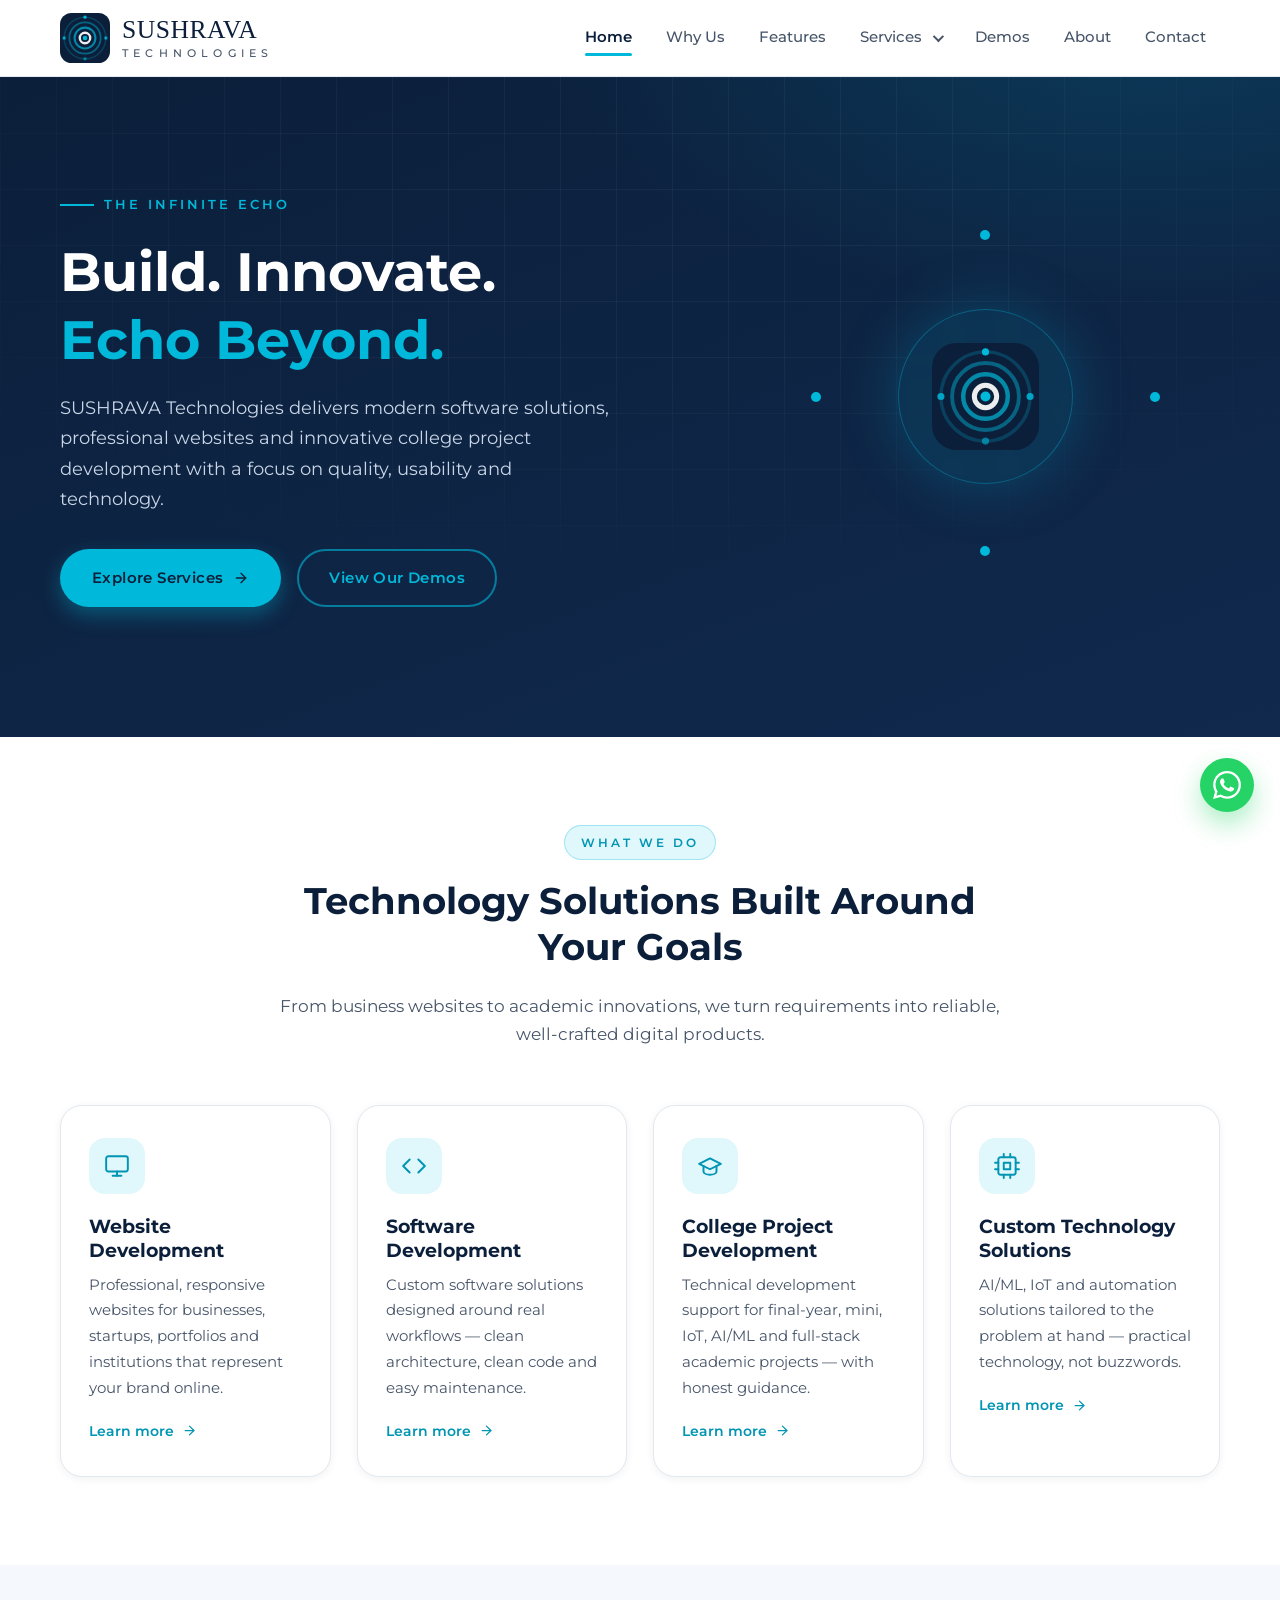
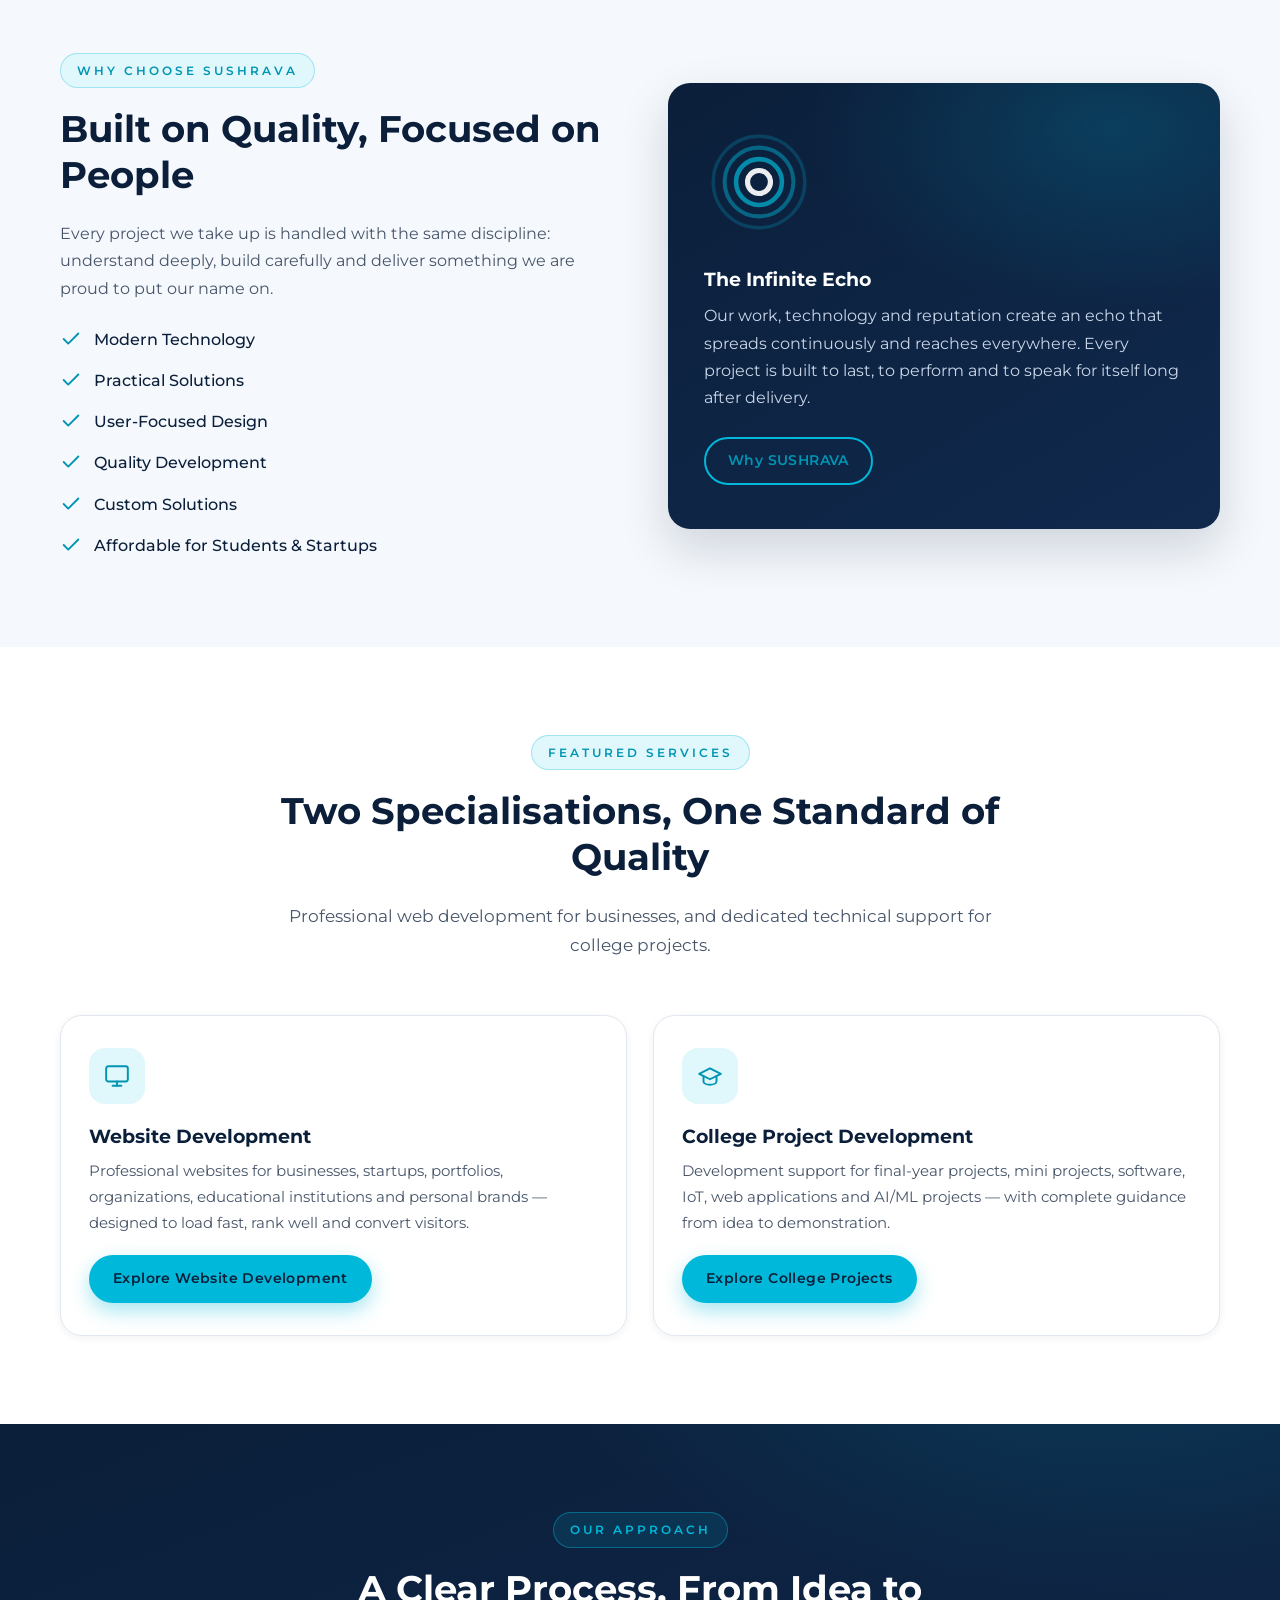
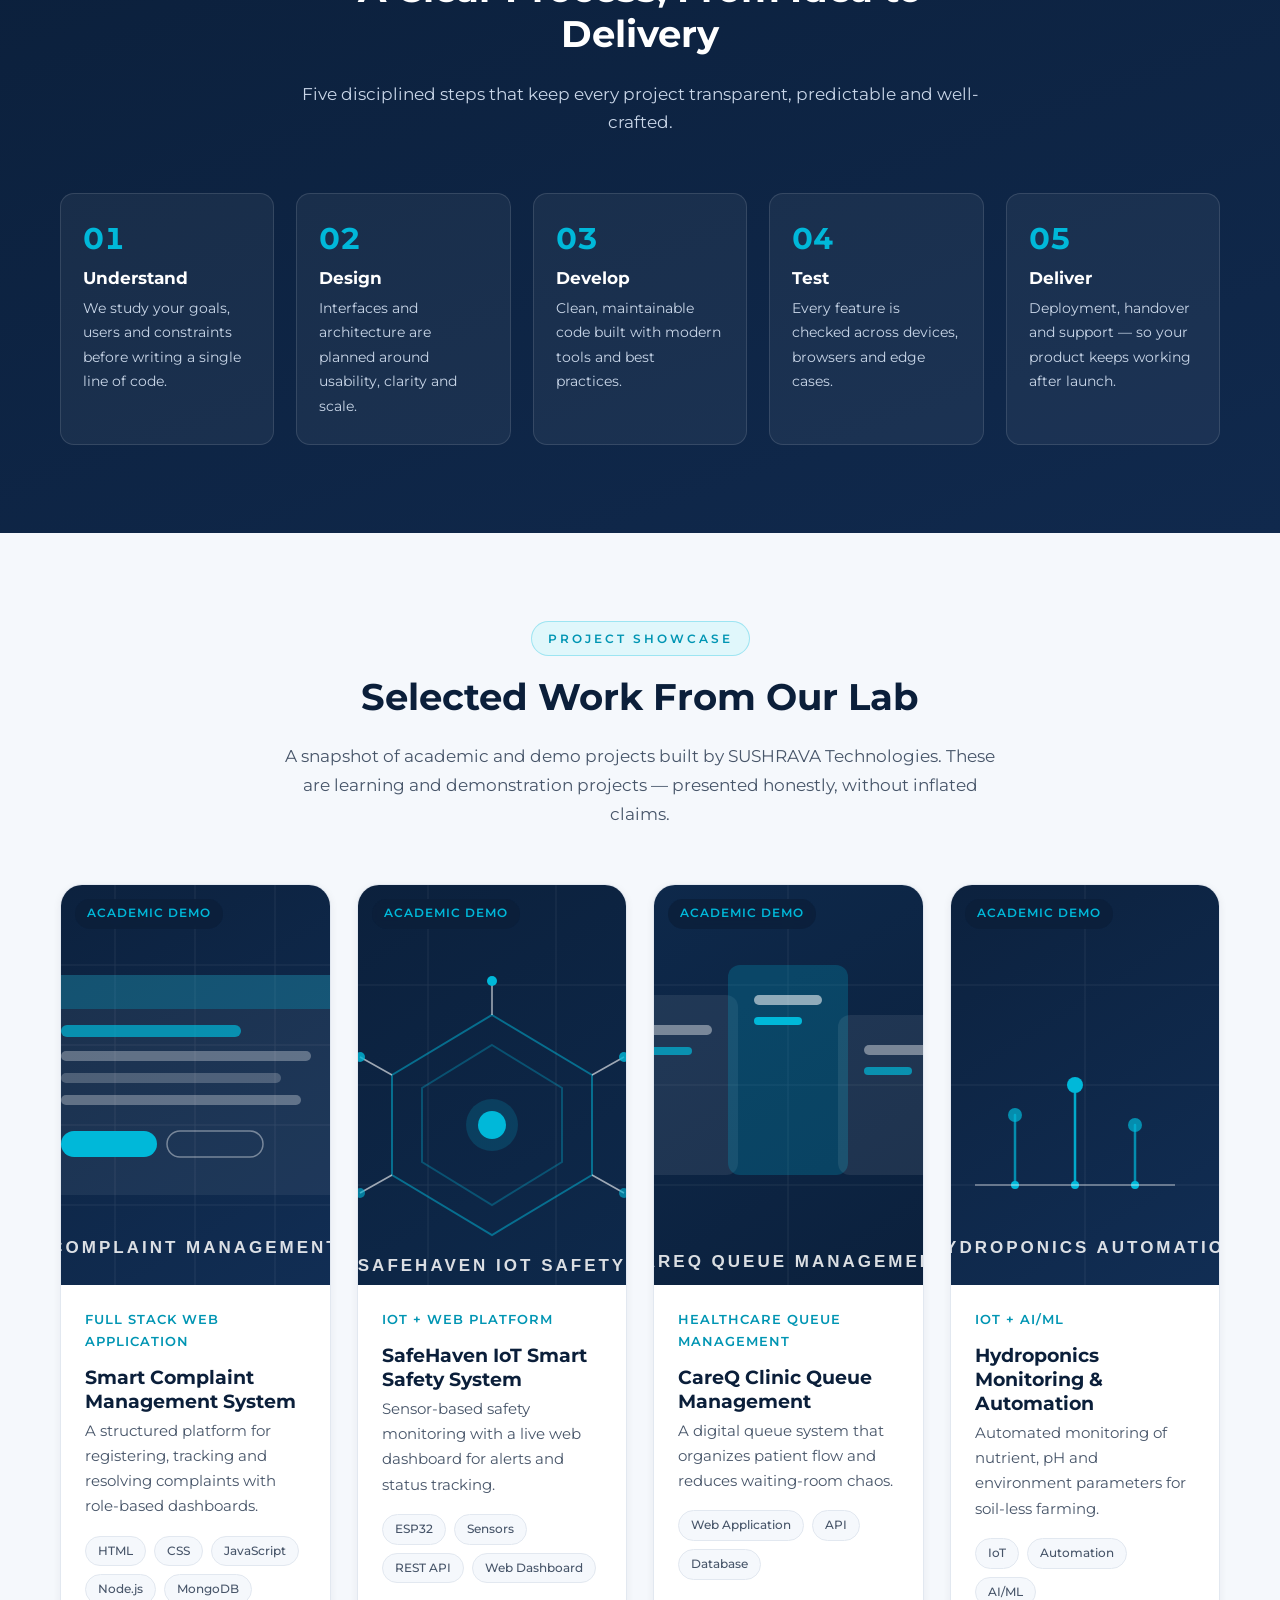
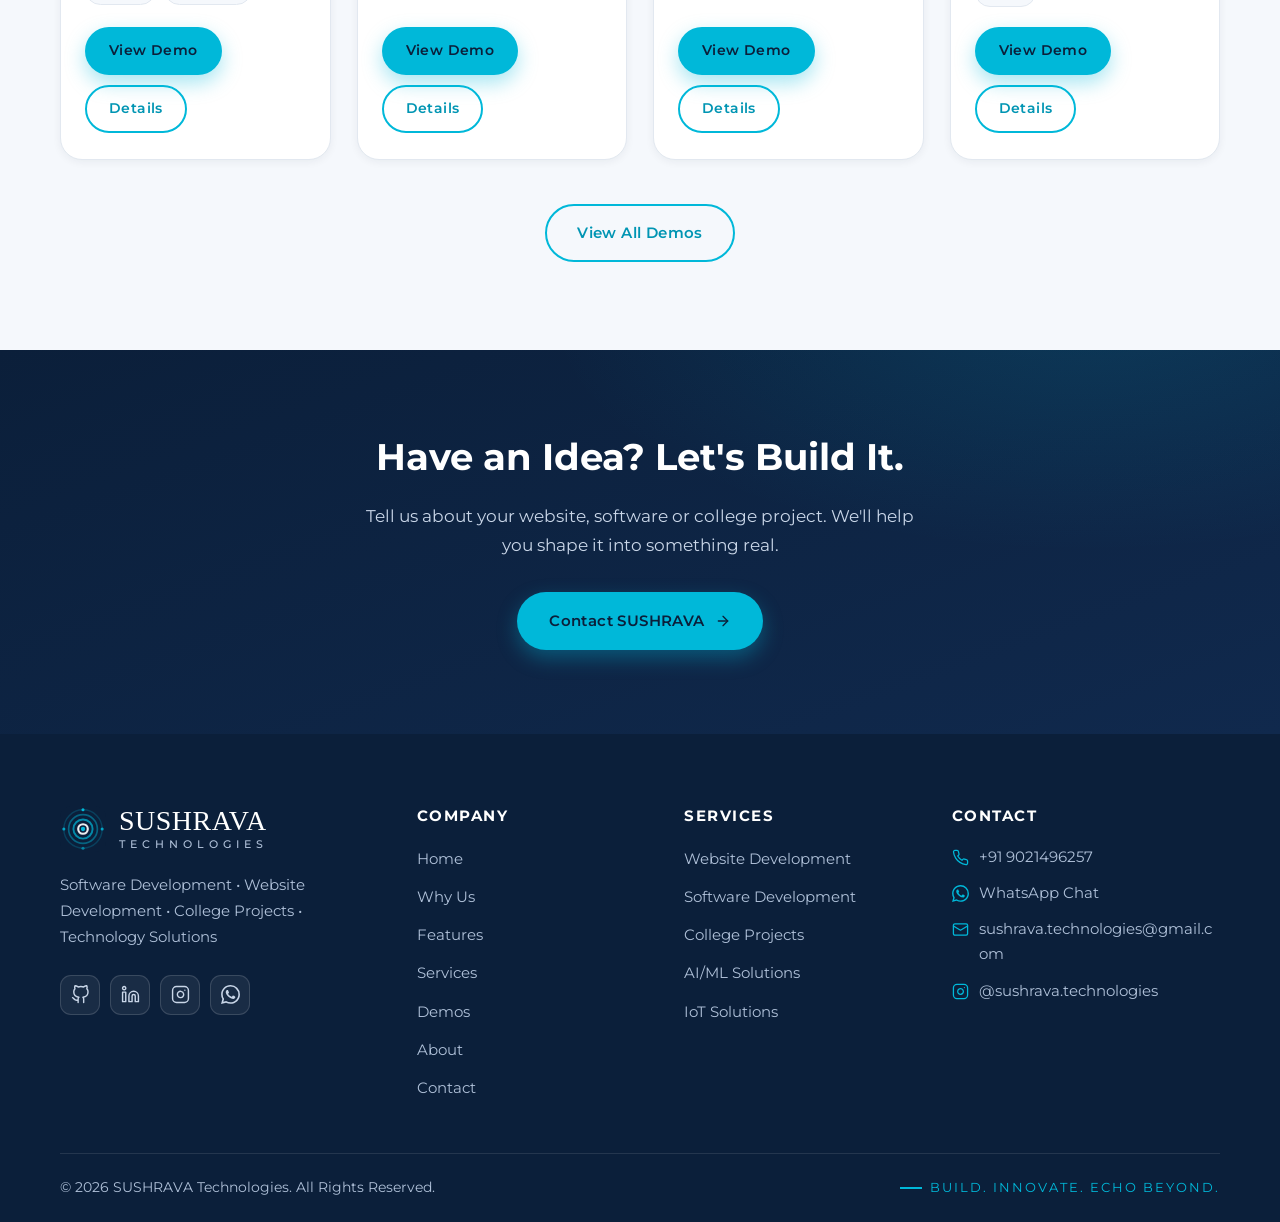
<file: index.html>
<!DOCTYPE html>
<html lang="en">
<head>
  <meta charset="UTF-8">
  <meta name="viewport" content="width=device-width, initial-scale=1.0">
  <title>SUSHRAVA Technologies | Software Development & Web Solutions</title>
  <meta name="description" content="SUSHRAVA Technologies delivers modern software solutions, professional websites and innovative college project development with a focus on quality, usability and technology.">
  <meta name="keywords" content="SUSHRAVA Technologies, software development, website development, college projects, academic projects, AI solutions, IoT projects, custom software">
  <meta name="author" content="SUSHRAVA Technologies">
  <meta property="og:type" content="website">
  <meta property="og:title" content="SUSHRAVA Technologies | Software Development & Web Solutions">
  <meta property="og:description" content="Modern software solutions, professional websites and innovative college project development. Build. Innovate. Echo Beyond.">
  <meta property="og:image" content="./assets/logo/logo.svg">
  <link rel="icon" type="image/svg+xml" href="./assets/logo/logo.svg">
  <link rel="preconnect" href="https://fonts.googleapis.com">
  <link rel="preconnect" href="https://fonts.gstatic.com" crossorigin>
  <link href="https://fonts.googleapis.com/css2?family=Montserrat:wght@400;500;600;700&display=swap" rel="stylesheet">
  <link rel="stylesheet" href="./css/style.css">
</head>
<body>
  <a class="skip-link" href="#main">Skip to main content</a>

  <!-- ===== Header ===== -->
  <header class="site-header">
    <div class="container nav-wrapper">
      <a href="./index.html" class="brand" aria-label="SUSHRAVA Technologies — Home">
        <span class="brand-logo"><img src="./assets/logo/logo.svg" alt="" width="50" height="50"></span>
        <span class="brand-text">
          <span class="brand-name">SUSHRAVA</span>
          <span class="brand-sub">TECHNOLOGIES</span>
        </span>
      </a>
      <nav class="main-nav" id="mainNav" aria-label="Main navigation">
        <ul>
          <li><a href="./index.html" aria-current="page">Home</a></li>
          <li><a href="./why-us.html">Why Us</a></li>
          <li><a href="./features.html">Features</a></li>
          <li class="has-dropdown">
            <a href="./services.html" aria-haspopup="true" aria-expanded="false">Services <span class="caret" aria-hidden="true"></span></a>
            <ul class="dropdown" aria-label="Services submenu">
              <li>
                <a href="./websites.html">
                  <span class="dropdown-icon" aria-hidden="true"><svg viewBox="0 0 24 24" fill="none" stroke="currentColor" stroke-width="1.8" stroke-linecap="round" stroke-linejoin="round"><rect x="2" y="3" width="20" height="14" rx="2"/><line x1="8" y1="21" x2="16" y2="21"/><line x1="12" y1="17" x2="12" y2="21"/></svg></span>
                  Website Development
                </a>
              </li>
              <li>
                <a href="./college-projects.html">
                  <span class="dropdown-icon" aria-hidden="true"><svg viewBox="0 0 24 24" fill="none" stroke="currentColor" stroke-width="1.8" stroke-linecap="round" stroke-linejoin="round"><path d="M22 10L12 5 2 10l10 5 10-5z"/><path d="M6 12v5c0 1.7 2.7 3 6 3s6-1.3 6-3v-5"/></svg></span>
                  College Projects
                </a>
              </li>
            </ul>
          </li>
          <li><a href="./demos.html">Demos</a></li>
          <li><a href="./about.html">About</a></li>
          <li><a href="./contact.html">Contact</a></li>
        </ul>
      </nav>
      <button class="nav-toggle" id="navToggle" type="button" aria-label="Open menu" aria-expanded="false" aria-controls="mainNav">
        <span></span><span></span><span></span>
      </button>
    </div>
  </header>

  <main id="main">
    <!-- ===== Hero ===== -->
    <section class="hero">
      <div class="container">
        <div class="reveal">
          <span class="hero-tagline">The Infinite Echo</span>
          <h1>Build. Innovate.<br><span class="accent">Echo Beyond.</span></h1>
          <p class="hero-lead">SUSHRAVA Technologies delivers modern software solutions, professional websites and innovative college project development with a focus on quality, usability and technology.</p>
          <div class="hero-actions">
            <a href="./services.html" class="btn btn-primary">Explore Services
              <svg viewBox="0 0 24 24" fill="none" stroke="currentColor" stroke-width="2" stroke-linecap="round" stroke-linejoin="round" aria-hidden="true"><line x1="5" y1="12" x2="19" y2="12"/><polyline points="12 5 19 12 12 19"/></svg>
            </a>
            <a href="./demos.html" class="btn btn-outline">View Our Demos</a>
          </div>
        </div>
        <div class="echo-stage reveal reveal-delay-1" aria-hidden="true">
          <span class="echo-ring"></span>
          <span class="echo-ring"></span>
          <span class="echo-ring"></span>
          <span class="echo-ring"></span>
          <span class="echo-node n1"></span>
          <span class="echo-node n2"></span>
          <span class="echo-node n3"></span>
          <span class="echo-node n4"></span>
          <div class="echo-core">
            <img src="./assets/logo/logo.svg" alt="" width="120" height="120">
          </div>
        </div>
      </div>
    </section>

    <!-- ===== What We Do ===== -->
    <section id="what-we-do">
      <div class="container">
        <div class="section-head reveal">
          <span class="eyebrow">What We Do</span>
          <h2>Technology Solutions Built Around Your Goals</h2>
          <p>From business websites to academic innovations, we turn requirements into reliable, well-crafted digital products.</p>
        </div>
        <div class="grid grid-4">
          <article class="card reveal">
            <div class="card-icon" aria-hidden="true">
              <svg viewBox="0 0 24 24" fill="none" stroke="currentColor" stroke-width="1.8" stroke-linecap="round" stroke-linejoin="round"><rect x="2" y="3" width="20" height="14" rx="2"/><line x1="8" y1="21" x2="16" y2="21"/><line x1="12" y1="17" x2="12" y2="21"/></svg>
            </div>
            <h3>Website Development</h3>
            <p>Professional, responsive websites for businesses, startups, portfolios and institutions that represent your brand online.</p>
            <a href="./websites.html" class="card-link">Learn more
              <svg viewBox="0 0 24 24" fill="none" stroke="currentColor" stroke-width="2" stroke-linecap="round" stroke-linejoin="round" aria-hidden="true"><line x1="5" y1="12" x2="19" y2="12"/><polyline points="12 5 19 12 12 19"/></svg>
            </a>
          </article>
          <article class="card reveal reveal-delay-1">
            <div class="card-icon" aria-hidden="true">
              <svg viewBox="0 0 24 24" fill="none" stroke="currentColor" stroke-width="1.8" stroke-linecap="round" stroke-linejoin="round"><polyline points="16 18 22 12 16 6"/><polyline points="8 6 2 12 8 18"/></svg>
            </div>
            <h3>Software Development</h3>
            <p>Custom software solutions designed around real workflows — clean architecture, clean code and easy maintenance.</p>
            <a href="./services.html" class="card-link">Learn more
              <svg viewBox="0 0 24 24" fill="none" stroke="currentColor" stroke-width="2" stroke-linecap="round" stroke-linejoin="round" aria-hidden="true"><line x1="5" y1="12" x2="19" y2="12"/><polyline points="12 5 19 12 12 19"/></svg>
            </a>
          </article>
          <article class="card reveal reveal-delay-2">
            <div class="card-icon" aria-hidden="true">
              <svg viewBox="0 0 24 24" fill="none" stroke="currentColor" stroke-width="1.8" stroke-linecap="round" stroke-linejoin="round"><path d="M22 10L12 5 2 10l10 5 10-5z"/><path d="M6 12v5c0 1.7 2.7 3 6 3s6-1.3 6-3v-5"/></svg>
            </div>
            <h3>College Project Development</h3>
            <p>Technical development support for final-year, mini, IoT, AI/ML and full-stack academic projects — with honest guidance.</p>
            <a href="./college-projects.html" class="card-link">Learn more
              <svg viewBox="0 0 24 24" fill="none" stroke="currentColor" stroke-width="2" stroke-linecap="round" stroke-linejoin="round" aria-hidden="true"><line x1="5" y1="12" x2="19" y2="12"/><polyline points="12 5 19 12 12 19"/></svg>
            </a>
          </article>
          <article class="card reveal reveal-delay-3">
            <div class="card-icon" aria-hidden="true">
              <svg viewBox="0 0 24 24" fill="none" stroke="currentColor" stroke-width="1.8" stroke-linecap="round" stroke-linejoin="round"><rect x="4" y="4" width="16" height="16" rx="2"/><rect x="9" y="9" width="6" height="6"/><path d="M9 1v3M15 1v3M9 20v3M15 20v3M1 9h3M1 15h3M20 9h3M20 15h3"/></svg>
            </div>
            <h3>Custom Technology Solutions</h3>
            <p>AI/ML, IoT and automation solutions tailored to the problem at hand — practical technology, not buzzwords.</p>
            <a href="./services.html" class="card-link">Learn more
              <svg viewBox="0 0 24 24" fill="none" stroke="currentColor" stroke-width="2" stroke-linecap="round" stroke-linejoin="round" aria-hidden="true"><line x1="5" y1="12" x2="19" y2="12"/><polyline points="12 5 19 12 12 19"/></svg>
            </a>
          </article>
        </div>
      </div>
    </section>

    <!-- ===== Why Choose SUSHRAVA ===== -->
    <section class="section-soft">
      <div class="container split">
        <div class="reveal">
          <span class="eyebrow">Why Choose SUSHRAVA</span>
          <h2>Built on Quality, Focused on People</h2>
          <p>Every project we take up is handled with the same discipline: understand deeply, build carefully and deliver something we are proud to put our name on.</p>
          <ul class="check-list">
            <li>
              <svg viewBox="0 0 24 24" fill="none" stroke="currentColor" stroke-width="2" stroke-linecap="round" stroke-linejoin="round" aria-hidden="true"><polyline points="20 6 9 17 4 12"/></svg>
              Modern Technology
            </li>
            <li>
              <svg viewBox="0 0 24 24" fill="none" stroke="currentColor" stroke-width="2" stroke-linecap="round" stroke-linejoin="round" aria-hidden="true"><polyline points="20 6 9 17 4 12"/></svg>
              Practical Solutions
            </li>
            <li>
              <svg viewBox="0 0 24 24" fill="none" stroke="currentColor" stroke-width="2" stroke-linecap="round" stroke-linejoin="round" aria-hidden="true"><polyline points="20 6 9 17 4 12"/></svg>
              User-Focused Design
            </li>
            <li>
              <svg viewBox="0 0 24 24" fill="none" stroke="currentColor" stroke-width="2" stroke-linecap="round" stroke-linejoin="round" aria-hidden="true"><polyline points="20 6 9 17 4 12"/></svg>
              Quality Development
            </li>
            <li>
              <svg viewBox="0 0 24 24" fill="none" stroke="currentColor" stroke-width="2" stroke-linecap="round" stroke-linejoin="round" aria-hidden="true"><polyline points="20 6 9 17 4 12"/></svg>
              Custom Solutions
            </li>
            <li>
              <svg viewBox="0 0 24 24" fill="none" stroke="currentColor" stroke-width="2" stroke-linecap="round" stroke-linejoin="round" aria-hidden="true"><polyline points="20 6 9 17 4 12"/></svg>
              Affordable for Students &amp; Startups
            </li>
          </ul>
        </div>
        <div class="panel-visual reveal reveal-delay-1">
          <svg class="echo-mini" viewBox="0 0 96 96" fill="none" stroke="#00B8D9" stroke-linecap="round" aria-hidden="true">
            <circle cx="48" cy="48" r="40" stroke-width="3" opacity="0.22"/>
            <circle cx="48" cy="48" r="30" stroke-width="3.5" opacity="0.45"/>
            <circle cx="48" cy="48" r="20" stroke-width="4" opacity="0.7"/>
            <circle cx="48" cy="48" r="10" stroke="#FFFFFF" stroke-width="4.5" opacity="0.92"/>
          </svg>
          <h3>The Infinite Echo</h3>
          <p>Our work, technology and reputation create an echo that spreads continuously and reaches everywhere. Every project is built to last, to perform and to speak for itself long after delivery.</p>
          <a href="./why-us.html" class="btn btn-outline btn-sm" style="margin-top: 10px;">Why SUSHRAVA</a>
        </div>
      </div>
    </section>

    <!-- ===== Featured Services ===== -->
    <section>
      <div class="container">
        <div class="section-head reveal">
          <span class="eyebrow">Featured Services</span>
          <h2>Two Specialisations, One Standard of Quality</h2>
          <p>Professional web development for businesses, and dedicated technical support for college projects.</p>
        </div>
        <div class="grid grid-2">
          <article class="card reveal">
            <div class="card-icon" aria-hidden="true">
              <svg viewBox="0 0 24 24" fill="none" stroke="currentColor" stroke-width="1.8" stroke-linecap="round" stroke-linejoin="round"><rect x="2" y="3" width="20" height="14" rx="2"/><line x1="8" y1="21" x2="16" y2="21"/><line x1="12" y1="17" x2="12" y2="21"/></svg>
            </div>
            <h3>Website Development</h3>
            <p>Professional websites for businesses, startups, portfolios, organizations, educational institutions and personal brands — designed to load fast, rank well and convert visitors.</p>
            <a href="./websites.html" class="btn btn-primary btn-sm" style="margin-top: 20px;">Explore Website Development</a>
          </article>
          <article class="card reveal reveal-delay-1">
            <div class="card-icon" aria-hidden="true">
              <svg viewBox="0 0 24 24" fill="none" stroke="currentColor" stroke-width="1.8" stroke-linecap="round" stroke-linejoin="round"><path d="M22 10L12 5 2 10l10 5 10-5z"/><path d="M6 12v5c0 1.7 2.7 3 6 3s6-1.3 6-3v-5"/></svg>
            </div>
            <h3>College Project Development</h3>
            <p>Development support for final-year projects, mini projects, software, IoT, web applications and AI/ML projects — with complete guidance from idea to demonstration.</p>
            <a href="./college-projects.html" class="btn btn-primary btn-sm" style="margin-top: 20px;">Explore College Projects</a>
          </article>
        </div>
      </div>
    </section>

    <!-- ===== Our Approach ===== -->
    <section class="section-dark">
      <div class="container">
        <div class="section-head reveal">
          <span class="eyebrow">Our Approach</span>
          <h2>A Clear Process, From Idea to Delivery</h2>
          <p>Five disciplined steps that keep every project transparent, predictable and well-crafted.</p>
        </div>
        <div class="steps">
          <article class="step reveal">
            <span class="step-num">01</span>
            <h3>Understand</h3>
            <p>We study your goals, users and constraints before writing a single line of code.</p>
          </article>
          <article class="step reveal reveal-delay-1">
            <span class="step-num">02</span>
            <h3>Design</h3>
            <p>Interfaces and architecture are planned around usability, clarity and scale.</p>
          </article>
          <article class="step reveal reveal-delay-2">
            <span class="step-num">03</span>
            <h3>Develop</h3>
            <p>Clean, maintainable code built with modern tools and best practices.</p>
          </article>
          <article class="step reveal reveal-delay-3">
            <span class="step-num">04</span>
            <h3>Test</h3>
            <p>Every feature is checked across devices, browsers and edge cases.</p>
          </article>
          <article class="step reveal reveal-delay-3">
            <span class="step-num">05</span>
            <h3>Deliver</h3>
            <p>Deployment, handover and support — so your product keeps working after launch.</p>
          </article>
        </div>
      </div>
    </section>

    <!-- ===== Project Showcase ===== -->
    <section class="section-soft">
      <div class="container">
        <div class="section-head reveal">
          <span class="eyebrow">Project Showcase</span>
          <h2>Selected Work From Our Lab</h2>
          <p>A snapshot of academic and demo projects built by SUSHRAVA Technologies. These are learning and demonstration projects — presented honestly, without inflated claims.</p>
        </div>
        <div class="grid grid-4">
          <article class="project-card reveal">
            <div class="project-media">
              <img src="./assets/projects/complaint-management.svg" alt="Smart Complaint Management System interface preview" loading="lazy" width="640" height="400">
              <span class="badge">Academic Demo</span>
            </div>
            <div class="project-body">
              <span class="project-cat">Full Stack Web Application</span>
              <h3>Smart Complaint Management System</h3>
              <p>A structured platform for registering, tracking and resolving complaints with role-based dashboards.</p>
              <ul class="tech-tags">
                <li>HTML</li><li>CSS</li><li>JavaScript</li><li>Node.js</li><li>MongoDB</li>
              </ul>
              <div class="project-actions">
                <a href="./demos.html" class="btn btn-primary btn-sm">View Demo</a>
                <a href="./demos.html" class="btn btn-outline btn-sm">Details</a>
              </div>
            </div>
          </article>
          <article class="project-card reveal reveal-delay-1">
            <div class="project-media">
              <img src="./assets/projects/safehaven-iot.svg" alt="SafeHaven IoT smart safety system network preview" loading="lazy" width="640" height="400">
              <span class="badge">Academic Demo</span>
            </div>
            <div class="project-body">
              <span class="project-cat">IoT + Web Platform</span>
              <h3>SafeHaven IoT Smart Safety System</h3>
              <p>Sensor-based safety monitoring with a live web dashboard for alerts and status tracking.</p>
              <ul class="tech-tags">
                <li>ESP32</li><li>Sensors</li><li>REST API</li><li>Web Dashboard</li>
              </ul>
              <div class="project-actions">
                <a href="./demos.html" class="btn btn-primary btn-sm">View Demo</a>
                <a href="./demos.html" class="btn btn-outline btn-sm">Details</a>
              </div>
            </div>
          </article>
          <article class="project-card reveal reveal-delay-2">
            <div class="project-media">
              <img src="./assets/projects/careq.svg" alt="CareQ clinic queue management dashboard preview" loading="lazy" width="640" height="400">
              <span class="badge">Academic Demo</span>
            </div>
            <div class="project-body">
              <span class="project-cat">Healthcare Queue Management</span>
              <h3>CareQ Clinic Queue Management</h3>
              <p>A digital queue system that organizes patient flow and reduces waiting-room chaos.</p>
              <ul class="tech-tags">
                <li>Web Application</li><li>API</li><li>Database</li>
              </ul>
              <div class="project-actions">
                <a href="./demos.html" class="btn btn-primary btn-sm">View Demo</a>
                <a href="./demos.html" class="btn btn-outline btn-sm">Details</a>
              </div>
            </div>
          </article>
          <article class="project-card reveal reveal-delay-3">
            <div class="project-media">
              <img src="./assets/projects/hydroponics.svg" alt="Hydroponics monitoring and automation system preview" loading="lazy" width="640" height="400">
              <span class="badge">Academic Demo</span>
            </div>
            <div class="project-body">
              <span class="project-cat">IoT + AI/ML</span>
              <h3>Hydroponics Monitoring &amp; Automation</h3>
              <p>Automated monitoring of nutrient, pH and environment parameters for soil-less farming.</p>
              <ul class="tech-tags">
                <li>IoT</li><li>Automation</li><li>AI/ML</li>
              </ul>
              <div class="project-actions">
                <a href="./demos.html" class="btn btn-primary btn-sm">View Demo</a>
                <a href="./demos.html" class="btn btn-outline btn-sm">Details</a>
              </div>
            </div>
          </article>
        </div>
        <div style="text-align: center; margin-top: 44px;" class="reveal">
          <a href="./demos.html" class="btn btn-outline">View All Demos</a>
        </div>
      </div>
    </section>

    <!-- ===== Final CTA ===== -->
    <section class="section-dark cta-band">
      <div class="container reveal">
        <h2>Have an Idea? Let's Build It.</h2>
        <p>Tell us about your website, software or college project. We'll help you shape it into something real.</p>
        <a href="./contact.html" class="btn btn-primary">Contact SUSHRAVA
          <svg viewBox="0 0 24 24" fill="none" stroke="currentColor" stroke-width="2" stroke-linecap="round" stroke-linejoin="round" aria-hidden="true"><line x1="5" y1="12" x2="19" y2="12"/><polyline points="12 5 19 12 12 19"/></svg>
        </a>
      </div>
    </section>
  </main>

  <!-- ===== Footer ===== -->
  <footer class="site-footer">
    <div class="container">
      <div class="footer-grid">
        <div class="footer-brand">
          <a class="footer-logo" href="./index.html" aria-label="SUSHRAVA Technologies — Home">
            <span class="brand-logo"><img src="./assets/logo/logo.svg" alt="" width="46" height="46"></span>
            <span class="brand-text">
              <span class="brand-name">SUSHRAVA</span>
              <span class="brand-sub">TECHNOLOGIES</span>
            </span>
          </a>
          <p class="footer-tagline">Software Development &bull; Website Development &bull; College Projects &bull; Technology Solutions</p>
          <ul class="social-list">
            <li><a href="https://github.com/sushant-0611" target="_blank" rel="noopener noreferrer" aria-label="GitHub — sushant-0611"><svg viewBox="0 0 24 24" fill="none" stroke="currentColor" stroke-width="1.8" stroke-linecap="round" stroke-linejoin="round" aria-hidden="true"><path d="M9 19c-5 1.5-5-2.5-7-3m14 6v-3.87a3.37 3.37 0 0 0-.94-2.61c3.14-.35 6.44-1.54 6.44-7A5.44 5.44 0 0 0 20 4.77 5.07 5.07 0 0 0 19.91 1S18.73.65 16 2.48a13.38 13.38 0 0 0-7 0C6.27.65 5.09 1 5.09 1A5.07 5.07 0 0 0 5 4.77a5.44 5.44 0 0 0-1.5 3.78c0 5.42 3.3 6.61 6.44 7A3.37 3.37 0 0 0 9 18.13V22"/></svg></a></li>
            <li><a href="https://www.linkedin.com/in/sushant-kakade" target="_blank" rel="noopener noreferrer" aria-label="LinkedIn — Sushant Kakade"><svg viewBox="0 0 24 24" fill="none" stroke="currentColor" stroke-width="1.8" stroke-linecap="round" stroke-linejoin="round" aria-hidden="true"><path d="M16 8a6 6 0 0 1 6 6v7h-4v-7a2 2 0 0 0-2-2 2 2 0 0 0-2 2v7h-4v-7a6 6 0 0 1 6-6z"/><rect x="2" y="9" width="4" height="12"/><circle cx="4" cy="4" r="2"/></svg></a></li>
            <li><a href="https://www.instagram.com/sushrava.technologies" target="_blank" rel="noopener noreferrer" aria-label="Instagram — @sushrava.technologies"><svg viewBox="0 0 24 24" fill="none" stroke="currentColor" stroke-width="1.8" stroke-linecap="round" stroke-linejoin="round" aria-hidden="true"><rect x="2" y="2" width="20" height="20" rx="5" ry="5"/><path d="M16 11.37A4 4 0 1 1 12.63 8 4 4 0 0 1 16 11.37z"/><line x1="17.5" y1="6.5" x2="17.51" y2="6.5"/></svg></a></li>
            <li><a href="https://wa.me/919021496257?text=Hello%20SUSHRAVA%20Technologies%2C%20I%20found%20your%20website%20and%20I%20would%20like%20to%20discuss%20a%20project." target="_blank" rel="noopener noreferrer" aria-label="Chat with SUSHRAVA Technologies on WhatsApp"><svg viewBox="0 0 24 24" fill="currentColor" aria-hidden="true"><path d="M17.472 14.382c-.297-.149-1.758-.867-2.03-.967-.273-.099-.471-.148-.67.15-.197.297-.767.966-.94 1.164-.173.199-.347.223-.644.075-.297-.15-1.255-.463-2.39-1.475-.883-.788-1.48-1.761-1.653-2.059-.173-.297-.018-.458.13-.606.134-.133.297-.347.446-.52.149-.174.198-.298.298-.497.099-.198.05-.371-.025-.52-.075-.149-.669-1.612-.916-2.207-.242-.579-.487-.5-.669-.51-.173-.008-.371-.01-.57-.01-.198 0-.52.074-.792.372-.272.297-1.04 1.016-1.04 2.479 0 1.462 1.065 2.875 1.213 3.074.149.198 2.096 3.2 5.077 4.487.709.306 1.262.489 1.694.625.712.227 1.36.195 1.871.118.571-.085 1.758-.719 2.006-1.413.248-.694.248-1.289.173-1.413-.074-.124-.272-.198-.57-.347m-5.421 7.403h-.004a9.87 9.87 0 0 1-5.031-1.378l-.361-.214-3.741.982.998-3.648-.235-.374a9.86 9.86 0 0 1-1.51-5.26c.001-5.45 4.436-9.884 9.888-9.884 2.64 0 5.122 1.03 6.988 2.898a9.825 9.825 0 0 1 2.893 6.994c-.003 5.45-4.437 9.884-9.885 9.884m8.413-18.297A11.815 11.815 0 0 0 12.05 0C5.495 0 .16 5.335.157 11.892c0 2.096.547 4.142 1.588 5.945L.057 24l6.305-1.654a11.882 11.882 0 0 0 5.683 1.448h.005c6.554 0 11.89-5.335 11.893-11.893a11.821 11.821 0 0 0-3.48-8.413Z"/></svg></a></li>
          </ul>
        </div>
        <nav class="footer-col" aria-label="Footer navigation">
          <h4>Company</h4>
          <ul>
            <li><a href="./index.html">Home</a></li>
            <li><a href="./why-us.html">Why Us</a></li>
            <li><a href="./features.html">Features</a></li>
            <li><a href="./services.html">Services</a></li>
            <li><a href="./demos.html">Demos</a></li>
            <li><a href="./about.html">About</a></li>
            <li><a href="./contact.html">Contact</a></li>
          </ul>
        </nav>
        <div class="footer-col">
          <h4>Services</h4>
          <ul>
            <li><a href="./websites.html">Website Development</a></li>
            <li><a href="./services.html">Software Development</a></li>
            <li><a href="./college-projects.html">College Projects</a></li>
            <li><a href="./services.html">AI/ML Solutions</a></li>
            <li><a href="./services.html">IoT Solutions</a></li>
          </ul>
        </div>
        <div class="footer-col">
          <h4>Contact</h4>
          <ul class="footer-contact">
            <li>
              <svg viewBox="0 0 24 24" fill="none" stroke="currentColor" stroke-width="1.8" stroke-linecap="round" stroke-linejoin="round" aria-hidden="true"><path d="M22 16.92v3a2 2 0 0 1-2.18 2 19.79 19.79 0 0 1-8.63-3.07 19.5 19.5 0 0 1-6-6 19.79 19.79 0 0 1-3.07-8.67A2 2 0 0 1 4.11 2h3a2 2 0 0 1 2 1.72c.127.96.361 1.903.7 2.81a2 2 0 0 1-.45 2.11L8.09 9.91a16 16 0 0 0 6 6l1.27-1.27a2 2 0 0 1 2.11-.45c.907.339 1.85.573 2.81.7A2 2 0 0 1 22 16.92z"/></svg>
              <a href="tel:+919021496257">+91 9021496257</a>
            </li>
            <li>
              <svg viewBox="0 0 24 24" fill="currentColor" aria-hidden="true"><path d="M17.472 14.382c-.297-.149-1.758-.867-2.03-.967-.273-.099-.471-.148-.67.15-.197.297-.767.966-.94 1.164-.173.199-.347.223-.644.075-.297-.15-1.255-.463-2.39-1.475-.883-.788-1.48-1.761-1.653-2.059-.173-.297-.018-.458.13-.606.134-.133.297-.347.446-.52.149-.174.198-.298.298-.497.099-.198.05-.371-.025-.52-.075-.149-.669-1.612-.916-2.207-.242-.579-.487-.5-.669-.51-.173-.008-.371-.01-.57-.01-.198 0-.52.074-.792.372-.272.297-1.04 1.016-1.04 2.479 0 1.462 1.065 2.875 1.213 3.074.149.198 2.096 3.2 5.077 4.487.709.306 1.262.489 1.694.625.712.227 1.36.195 1.871.118.571-.085 1.758-.719 2.006-1.413.248-.694.248-1.289.173-1.413-.074-.124-.272-.198-.57-.347m-5.421 7.403h-.004a9.87 9.87 0 0 1-5.031-1.378l-.361-.214-3.741.982.998-3.648-.235-.374a9.86 9.86 0 0 1-1.51-5.26c.001-5.45 4.436-9.884 9.888-9.884 2.64 0 5.122 1.03 6.988 2.898a9.825 9.825 0 0 1 2.893 6.994c-.003 5.45-4.437 9.884-9.885 9.884m8.413-18.297A11.815 11.815 0 0 0 12.05 0C5.495 0 .16 5.335.157 11.892c0 2.096.547 4.142 1.588 5.945L.057 24l6.305-1.654a11.882 11.882 0 0 0 5.683 1.448h.005c6.554 0 11.89-5.335 11.893-11.893a11.821 11.821 0 0 0-3.48-8.413Z"/></svg>
              <a href="https://wa.me/919021496257?text=Hello%20SUSHRAVA%20Technologies%2C%20I%20found%20your%20website%20and%20I%20would%20like%20to%20discuss%20a%20project." target="_blank" rel="noopener noreferrer">WhatsApp Chat</a>
            </li>
            <li>
              <svg viewBox="0 0 24 24" fill="none" stroke="currentColor" stroke-width="1.8" stroke-linecap="round" stroke-linejoin="round" aria-hidden="true"><rect x="2" y="4" width="20" height="16" rx="2"/><path d="m22 7-10 6L2 7"/></svg>
              <a href="mailto:sushrava.technologies@gmail.com">sushrava.technologies@gmail.com</a>
            </li>
            <li>
              <svg viewBox="0 0 24 24" fill="none" stroke="currentColor" stroke-width="1.8" stroke-linecap="round" stroke-linejoin="round" aria-hidden="true"><rect x="2" y="2" width="20" height="20" rx="5" ry="5"/><path d="M16 11.37A4 4 0 1 1 12.63 8 4 4 0 0 1 16 11.37z"/><line x1="17.5" y1="6.5" x2="17.51" y2="6.5"/></svg>
              <a href="https://www.instagram.com/sushrava.technologies" target="_blank" rel="noopener noreferrer">@sushrava.technologies</a>
            </li>
          </ul>
        </div>
      </div>
      <div class="footer-bottom">
        <p>© <span class="js-year">2026</span> SUSHRAVA Technologies. All Rights Reserved.</p>
        <span class="footer-echo">Build. Innovate. Echo Beyond.</span>
      </div>
    </div>
  </footer>

  <a class="whatsapp-float" href="https://wa.me/919021496257?text=Hello%20SUSHRAVA%20Technologies%2C%20I%20found%20your%20website%20and%20I%20would%20like%20to%20discuss%20a%20project." target="_blank" rel="noopener noreferrer" aria-label="Chat with SUSHRAVA Technologies on WhatsApp">
    <svg viewBox="0 0 24 24" fill="currentColor" aria-hidden="true"><path d="M17.472 14.382c-.297-.149-1.758-.867-2.03-.967-.273-.099-.471-.148-.67.15-.197.297-.767.966-.94 1.164-.173.199-.347.223-.644.075-.297-.15-1.255-.463-2.39-1.475-.883-.788-1.48-1.761-1.653-2.059-.173-.297-.018-.458.13-.606.134-.133.297-.347.446-.52.149-.174.198-.298.298-.497.099-.198.05-.371-.025-.52-.075-.149-.669-1.612-.916-2.207-.242-.579-.487-.5-.669-.51-.173-.008-.371-.01-.57-.01-.198 0-.52.074-.792.372-.272.297-1.04 1.016-1.04 2.479 0 1.462 1.065 2.875 1.213 3.074.149.198 2.096 3.2 5.077 4.487.709.306 1.262.489 1.694.625.712.227 1.36.195 1.871.118.571-.085 1.758-.719 2.006-1.413.248-.694.248-1.289.173-1.413-.074-.124-.272-.198-.57-.347m-5.421 7.403h-.004a9.87 9.87 0 0 1-5.031-1.378l-.361-.214-3.741.982.998-3.648-.235-.374a9.86 9.86 0 0 1-1.51-5.26c.001-5.45 4.436-9.884 9.888-9.884 2.64 0 5.122 1.03 6.988 2.898a9.825 9.825 0 0 1 2.893 6.994c-.003 5.45-4.437 9.884-9.885 9.884m8.413-18.297A11.815 11.815 0 0 0 12.05 0C5.495 0 .16 5.335.157 11.892c0 2.096.547 4.142 1.588 5.945L.057 24l6.305-1.654a11.882 11.882 0 0 0 5.683 1.448h.005c6.554 0 11.89-5.335 11.893-11.893a11.821 11.821 0 0 0-3.48-8.413Z"/></svg>
  </a>

  <button class="back-to-top" type="button" aria-label="Back to top">
    <svg viewBox="0 0 24 24" fill="none" stroke="currentColor" stroke-width="2.2" stroke-linecap="round" stroke-linejoin="round" aria-hidden="true"><line x1="12" y1="19" x2="12" y2="5"/><polyline points="5 12 12 5 19 12"/></svg>
  </button>

  <script src="./js/script.js" defer></script>
</body>
</html>
</file>
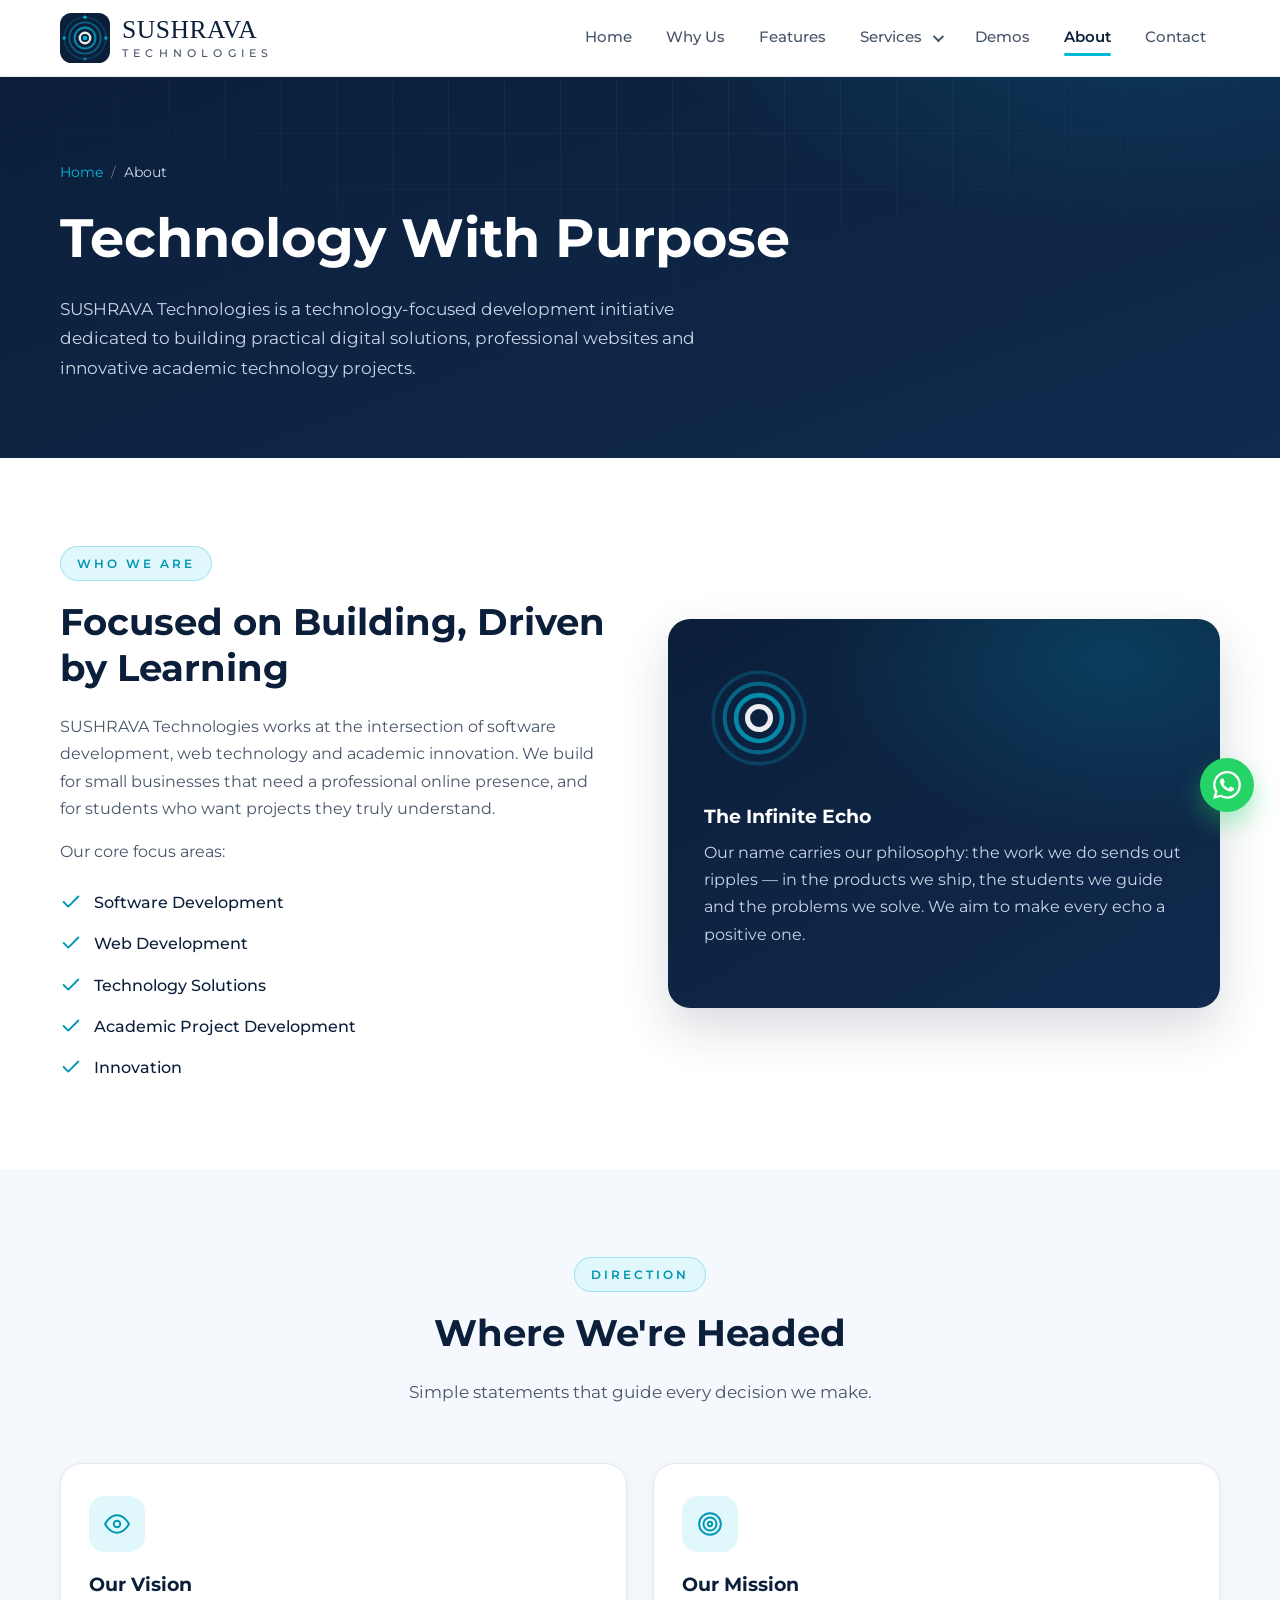
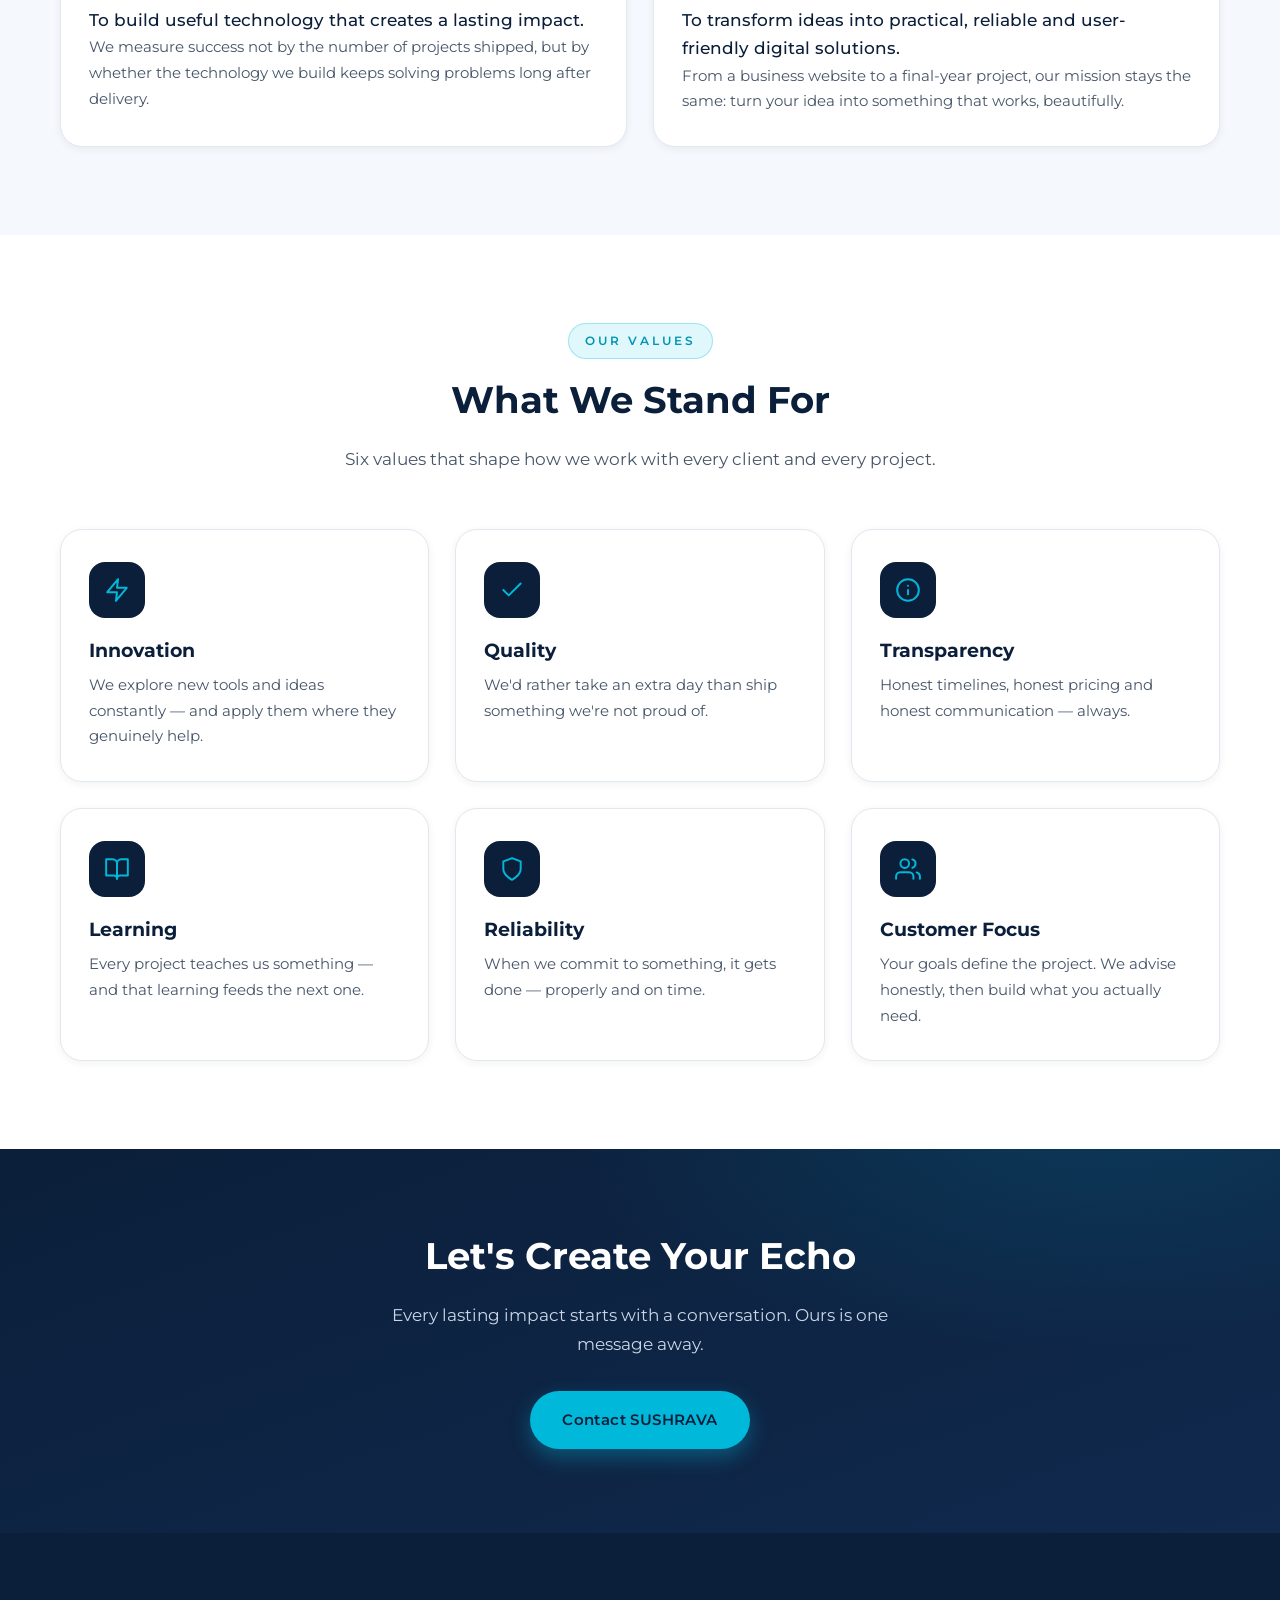
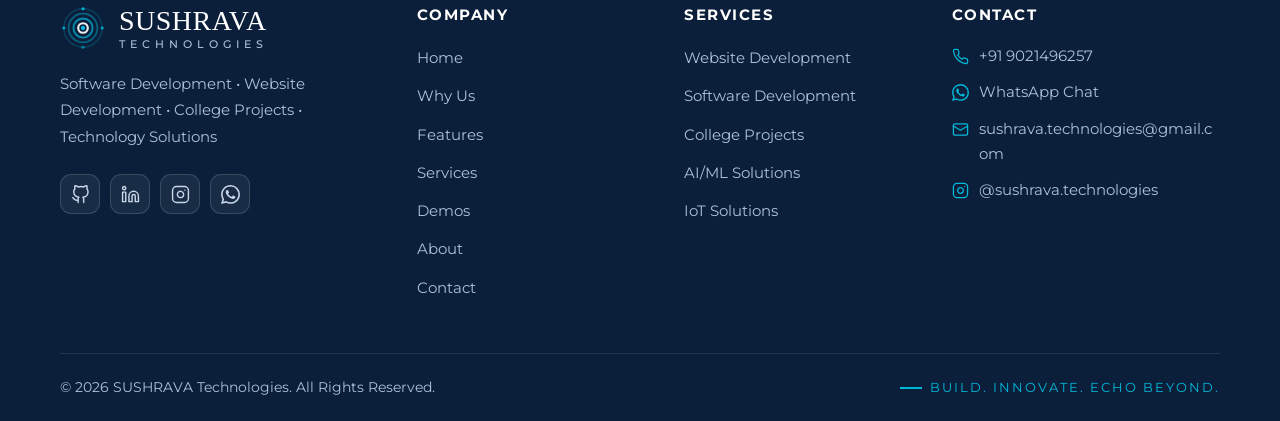
<file: about.html>
<!DOCTYPE html>
<html lang="en">
<head>
  <meta charset="UTF-8">
  <meta name="viewport" content="width=device-width, initial-scale=1.0">
  <title>About | SUSHRAVA Technologies</title>
  <meta name="description" content="About SUSHRAVA Technologies — a technology-focused development initiative building practical digital solutions, professional websites and innovative academic technology projects.">
  <meta name="keywords" content="about SUSHRAVA Technologies, technology company, software development initiative, academic technology projects">
  <meta name="author" content="SUSHRAVA Technologies">
  <meta property="og:type" content="website">
  <meta property="og:title" content="About | SUSHRAVA Technologies">
  <meta property="og:description" content="Technology with purpose — learn about SUSHRAVA's vision, mission and values.">
  <link rel="icon" type="image/svg+xml" href="./assets/logo/logo.svg">
  <link rel="preconnect" href="https://fonts.googleapis.com">
  <link rel="preconnect" href="https://fonts.gstatic.com" crossorigin>
  <link href="https://fonts.googleapis.com/css2?family=Montserrat:wght@400;500;600;700&display=swap" rel="stylesheet">
  <link rel="stylesheet" href="./css/style.css">
</head>
<body>
  <a class="skip-link" href="#main">Skip to main content</a>

  <!-- ===== Header ===== -->
  <header class="site-header">
    <div class="container nav-wrapper">
      <a href="./index.html" class="brand" aria-label="SUSHRAVA Technologies — Home">
        <span class="brand-logo"><img src="./assets/logo/logo.svg" alt="" width="50" height="50"></span>
        <span class="brand-text">
          <span class="brand-name">SUSHRAVA</span>
          <span class="brand-sub">TECHNOLOGIES</span>
        </span>
      </a>
      <nav class="main-nav" id="mainNav" aria-label="Main navigation">
        <ul>
          <li><a href="./index.html">Home</a></li>
          <li><a href="./why-us.html">Why Us</a></li>
          <li><a href="./features.html">Features</a></li>
          <li class="has-dropdown">
            <a href="./services.html" aria-haspopup="true" aria-expanded="false">Services <span class="caret" aria-hidden="true"></span></a>
            <ul class="dropdown" aria-label="Services submenu">
              <li>
                <a href="./websites.html">
                  <span class="dropdown-icon" aria-hidden="true"><svg viewBox="0 0 24 24" fill="none" stroke="currentColor" stroke-width="1.8" stroke-linecap="round" stroke-linejoin="round"><rect x="2" y="3" width="20" height="14" rx="2"/><line x1="8" y1="21" x2="16" y2="21"/><line x1="12" y1="17" x2="12" y2="21"/></svg></span>
                  Website Development
                </a>
              </li>
              <li>
                <a href="./college-projects.html">
                  <span class="dropdown-icon" aria-hidden="true"><svg viewBox="0 0 24 24" fill="none" stroke="currentColor" stroke-width="1.8" stroke-linecap="round" stroke-linejoin="round"><path d="M22 10L12 5 2 10l10 5 10-5z"/><path d="M6 12v5c0 1.7 2.7 3 6 3s6-1.3 6-3v-5"/></svg></span>
                  College Projects
                </a>
              </li>
            </ul>
          </li>
          <li><a href="./demos.html">Demos</a></li>
          <li><a href="./about.html" aria-current="page">About</a></li>
          <li><a href="./contact.html">Contact</a></li>
        </ul>
      </nav>
      <button class="nav-toggle" id="navToggle" type="button" aria-label="Open menu" aria-expanded="false" aria-controls="mainNav">
        <span></span><span></span><span></span>
      </button>
    </div>
  </header>

  <main id="main">
    <!-- ===== Page Hero ===== -->
    <section class="page-hero">
      <div class="container">
        <nav aria-label="Breadcrumb">
          <ol class="breadcrumb">
            <li><a href="./index.html">Home</a></li>
            <li aria-current="page">About</li>
          </ol>
        </nav>
        <h1>Technology With Purpose</h1>
        <p>SUSHRAVA Technologies is a technology-focused development initiative dedicated to building practical digital solutions, professional websites and innovative academic technology projects.</p>
      </div>
    </section>

    <!-- ===== Who We Are ===== -->
    <section>
      <div class="container split">
        <div class="reveal">
          <span class="eyebrow">Who We Are</span>
          <h2>Focused on Building, Driven by Learning</h2>
          <p>SUSHRAVA Technologies works at the intersection of software development, web technology and academic innovation. We build for small businesses that need a professional online presence, and for students who want projects they truly understand.</p>
          <p>Our core focus areas:</p>
          <ul class="check-list">
            <li>
              <svg viewBox="0 0 24 24" fill="none" stroke="currentColor" stroke-width="2" stroke-linecap="round" stroke-linejoin="round" aria-hidden="true"><polyline points="20 6 9 17 4 12"/></svg>
              Software Development
            </li>
            <li>
              <svg viewBox="0 0 24 24" fill="none" stroke="currentColor" stroke-width="2" stroke-linecap="round" stroke-linejoin="round" aria-hidden="true"><polyline points="20 6 9 17 4 12"/></svg>
              Web Development
            </li>
            <li>
              <svg viewBox="0 0 24 24" fill="none" stroke="currentColor" stroke-width="2" stroke-linecap="round" stroke-linejoin="round" aria-hidden="true"><polyline points="20 6 9 17 4 12"/></svg>
              Technology Solutions
            </li>
            <li>
              <svg viewBox="0 0 24 24" fill="none" stroke="currentColor" stroke-width="2" stroke-linecap="round" stroke-linejoin="round" aria-hidden="true"><polyline points="20 6 9 17 4 12"/></svg>
              Academic Project Development
            </li>
            <li>
              <svg viewBox="0 0 24 24" fill="none" stroke="currentColor" stroke-width="2" stroke-linecap="round" stroke-linejoin="round" aria-hidden="true"><polyline points="20 6 9 17 4 12"/></svg>
              Innovation
            </li>
          </ul>
        </div>
        <div class="panel-visual reveal reveal-delay-1">
          <svg class="echo-mini" viewBox="0 0 96 96" fill="none" stroke="#00B8D9" stroke-linecap="round" aria-hidden="true">
            <circle cx="48" cy="48" r="40" stroke-width="3" opacity="0.22"/>
            <circle cx="48" cy="48" r="30" stroke-width="3.5" opacity="0.45"/>
            <circle cx="48" cy="48" r="20" stroke-width="4" opacity="0.7"/>
            <circle cx="48" cy="48" r="10" stroke="#FFFFFF" stroke-width="4.5" opacity="0.92"/>
          </svg>
          <h3>The Infinite Echo</h3>
          <p>Our name carries our philosophy: the work we do sends out ripples — in the products we ship, the students we guide and the problems we solve. We aim to make every echo a positive one.</p>
        </div>
      </div>
    </section>

    <!-- ===== Vision & Mission ===== -->
    <section class="section-soft">
      <div class="container">
        <div class="section-head reveal">
          <span class="eyebrow">Direction</span>
          <h2>Where We're Headed</h2>
          <p>Simple statements that guide every decision we make.</p>
        </div>
        <div class="grid grid-2">
          <article class="card reveal">
            <div class="card-icon" aria-hidden="true">
              <svg viewBox="0 0 24 24" fill="none" stroke="currentColor" stroke-width="1.8" stroke-linecap="round" stroke-linejoin="round"><path d="M1 12s4-8 11-8 11 8 11 8-4 8-11 8-11-8-11-8z"/><circle cx="12" cy="12" r="3"/></svg>
            </div>
            <h3>Our Vision</h3>
            <p style="font-size: 1.05rem; color: var(--navy); font-weight: 500;">To build useful technology that creates a lasting impact.</p>
            <p>We measure success not by the number of projects shipped, but by whether the technology we build keeps solving problems long after delivery.</p>
          </article>
          <article class="card reveal reveal-delay-1">
            <div class="card-icon" aria-hidden="true">
              <svg viewBox="0 0 24 24" fill="none" stroke="currentColor" stroke-width="1.8" stroke-linecap="round" stroke-linejoin="round"><circle cx="12" cy="12" r="10"/><circle cx="12" cy="12" r="6"/><circle cx="12" cy="12" r="2"/></svg>
            </div>
            <h3>Our Mission</h3>
            <p style="font-size: 1.05rem; color: var(--navy); font-weight: 500;">To transform ideas into practical, reliable and user-friendly digital solutions.</p>
            <p>From a business website to a final-year project, our mission stays the same: turn your idea into something that works, beautifully.</p>
          </article>
        </div>
      </div>
    </section>

    <!-- ===== Values ===== -->
    <section>
      <div class="container">
        <div class="section-head reveal">
          <span class="eyebrow">Our Values</span>
          <h2>What We Stand For</h2>
          <p>Six values that shape how we work with every client and every project.</p>
        </div>
        <div class="grid grid-3">
          <article class="card value-card reveal">
            <div class="card-icon" aria-hidden="true">
              <svg viewBox="0 0 24 24" fill="none" stroke="currentColor" stroke-width="1.8" stroke-linecap="round" stroke-linejoin="round"><polygon points="13 2 3 14 12 14 11 22 21 10 12 10 13 2"/></svg>
            </div>
            <h3>Innovation</h3>
            <p>We explore new tools and ideas constantly — and apply them where they genuinely help.</p>
          </article>
          <article class="card value-card reveal reveal-delay-1">
            <div class="card-icon" aria-hidden="true">
              <svg viewBox="0 0 24 24" fill="none" stroke="currentColor" stroke-width="1.8" stroke-linecap="round" stroke-linejoin="round"><polyline points="20 6 9 17 4 12"/></svg>
            </div>
            <h3>Quality</h3>
            <p>We'd rather take an extra day than ship something we're not proud of.</p>
          </article>
          <article class="card value-card reveal reveal-delay-2">
            <div class="card-icon" aria-hidden="true">
              <svg viewBox="0 0 24 24" fill="none" stroke="currentColor" stroke-width="1.8" stroke-linecap="round" stroke-linejoin="round"><circle cx="12" cy="12" r="10"/><line x1="12" y1="16" x2="12" y2="12"/><line x1="12" y1="8" x2="12.01" y2="8"/></svg>
            </div>
            <h3>Transparency</h3>
            <p>Honest timelines, honest pricing and honest communication — always.</p>
          </article>
          <article class="card value-card reveal">
            <div class="card-icon" aria-hidden="true">
              <svg viewBox="0 0 24 24" fill="none" stroke="currentColor" stroke-width="1.8" stroke-linecap="round" stroke-linejoin="round"><path d="M2 3h6a4 4 0 0 1 4 4v14a3 3 0 0 0-3-3H2z"/><path d="M22 3h-6a4 4 0 0 0-4 4v14a3 3 0 0 1 3-3h7z"/></svg>
            </div>
            <h3>Learning</h3>
            <p>Every project teaches us something — and that learning feeds the next one.</p>
          </article>
          <article class="card value-card reveal reveal-delay-1">
            <div class="card-icon" aria-hidden="true">
              <svg viewBox="0 0 24 24" fill="none" stroke="currentColor" stroke-width="1.8" stroke-linecap="round" stroke-linejoin="round"><path d="M12 22s8-4 8-10V5l-8-3-8 3v7c0 6 8 10 8 10z"/></svg>
            </div>
            <h3>Reliability</h3>
            <p>When we commit to something, it gets done — properly and on time.</p>
          </article>
          <article class="card value-card reveal reveal-delay-2">
            <div class="card-icon" aria-hidden="true">
              <svg viewBox="0 0 24 24" fill="none" stroke="currentColor" stroke-width="1.8" stroke-linecap="round" stroke-linejoin="round"><path d="M17 21v-2a4 4 0 0 0-4-4H5a4 4 0 0 0-4 4v2"/><circle cx="9" cy="7" r="4"/><path d="M23 21v-2a4 4 0 0 0-3-3.87"/><path d="M16 3.13a4 4 0 0 1 0 7.75"/></svg>
            </div>
            <h3>Customer Focus</h3>
            <p>Your goals define the project. We advise honestly, then build what you actually need.</p>
          </article>
        </div>
      </div>
    </section>

    <!-- ===== CTA ===== -->
    <section class="section-dark cta-band">
      <div class="container reveal">
        <h2>Let's Create Your Echo</h2>
        <p>Every lasting impact starts with a conversation. Ours is one message away.</p>
        <a href="./contact.html" class="btn btn-primary">Contact SUSHRAVA</a>
      </div>
    </section>
  </main>

  <!-- ===== Footer ===== -->
  <footer class="site-footer">
    <div class="container">
      <div class="footer-grid">
        <div class="footer-brand">
          <a class="footer-logo" href="./index.html" aria-label="SUSHRAVA Technologies — Home">
            <span class="brand-logo"><img src="./assets/logo/logo.svg" alt="" width="46" height="46"></span>
            <span class="brand-text">
              <span class="brand-name">SUSHRAVA</span>
              <span class="brand-sub">TECHNOLOGIES</span>
            </span>
          </a>
          <p class="footer-tagline">Software Development &bull; Website Development &bull; College Projects &bull; Technology Solutions</p>
          <ul class="social-list">
            <li><a href="https://github.com/sushant-0611" target="_blank" rel="noopener noreferrer" aria-label="GitHub — sushant-0611"><svg viewBox="0 0 24 24" fill="none" stroke="currentColor" stroke-width="1.8" stroke-linecap="round" stroke-linejoin="round" aria-hidden="true"><path d="M9 19c-5 1.5-5-2.5-7-3m14 6v-3.87a3.37 3.37 0 0 0-.94-2.61c3.14-.35 6.44-1.54 6.44-7A5.44 5.44 0 0 0 20 4.77 5.07 5.07 0 0 0 19.91 1S18.73.65 16 2.48a13.38 13.38 0 0 0-7 0C6.27.65 5.09 1 5.09 1A5.07 5.07 0 0 0 5 4.77a5.44 5.44 0 0 0-1.5 3.78c0 5.42 3.3 6.61 6.44 7A3.37 3.37 0 0 0 9 18.13V22"/></svg></a></li>
            <li><a href="https://www.linkedin.com/in/sushant-kakade" target="_blank" rel="noopener noreferrer" aria-label="LinkedIn — Sushant Kakade"><svg viewBox="0 0 24 24" fill="none" stroke="currentColor" stroke-width="1.8" stroke-linecap="round" stroke-linejoin="round" aria-hidden="true"><path d="M16 8a6 6 0 0 1 6 6v7h-4v-7a2 2 0 0 0-2-2 2 2 0 0 0-2 2v7h-4v-7a6 6 0 0 1 6-6z"/><rect x="2" y="9" width="4" height="12"/><circle cx="4" cy="4" r="2"/></svg></a></li>
            <li><a href="https://www.instagram.com/sushrava.technologies" target="_blank" rel="noopener noreferrer" aria-label="Instagram — @sushrava.technologies"><svg viewBox="0 0 24 24" fill="none" stroke="currentColor" stroke-width="1.8" stroke-linecap="round" stroke-linejoin="round" aria-hidden="true"><rect x="2" y="2" width="20" height="20" rx="5" ry="5"/><path d="M16 11.37A4 4 0 1 1 12.63 8 4 4 0 0 1 16 11.37z"/><line x1="17.5" y1="6.5" x2="17.51" y2="6.5"/></svg></a></li>
            <li><a href="https://wa.me/919021496257?text=Hello%20SUSHRAVA%20Technologies%2C%20I%20found%20your%20website%20and%20I%20would%20like%20to%20discuss%20a%20project." target="_blank" rel="noopener noreferrer" aria-label="Chat with SUSHRAVA Technologies on WhatsApp"><svg viewBox="0 0 24 24" fill="currentColor" aria-hidden="true"><path d="M17.472 14.382c-.297-.149-1.758-.867-2.03-.967-.273-.099-.471-.148-.67.15-.197.297-.767.966-.94 1.164-.173.199-.347.223-.644.075-.297-.15-1.255-.463-2.39-1.475-.883-.788-1.48-1.761-1.653-2.059-.173-.297-.018-.458.13-.606.134-.133.297-.347.446-.52.149-.174.198-.298.298-.497.099-.198.05-.371-.025-.52-.075-.149-.669-1.612-.916-2.207-.242-.579-.487-.5-.669-.51-.173-.008-.371-.01-.57-.01-.198 0-.52.074-.792.372-.272.297-1.04 1.016-1.04 2.479 0 1.462 1.065 2.875 1.213 3.074.149.198 2.096 3.2 5.077 4.487.709.306 1.262.489 1.694.625.712.227 1.36.195 1.871.118.571-.085 1.758-.719 2.006-1.413.248-.694.248-1.289.173-1.413-.074-.124-.272-.198-.57-.347m-5.421 7.403h-.004a9.87 9.87 0 0 1-5.031-1.378l-.361-.214-3.741.982.998-3.648-.235-.374a9.86 9.86 0 0 1-1.51-5.26c.001-5.45 4.436-9.884 9.888-9.884 2.64 0 5.122 1.03 6.988 2.898a9.825 9.825 0 0 1 2.893 6.994c-.003 5.45-4.437 9.884-9.885 9.884m8.413-18.297A11.815 11.815 0 0 0 12.05 0C5.495 0 .16 5.335.157 11.892c0 2.096.547 4.142 1.588 5.945L.057 24l6.305-1.654a11.882 11.882 0 0 0 5.683 1.448h.005c6.554 0 11.89-5.335 11.893-11.893a11.821 11.821 0 0 0-3.48-8.413Z"/></svg></a></li>
          </ul>
        </div>
        <nav class="footer-col" aria-label="Footer navigation">
          <h4>Company</h4>
          <ul>
            <li><a href="./index.html">Home</a></li>
            <li><a href="./why-us.html">Why Us</a></li>
            <li><a href="./features.html">Features</a></li>
            <li><a href="./services.html">Services</a></li>
            <li><a href="./demos.html">Demos</a></li>
            <li><a href="./about.html">About</a></li>
            <li><a href="./contact.html">Contact</a></li>
          </ul>
        </nav>
        <div class="footer-col">
          <h4>Services</h4>
          <ul>
            <li><a href="./websites.html">Website Development</a></li>
            <li><a href="./services.html">Software Development</a></li>
            <li><a href="./college-projects.html">College Projects</a></li>
            <li><a href="./services.html">AI/ML Solutions</a></li>
            <li><a href="./services.html">IoT Solutions</a></li>
          </ul>
        </div>
        <div class="footer-col">
          <h4>Contact</h4>
          <ul class="footer-contact">
            <li>
              <svg viewBox="0 0 24 24" fill="none" stroke="currentColor" stroke-width="1.8" stroke-linecap="round" stroke-linejoin="round" aria-hidden="true"><path d="M22 16.92v3a2 2 0 0 1-2.18 2 19.79 19.79 0 0 1-8.63-3.07 19.5 19.5 0 0 1-6-6 19.79 19.79 0 0 1-3.07-8.67A2 2 0 0 1 4.11 2h3a2 2 0 0 1 2 1.72c.127.96.361 1.903.7 2.81a2 2 0 0 1-.45 2.11L8.09 9.91a16 16 0 0 0 6 6l1.27-1.27a2 2 0 0 1 2.11-.45c.907.339 1.85.573 2.81.7A2 2 0 0 1 22 16.92z"/></svg>
              <a href="tel:+919021496257">+91 9021496257</a>
            </li>
            <li>
              <svg viewBox="0 0 24 24" fill="currentColor" aria-hidden="true"><path d="M17.472 14.382c-.297-.149-1.758-.867-2.03-.967-.273-.099-.471-.148-.67.15-.197.297-.767.966-.94 1.164-.173.199-.347.223-.644.075-.297-.15-1.255-.463-2.39-1.475-.883-.788-1.48-1.761-1.653-2.059-.173-.297-.018-.458.13-.606.134-.133.297-.347.446-.52.149-.174.198-.298.298-.497.099-.198.05-.371-.025-.52-.075-.149-.669-1.612-.916-2.207-.242-.579-.487-.5-.669-.51-.173-.008-.371-.01-.57-.01-.198 0-.52.074-.792.372-.272.297-1.04 1.016-1.04 2.479 0 1.462 1.065 2.875 1.213 3.074.149.198 2.096 3.2 5.077 4.487.709.306 1.262.489 1.694.625.712.227 1.36.195 1.871.118.571-.085 1.758-.719 2.006-1.413.248-.694.248-1.289.173-1.413-.074-.124-.272-.198-.57-.347m-5.421 7.403h-.004a9.87 9.87 0 0 1-5.031-1.378l-.361-.214-3.741.982.998-3.648-.235-.374a9.86 9.86 0 0 1-1.51-5.26c.001-5.45 4.436-9.884 9.888-9.884 2.64 0 5.122 1.03 6.988 2.898a9.825 9.825 0 0 1 2.893 6.994c-.003 5.45-4.437 9.884-9.885 9.884m8.413-18.297A11.815 11.815 0 0 0 12.05 0C5.495 0 .16 5.335.157 11.892c0 2.096.547 4.142 1.588 5.945L.057 24l6.305-1.654a11.882 11.882 0 0 0 5.683 1.448h.005c6.554 0 11.89-5.335 11.893-11.893a11.821 11.821 0 0 0-3.48-8.413Z"/></svg>
              <a href="https://wa.me/919021496257?text=Hello%20SUSHRAVA%20Technologies%2C%20I%20found%20your%20website%20and%20I%20would%20like%20to%20discuss%20a%20project." target="_blank" rel="noopener noreferrer">WhatsApp Chat</a>
            </li>
            <li>
              <svg viewBox="0 0 24 24" fill="none" stroke="currentColor" stroke-width="1.8" stroke-linecap="round" stroke-linejoin="round" aria-hidden="true"><rect x="2" y="4" width="20" height="16" rx="2"/><path d="m22 7-10 6L2 7"/></svg>
              <a href="mailto:sushrava.technologies@gmail.com">sushrava.technologies@gmail.com</a>
            </li>
            <li>
              <svg viewBox="0 0 24 24" fill="none" stroke="currentColor" stroke-width="1.8" stroke-linecap="round" stroke-linejoin="round" aria-hidden="true"><rect x="2" y="2" width="20" height="20" rx="5" ry="5"/><path d="M16 11.37A4 4 0 1 1 12.63 8 4 4 0 0 1 16 11.37z"/><line x1="17.5" y1="6.5" x2="17.51" y2="6.5"/></svg>
              <a href="https://www.instagram.com/sushrava.technologies" target="_blank" rel="noopener noreferrer">@sushrava.technologies</a>
            </li>
          </ul>
        </div>
      </div>
      <div class="footer-bottom">
        <p>© <span class="js-year">2026</span> SUSHRAVA Technologies. All Rights Reserved.</p>
        <span class="footer-echo">Build. Innovate. Echo Beyond.</span>
      </div>
    </div>
  </footer>

  <a class="whatsapp-float" href="https://wa.me/919021496257?text=Hello%20SUSHRAVA%20Technologies%2C%20I%20found%20your%20website%20and%20I%20would%20like%20to%20discuss%20a%20project." target="_blank" rel="noopener noreferrer" aria-label="Chat with SUSHRAVA Technologies on WhatsApp">
    <svg viewBox="0 0 24 24" fill="currentColor" aria-hidden="true"><path d="M17.472 14.382c-.297-.149-1.758-.867-2.03-.967-.273-.099-.471-.148-.67.15-.197.297-.767.966-.94 1.164-.173.199-.347.223-.644.075-.297-.15-1.255-.463-2.39-1.475-.883-.788-1.48-1.761-1.653-2.059-.173-.297-.018-.458.13-.606.134-.133.297-.347.446-.52.149-.174.198-.298.298-.497.099-.198.05-.371-.025-.52-.075-.149-.669-1.612-.916-2.207-.242-.579-.487-.5-.669-.51-.173-.008-.371-.01-.57-.01-.198 0-.52.074-.792.372-.272.297-1.04 1.016-1.04 2.479 0 1.462 1.065 2.875 1.213 3.074.149.198 2.096 3.2 5.077 4.487.709.306 1.262.489 1.694.625.712.227 1.36.195 1.871.118.571-.085 1.758-.719 2.006-1.413.248-.694.248-1.289.173-1.413-.074-.124-.272-.198-.57-.347m-5.421 7.403h-.004a9.87 9.87 0 0 1-5.031-1.378l-.361-.214-3.741.982.998-3.648-.235-.374a9.86 9.86 0 0 1-1.51-5.26c.001-5.45 4.436-9.884 9.888-9.884 2.64 0 5.122 1.03 6.988 2.898a9.825 9.825 0 0 1 2.893 6.994c-.003 5.45-4.437 9.884-9.885 9.884m8.413-18.297A11.815 11.815 0 0 0 12.05 0C5.495 0 .16 5.335.157 11.892c0 2.096.547 4.142 1.588 5.945L.057 24l6.305-1.654a11.882 11.882 0 0 0 5.683 1.448h.005c6.554 0 11.89-5.335 11.893-11.893a11.821 11.821 0 0 0-3.48-8.413Z"/></svg>
  </a>

  <button class="back-to-top" type="button" aria-label="Back to top">
    <svg viewBox="0 0 24 24" fill="none" stroke="currentColor" stroke-width="2.2" stroke-linecap="round" stroke-linejoin="round" aria-hidden="true"><line x1="12" y1="19" x2="12" y2="5"/><polyline points="5 12 12 5 19 12"/></svg>
  </button>

  <script src="./js/script.js" defer></script>
</body>
</html>
</file>
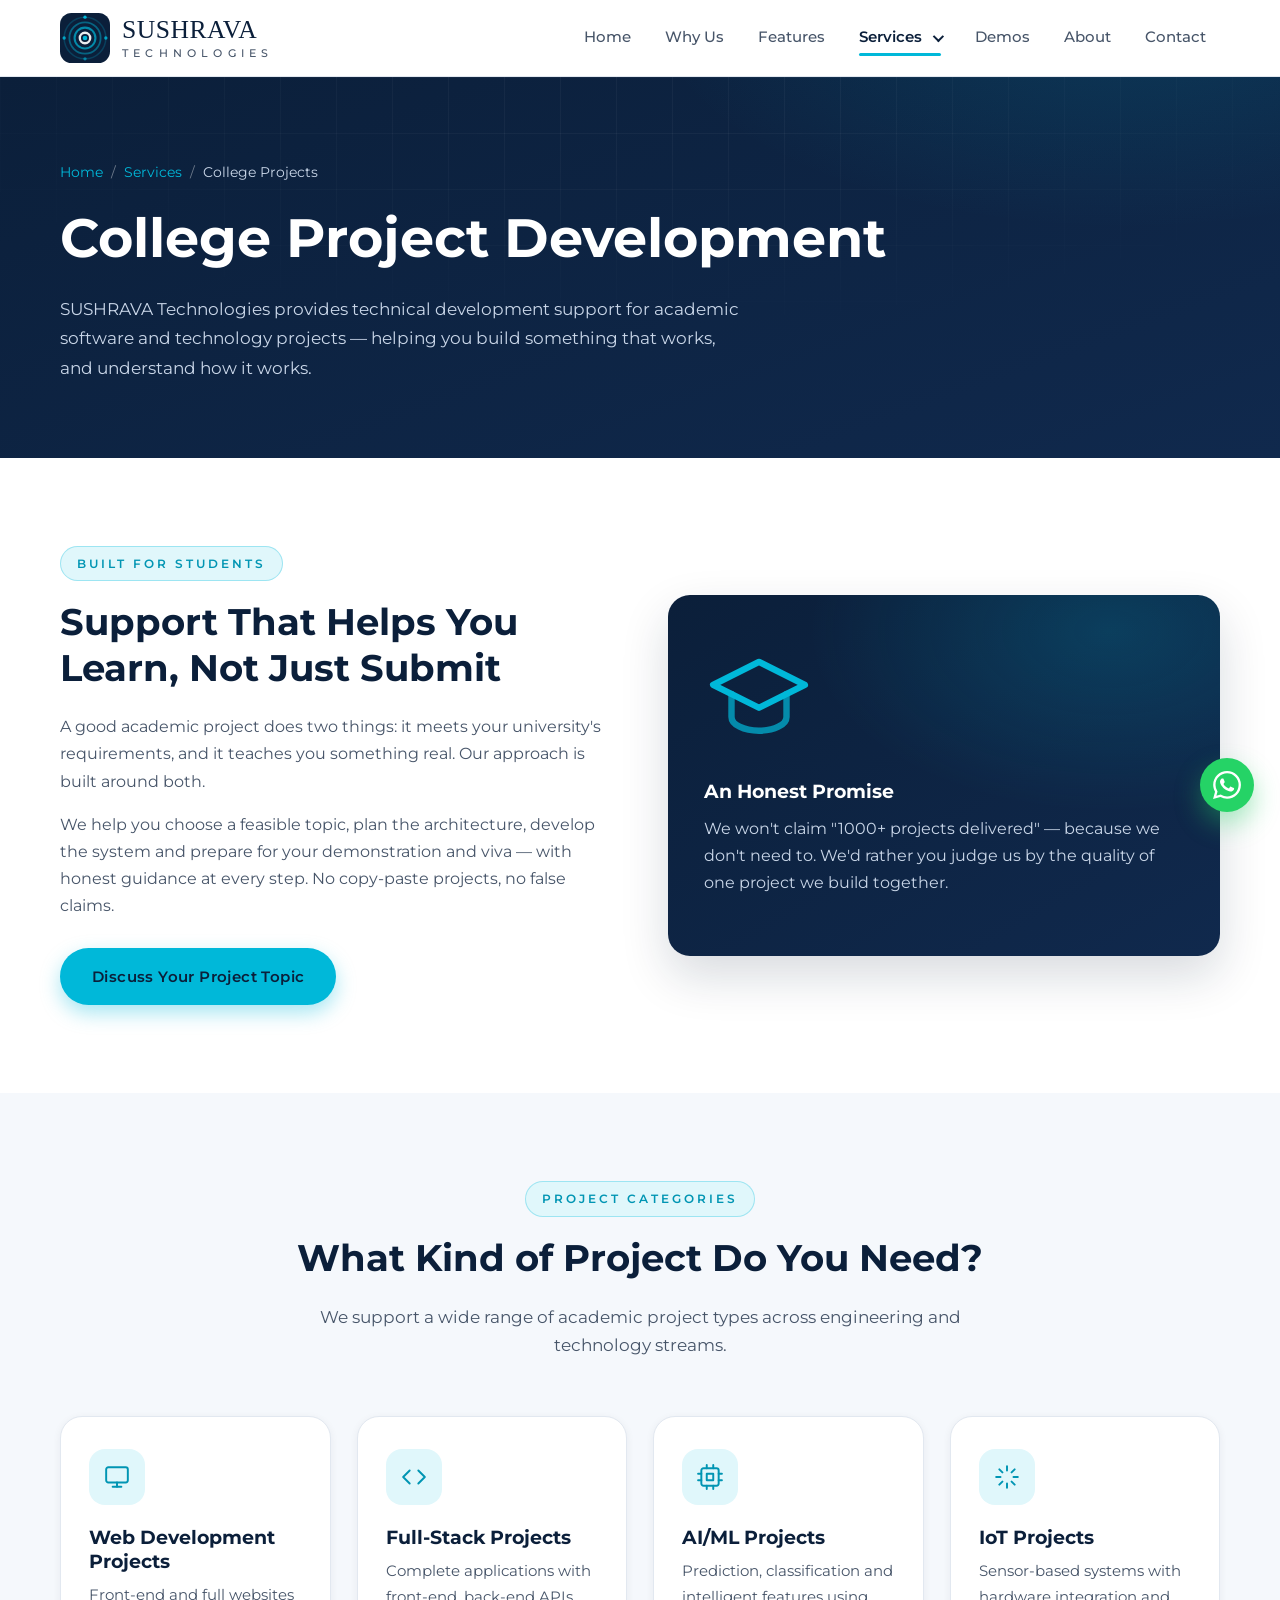
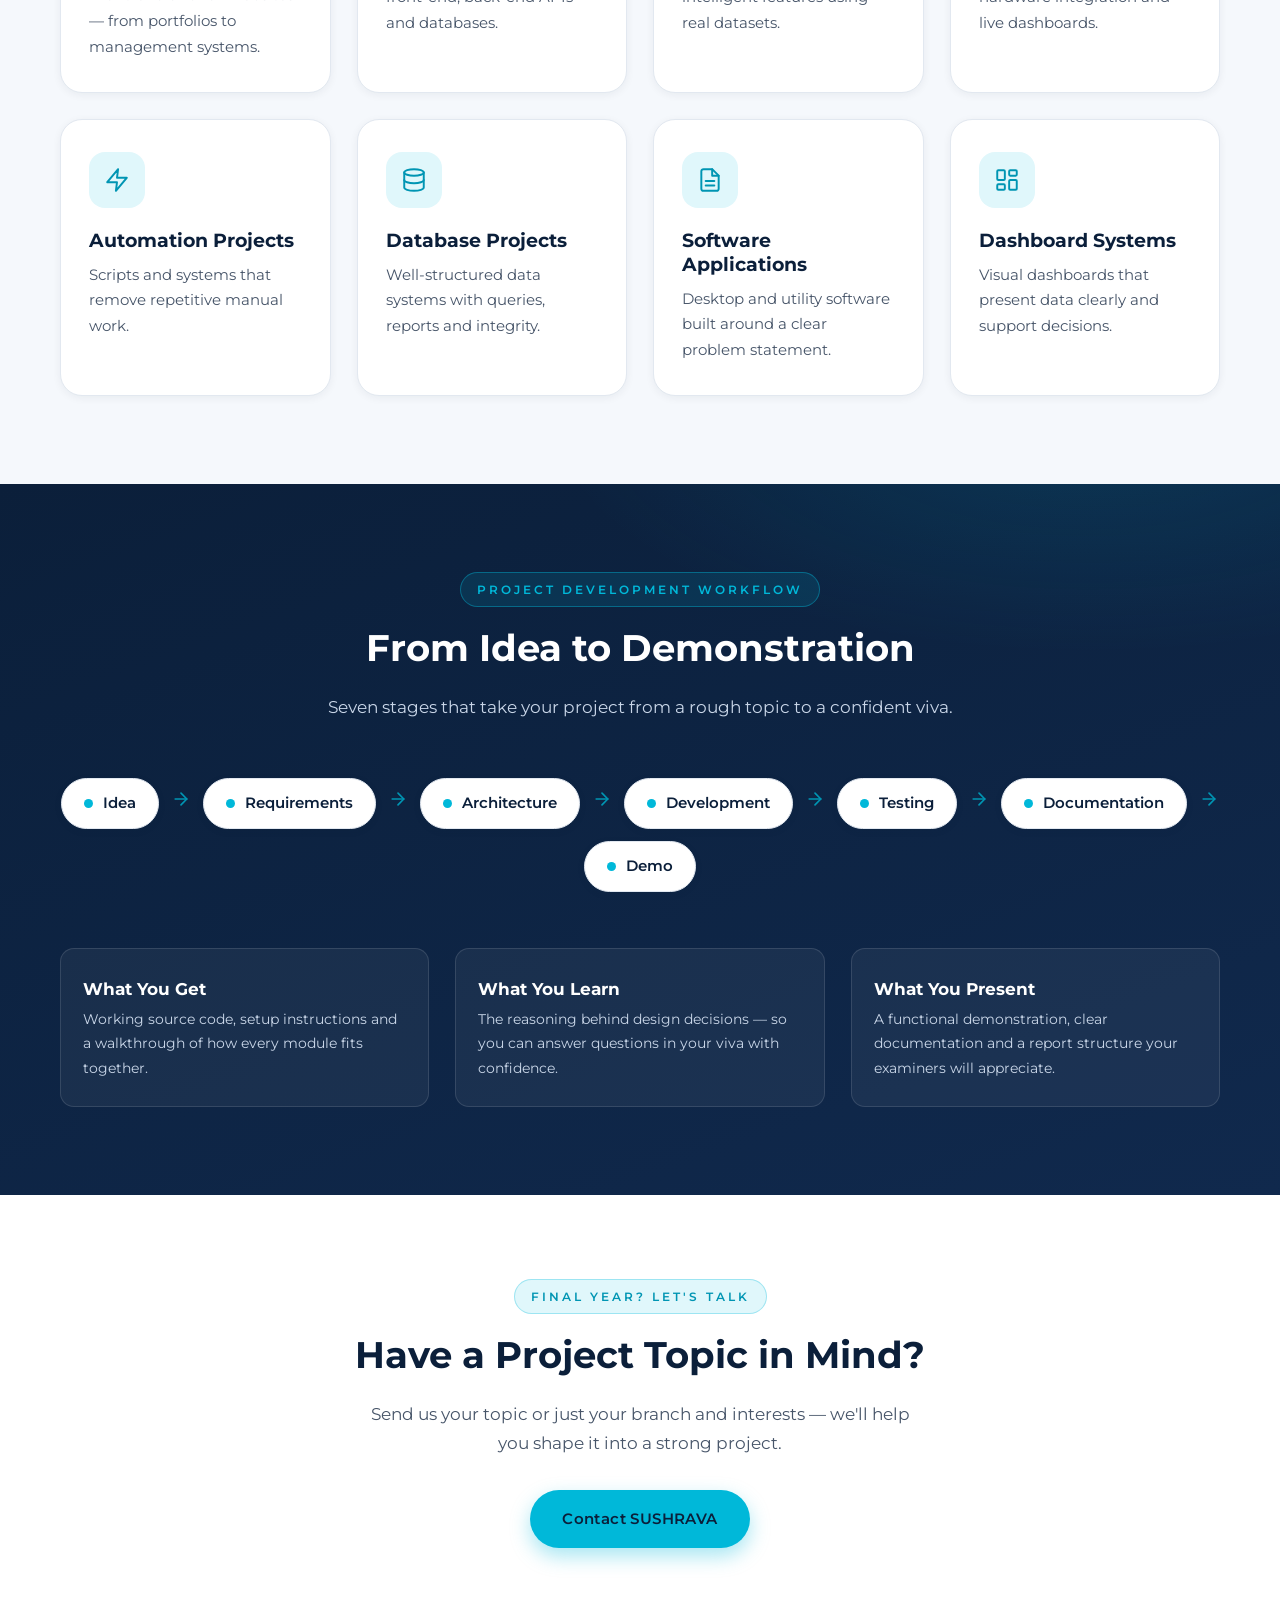
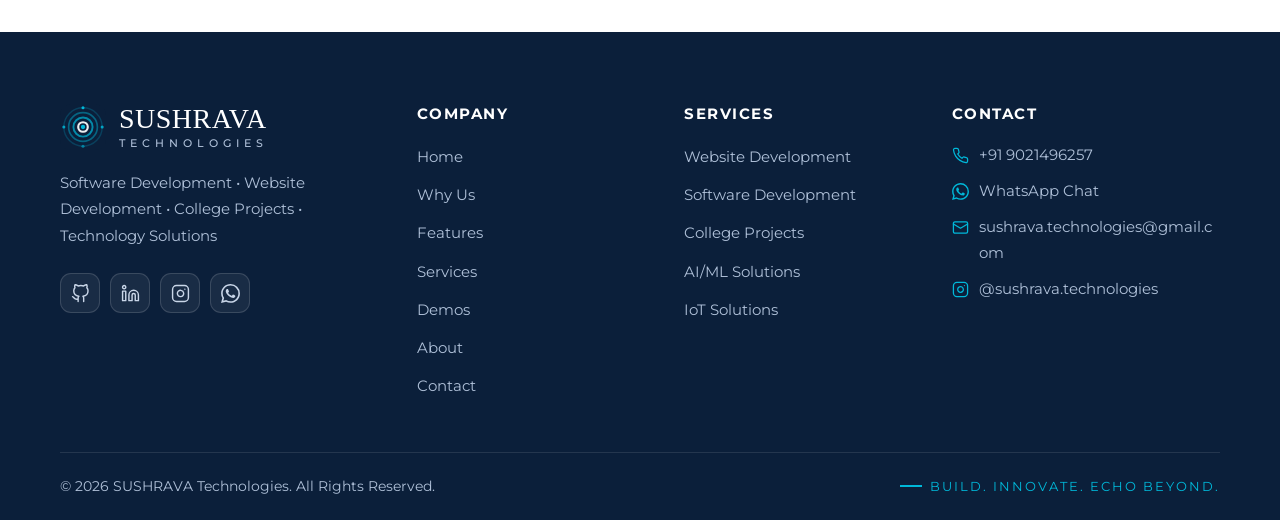
<file: college-projects.html>
<!DOCTYPE html>
<html lang="en">
<head>
  <meta charset="UTF-8">
  <meta name="viewport" content="width=device-width, initial-scale=1.0">
  <title>College Project Development | SUSHRAVA Technologies</title>
  <meta name="description" content="College project development support by SUSHRAVA Technologies — final-year projects, mini projects, web development, full-stack, AI/ML, IoT, automation, database and dashboard projects.">
  <meta name="keywords" content="college projects, final year project, mini project, academic project development, IoT projects, AI ML projects, full stack projects, student project support">
  <meta name="author" content="SUSHRAVA Technologies">
  <meta property="og:type" content="website">
  <meta property="og:title" content="College Project Development | SUSHRAVA Technologies">
  <meta property="og:description" content="Technical development support for academic software and technology projects — from idea to demonstration.">
  <link rel="icon" type="image/svg+xml" href="./assets/logo/logo.svg">
  <link rel="preconnect" href="https://fonts.googleapis.com">
  <link rel="preconnect" href="https://fonts.gstatic.com" crossorigin>
  <link href="https://fonts.googleapis.com/css2?family=Montserrat:wght@400;500;600;700&display=swap" rel="stylesheet">
  <link rel="stylesheet" href="./css/style.css">
</head>
<body>
  <a class="skip-link" href="#main">Skip to main content</a>

  <!-- ===== Header ===== -->
  <header class="site-header">
    <div class="container nav-wrapper">
      <a href="./index.html" class="brand" aria-label="SUSHRAVA Technologies — Home">
        <span class="brand-logo"><img src="./assets/logo/logo.svg" alt="" width="50" height="50"></span>
        <span class="brand-text">
          <span class="brand-name">SUSHRAVA</span>
          <span class="brand-sub">TECHNOLOGIES</span>
        </span>
      </a>
      <nav class="main-nav" id="mainNav" aria-label="Main navigation">
        <ul>
          <li><a href="./index.html">Home</a></li>
          <li><a href="./why-us.html">Why Us</a></li>
          <li><a href="./features.html">Features</a></li>
          <li class="has-dropdown">
            <a href="./services.html" aria-current="page" aria-haspopup="true" aria-expanded="false">Services <span class="caret" aria-hidden="true"></span></a>
            <ul class="dropdown" aria-label="Services submenu">
              <li>
                <a href="./websites.html">
                  <span class="dropdown-icon" aria-hidden="true"><svg viewBox="0 0 24 24" fill="none" stroke="currentColor" stroke-width="1.8" stroke-linecap="round" stroke-linejoin="round"><rect x="2" y="3" width="20" height="14" rx="2"/><line x1="8" y1="21" x2="16" y2="21"/><line x1="12" y1="17" x2="12" y2="21"/></svg></span>
                  Website Development
                </a>
              </li>
              <li>
                <a href="./college-projects.html" aria-current="page">
                  <span class="dropdown-icon" aria-hidden="true"><svg viewBox="0 0 24 24" fill="none" stroke="currentColor" stroke-width="1.8" stroke-linecap="round" stroke-linejoin="round"><path d="M22 10L12 5 2 10l10 5 10-5z"/><path d="M6 12v5c0 1.7 2.7 3 6 3s6-1.3 6-3v-5"/></svg></span>
                  College Projects
                </a>
              </li>
            </ul>
          </li>
          <li><a href="./demos.html">Demos</a></li>
          <li><a href="./about.html">About</a></li>
          <li><a href="./contact.html">Contact</a></li>
        </ul>
      </nav>
      <button class="nav-toggle" id="navToggle" type="button" aria-label="Open menu" aria-expanded="false" aria-controls="mainNav">
        <span></span><span></span><span></span>
      </button>
    </div>
  </header>

  <main id="main">
    <!-- ===== Page Hero ===== -->
    <section class="page-hero">
      <div class="container">
        <nav aria-label="Breadcrumb">
          <ol class="breadcrumb">
            <li><a href="./index.html">Home</a></li>
            <li><a href="./services.html">Services</a></li>
            <li aria-current="page">College Projects</li>
          </ol>
        </nav>
        <h1>College Project Development</h1>
        <p>SUSHRAVA Technologies provides technical development support for academic software and technology projects — helping you build something that works, and understand how it works.</p>
      </div>
    </section>

    <!-- ===== Intro ===== -->
    <section>
      <div class="container split">
        <div class="reveal">
          <span class="eyebrow">Built for Students</span>
          <h2>Support That Helps You Learn, Not Just Submit</h2>
          <p>A good academic project does two things: it meets your university's requirements, and it teaches you something real. Our approach is built around both.</p>
          <p>We help you choose a feasible topic, plan the architecture, develop the system and prepare for your demonstration and viva — with honest guidance at every step. No copy-paste projects, no false claims.</p>
          <a href="./contact.html" class="btn btn-primary" style="margin-top: 12px;">Discuss Your Project Topic</a>
        </div>
        <div class="panel-visual reveal reveal-delay-1">
          <svg class="echo-mini" viewBox="0 0 24 24" fill="none" stroke="#00B8D9" stroke-width="1.4" stroke-linecap="round" stroke-linejoin="round" aria-hidden="true"><path d="M22 10L12 5 2 10l10 5 10-5z"/><path d="M6 12v5c0 1.7 2.7 3 6 3s6-1.3 6-3v-5" opacity="0.7"/></svg>
          <h3>An Honest Promise</h3>
          <p>We won't claim "1000+ projects delivered" — because we don't need to. We'd rather you judge us by the quality of one project we build together.</p>
        </div>
      </div>
    </section>

    <!-- ===== Categories ===== -->
    <section class="section-soft">
      <div class="container">
        <div class="section-head reveal">
          <span class="eyebrow">Project Categories</span>
          <h2>What Kind of Project Do You Need?</h2>
          <p>We support a wide range of academic project types across engineering and technology streams.</p>
        </div>
        <div class="grid grid-4">
          <article class="card reveal">
            <div class="card-icon" aria-hidden="true">
              <svg viewBox="0 0 24 24" fill="none" stroke="currentColor" stroke-width="1.8" stroke-linecap="round" stroke-linejoin="round"><rect x="2" y="3" width="20" height="14" rx="2"/><line x1="8" y1="21" x2="16" y2="21"/><line x1="12" y1="17" x2="12" y2="21"/></svg>
            </div>
            <h3>Web Development Projects</h3>
            <p>Front-end and full websites — from portfolios to management systems.</p>
          </article>
          <article class="card reveal reveal-delay-1">
            <div class="card-icon" aria-hidden="true">
              <svg viewBox="0 0 24 24" fill="none" stroke="currentColor" stroke-width="1.8" stroke-linecap="round" stroke-linejoin="round"><polyline points="16 18 22 12 16 6"/><polyline points="8 6 2 12 8 18"/></svg>
            </div>
            <h3>Full-Stack Projects</h3>
            <p>Complete applications with front-end, back-end APIs and databases.</p>
          </article>
          <article class="card reveal reveal-delay-2">
            <div class="card-icon" aria-hidden="true">
              <svg viewBox="0 0 24 24" fill="none" stroke="currentColor" stroke-width="1.8" stroke-linecap="round" stroke-linejoin="round"><rect x="4" y="4" width="16" height="16" rx="2"/><rect x="9" y="9" width="6" height="6"/><path d="M9 1v3M15 1v3M9 20v3M15 20v3M1 9h3M1 15h3M20 9h3M20 15h3"/></svg>
            </div>
            <h3>AI/ML Projects</h3>
            <p>Prediction, classification and intelligent features using real datasets.</p>
          </article>
          <article class="card reveal reveal-delay-3">
            <div class="card-icon" aria-hidden="true">
              <svg viewBox="0 0 24 24" fill="none" stroke="currentColor" stroke-width="1.8" stroke-linecap="round" stroke-linejoin="round"><path d="M12 2v4M12 18v4M4.93 4.93l2.83 2.83M16.24 16.24l2.83 2.83M2 12h4M18 12h4M4.93 19.07l2.83-2.83M16.24 7.76l2.83-2.83"/></svg>
            </div>
            <h3>IoT Projects</h3>
            <p>Sensor-based systems with hardware integration and live dashboards.</p>
          </article>
          <article class="card reveal">
            <div class="card-icon" aria-hidden="true">
              <svg viewBox="0 0 24 24" fill="none" stroke="currentColor" stroke-width="1.8" stroke-linecap="round" stroke-linejoin="round"><polygon points="13 2 3 14 12 14 11 22 21 10 12 10 13 2"/></svg>
            </div>
            <h3>Automation Projects</h3>
            <p>Scripts and systems that remove repetitive manual work.</p>
          </article>
          <article class="card reveal reveal-delay-1">
            <div class="card-icon" aria-hidden="true">
              <svg viewBox="0 0 24 24" fill="none" stroke="currentColor" stroke-width="1.8" stroke-linecap="round" stroke-linejoin="round"><ellipse cx="12" cy="5" rx="9" ry="3"/><path d="M21 12c0 1.66-4 3-9 3s-9-1.34-9-3"/><path d="M3 5v14c0 1.66 4 3 9 3s9-1.34 9-3V5"/></svg>
            </div>
            <h3>Database Projects</h3>
            <p>Well-structured data systems with queries, reports and integrity.</p>
          </article>
          <article class="card reveal reveal-delay-2">
            <div class="card-icon" aria-hidden="true">
              <svg viewBox="0 0 24 24" fill="none" stroke="currentColor" stroke-width="1.8" stroke-linecap="round" stroke-linejoin="round"><path d="M14 2H6a2 2 0 0 0-2 2v16a2 2 0 0 0 2 2h12a2 2 0 0 0 2-2V8z"/><polyline points="14 2 14 8 20 8"/><line x1="16" y1="13" x2="8" y2="13"/><line x1="16" y1="17" x2="8" y2="17"/></svg>
            </div>
            <h3>Software Applications</h3>
            <p>Desktop and utility software built around a clear problem statement.</p>
          </article>
          <article class="card reveal reveal-delay-3">
            <div class="card-icon" aria-hidden="true">
              <svg viewBox="0 0 24 24" fill="none" stroke="currentColor" stroke-width="1.8" stroke-linecap="round" stroke-linejoin="round"><rect x="3" y="3" width="7" height="9" rx="1"/><rect x="14" y="3" width="7" height="5" rx="1"/><rect x="14" y="12" width="7" height="9" rx="1"/><rect x="3" y="16" width="7" height="5" rx="1"/></svg>
            </div>
            <h3>Dashboard Systems</h3>
            <p>Visual dashboards that present data clearly and support decisions.</p>
          </article>
        </div>
      </div>
    </section>

    <!-- ===== Workflow ===== -->
    <section class="section-dark">
      <div class="container">
        <div class="section-head reveal">
          <span class="eyebrow">Project Development Workflow</span>
          <h2>From Idea to Demonstration</h2>
          <p>Seven stages that take your project from a rough topic to a confident viva.</p>
        </div>
        <div class="flow reveal">
          <span class="flow-step"><span class="flow-dot" aria-hidden="true"></span>Idea</span>
          <span class="flow-arrow" aria-hidden="true"><svg viewBox="0 0 24 24" fill="none" stroke="currentColor" stroke-width="2" stroke-linecap="round" stroke-linejoin="round"><line x1="5" y1="12" x2="19" y2="12"/><polyline points="12 5 19 12 12 19"/></svg></span>
          <span class="flow-step"><span class="flow-dot" aria-hidden="true"></span>Requirements</span>
          <span class="flow-arrow" aria-hidden="true"><svg viewBox="0 0 24 24" fill="none" stroke="currentColor" stroke-width="2" stroke-linecap="round" stroke-linejoin="round"><line x1="5" y1="12" x2="19" y2="12"/><polyline points="12 5 19 12 12 19"/></svg></span>
          <span class="flow-step"><span class="flow-dot" aria-hidden="true"></span>Architecture</span>
          <span class="flow-arrow" aria-hidden="true"><svg viewBox="0 0 24 24" fill="none" stroke="currentColor" stroke-width="2" stroke-linecap="round" stroke-linejoin="round"><line x1="5" y1="12" x2="19" y2="12"/><polyline points="12 5 19 12 12 19"/></svg></span>
          <span class="flow-step"><span class="flow-dot" aria-hidden="true"></span>Development</span>
          <span class="flow-arrow" aria-hidden="true"><svg viewBox="0 0 24 24" fill="none" stroke="currentColor" stroke-width="2" stroke-linecap="round" stroke-linejoin="round"><line x1="5" y1="12" x2="19" y2="12"/><polyline points="12 5 19 12 12 19"/></svg></span>
          <span class="flow-step"><span class="flow-dot" aria-hidden="true"></span>Testing</span>
          <span class="flow-arrow" aria-hidden="true"><svg viewBox="0 0 24 24" fill="none" stroke="currentColor" stroke-width="2" stroke-linecap="round" stroke-linejoin="round"><line x1="5" y1="12" x2="19" y2="12"/><polyline points="12 5 19 12 12 19"/></svg></span>
          <span class="flow-step"><span class="flow-dot" aria-hidden="true"></span>Documentation</span>
          <span class="flow-arrow" aria-hidden="true"><svg viewBox="0 0 24 24" fill="none" stroke="currentColor" stroke-width="2" stroke-linecap="round" stroke-linejoin="round"><line x1="5" y1="12" x2="19" y2="12"/><polyline points="12 5 19 12 12 19"/></svg></span>
          <span class="flow-step"><span class="flow-dot" aria-hidden="true"></span>Demo</span>
        </div>
        <div class="grid grid-3" style="margin-top: 56px;">
          <article class="step reveal">
            <h3>What You Get</h3>
            <p>Working source code, setup instructions and a walkthrough of how every module fits together.</p>
          </article>
          <article class="step reveal reveal-delay-1">
            <h3>What You Learn</h3>
            <p>The reasoning behind design decisions — so you can answer questions in your viva with confidence.</p>
          </article>
          <article class="step reveal reveal-delay-2">
            <h3>What You Present</h3>
            <p>A functional demonstration, clear documentation and a report structure your examiners will appreciate.</p>
          </article>
        </div>
      </div>
    </section>

    <!-- ===== CTA ===== -->
    <section class="cta-band">
      <div class="container reveal">
        <span class="eyebrow">Final Year? Let's Talk</span>
        <h2 style="color: var(--navy);">Have a Project Topic in Mind?</h2>
        <p style="color: var(--slate);">Send us your topic or just your branch and interests — we'll help you shape it into a strong project.</p>
        <a href="./contact.html" class="btn btn-primary">Contact SUSHRAVA</a>
      </div>
    </section>
  </main>

  <!-- ===== Footer ===== -->
  <footer class="site-footer">
    <div class="container">
      <div class="footer-grid">
        <div class="footer-brand">
          <a class="footer-logo" href="./index.html" aria-label="SUSHRAVA Technologies — Home">
            <span class="brand-logo"><img src="./assets/logo/logo.svg" alt="" width="46" height="46"></span>
            <span class="brand-text">
              <span class="brand-name">SUSHRAVA</span>
              <span class="brand-sub">TECHNOLOGIES</span>
            </span>
          </a>
          <p class="footer-tagline">Software Development &bull; Website Development &bull; College Projects &bull; Technology Solutions</p>
          <ul class="social-list">
            <li><a href="https://github.com/sushant-0611" target="_blank" rel="noopener noreferrer" aria-label="GitHub — sushant-0611"><svg viewBox="0 0 24 24" fill="none" stroke="currentColor" stroke-width="1.8" stroke-linecap="round" stroke-linejoin="round" aria-hidden="true"><path d="M9 19c-5 1.5-5-2.5-7-3m14 6v-3.87a3.37 3.37 0 0 0-.94-2.61c3.14-.35 6.44-1.54 6.44-7A5.44 5.44 0 0 0 20 4.77 5.07 5.07 0 0 0 19.91 1S18.73.65 16 2.48a13.38 13.38 0 0 0-7 0C6.27.65 5.09 1 5.09 1A5.07 5.07 0 0 0 5 4.77a5.44 5.44 0 0 0-1.5 3.78c0 5.42 3.3 6.61 6.44 7A3.37 3.37 0 0 0 9 18.13V22"/></svg></a></li>
            <li><a href="https://www.linkedin.com/in/sushant-kakade" target="_blank" rel="noopener noreferrer" aria-label="LinkedIn — Sushant Kakade"><svg viewBox="0 0 24 24" fill="none" stroke="currentColor" stroke-width="1.8" stroke-linecap="round" stroke-linejoin="round" aria-hidden="true"><path d="M16 8a6 6 0 0 1 6 6v7h-4v-7a2 2 0 0 0-2-2 2 2 0 0 0-2 2v7h-4v-7a6 6 0 0 1 6-6z"/><rect x="2" y="9" width="4" height="12"/><circle cx="4" cy="4" r="2"/></svg></a></li>
            <li><a href="https://www.instagram.com/sushrava.technologies" target="_blank" rel="noopener noreferrer" aria-label="Instagram — @sushrava.technologies"><svg viewBox="0 0 24 24" fill="none" stroke="currentColor" stroke-width="1.8" stroke-linecap="round" stroke-linejoin="round" aria-hidden="true"><rect x="2" y="2" width="20" height="20" rx="5" ry="5"/><path d="M16 11.37A4 4 0 1 1 12.63 8 4 4 0 0 1 16 11.37z"/><line x1="17.5" y1="6.5" x2="17.51" y2="6.5"/></svg></a></li>
            <li><a href="https://wa.me/919021496257?text=Hello%20SUSHRAVA%20Technologies%2C%20I%20found%20your%20website%20and%20I%20would%20like%20to%20discuss%20a%20project." target="_blank" rel="noopener noreferrer" aria-label="Chat with SUSHRAVA Technologies on WhatsApp"><svg viewBox="0 0 24 24" fill="currentColor" aria-hidden="true"><path d="M17.472 14.382c-.297-.149-1.758-.867-2.03-.967-.273-.099-.471-.148-.67.15-.197.297-.767.966-.94 1.164-.173.199-.347.223-.644.075-.297-.15-1.255-.463-2.39-1.475-.883-.788-1.48-1.761-1.653-2.059-.173-.297-.018-.458.13-.606.134-.133.297-.347.446-.52.149-.174.198-.298.298-.497.099-.198.05-.371-.025-.52-.075-.149-.669-1.612-.916-2.207-.242-.579-.487-.5-.669-.51-.173-.008-.371-.01-.57-.01-.198 0-.52.074-.792.372-.272.297-1.04 1.016-1.04 2.479 0 1.462 1.065 2.875 1.213 3.074.149.198 2.096 3.2 5.077 4.487.709.306 1.262.489 1.694.625.712.227 1.36.195 1.871.118.571-.085 1.758-.719 2.006-1.413.248-.694.248-1.289.173-1.413-.074-.124-.272-.198-.57-.347m-5.421 7.403h-.004a9.87 9.87 0 0 1-5.031-1.378l-.361-.214-3.741.982.998-3.648-.235-.374a9.86 9.86 0 0 1-1.51-5.26c.001-5.45 4.436-9.884 9.888-9.884 2.64 0 5.122 1.03 6.988 2.898a9.825 9.825 0 0 1 2.893 6.994c-.003 5.45-4.437 9.884-9.885 9.884m8.413-18.297A11.815 11.815 0 0 0 12.05 0C5.495 0 .16 5.335.157 11.892c0 2.096.547 4.142 1.588 5.945L.057 24l6.305-1.654a11.882 11.882 0 0 0 5.683 1.448h.005c6.554 0 11.89-5.335 11.893-11.893a11.821 11.821 0 0 0-3.48-8.413Z"/></svg></a></li>
          </ul>
        </div>
        <nav class="footer-col" aria-label="Footer navigation">
          <h4>Company</h4>
          <ul>
            <li><a href="./index.html">Home</a></li>
            <li><a href="./why-us.html">Why Us</a></li>
            <li><a href="./features.html">Features</a></li>
            <li><a href="./services.html">Services</a></li>
            <li><a href="./demos.html">Demos</a></li>
            <li><a href="./about.html">About</a></li>
            <li><a href="./contact.html">Contact</a></li>
          </ul>
        </nav>
        <div class="footer-col">
          <h4>Services</h4>
          <ul>
            <li><a href="./websites.html">Website Development</a></li>
            <li><a href="./services.html">Software Development</a></li>
            <li><a href="./college-projects.html">College Projects</a></li>
            <li><a href="./services.html">AI/ML Solutions</a></li>
            <li><a href="./services.html">IoT Solutions</a></li>
          </ul>
        </div>
        <div class="footer-col">
          <h4>Contact</h4>
          <ul class="footer-contact">
            <li>
              <svg viewBox="0 0 24 24" fill="none" stroke="currentColor" stroke-width="1.8" stroke-linecap="round" stroke-linejoin="round" aria-hidden="true"><path d="M22 16.92v3a2 2 0 0 1-2.18 2 19.79 19.79 0 0 1-8.63-3.07 19.5 19.5 0 0 1-6-6 19.79 19.79 0 0 1-3.07-8.67A2 2 0 0 1 4.11 2h3a2 2 0 0 1 2 1.72c.127.96.361 1.903.7 2.81a2 2 0 0 1-.45 2.11L8.09 9.91a16 16 0 0 0 6 6l1.27-1.27a2 2 0 0 1 2.11-.45c.907.339 1.85.573 2.81.7A2 2 0 0 1 22 16.92z"/></svg>
              <a href="tel:+919021496257">+91 9021496257</a>
            </li>
            <li>
              <svg viewBox="0 0 24 24" fill="currentColor" aria-hidden="true"><path d="M17.472 14.382c-.297-.149-1.758-.867-2.03-.967-.273-.099-.471-.148-.67.15-.197.297-.767.966-.94 1.164-.173.199-.347.223-.644.075-.297-.15-1.255-.463-2.39-1.475-.883-.788-1.48-1.761-1.653-2.059-.173-.297-.018-.458.13-.606.134-.133.297-.347.446-.52.149-.174.198-.298.298-.497.099-.198.05-.371-.025-.52-.075-.149-.669-1.612-.916-2.207-.242-.579-.487-.5-.669-.51-.173-.008-.371-.01-.57-.01-.198 0-.52.074-.792.372-.272.297-1.04 1.016-1.04 2.479 0 1.462 1.065 2.875 1.213 3.074.149.198 2.096 3.2 5.077 4.487.709.306 1.262.489 1.694.625.712.227 1.36.195 1.871.118.571-.085 1.758-.719 2.006-1.413.248-.694.248-1.289.173-1.413-.074-.124-.272-.198-.57-.347m-5.421 7.403h-.004a9.87 9.87 0 0 1-5.031-1.378l-.361-.214-3.741.982.998-3.648-.235-.374a9.86 9.86 0 0 1-1.51-5.26c.001-5.45 4.436-9.884 9.888-9.884 2.64 0 5.122 1.03 6.988 2.898a9.825 9.825 0 0 1 2.893 6.994c-.003 5.45-4.437 9.884-9.885 9.884m8.413-18.297A11.815 11.815 0 0 0 12.05 0C5.495 0 .16 5.335.157 11.892c0 2.096.547 4.142 1.588 5.945L.057 24l6.305-1.654a11.882 11.882 0 0 0 5.683 1.448h.005c6.554 0 11.89-5.335 11.893-11.893a11.821 11.821 0 0 0-3.48-8.413Z"/></svg>
              <a href="https://wa.me/919021496257?text=Hello%20SUSHRAVA%20Technologies%2C%20I%20found%20your%20website%20and%20I%20would%20like%20to%20discuss%20a%20project." target="_blank" rel="noopener noreferrer">WhatsApp Chat</a>
            </li>
            <li>
              <svg viewBox="0 0 24 24" fill="none" stroke="currentColor" stroke-width="1.8" stroke-linecap="round" stroke-linejoin="round" aria-hidden="true"><rect x="2" y="4" width="20" height="16" rx="2"/><path d="m22 7-10 6L2 7"/></svg>
              <a href="mailto:sushrava.technologies@gmail.com">sushrava.technologies@gmail.com</a>
            </li>
            <li>
              <svg viewBox="0 0 24 24" fill="none" stroke="currentColor" stroke-width="1.8" stroke-linecap="round" stroke-linejoin="round" aria-hidden="true"><rect x="2" y="2" width="20" height="20" rx="5" ry="5"/><path d="M16 11.37A4 4 0 1 1 12.63 8 4 4 0 0 1 16 11.37z"/><line x1="17.5" y1="6.5" x2="17.51" y2="6.5"/></svg>
              <a href="https://www.instagram.com/sushrava.technologies" target="_blank" rel="noopener noreferrer">@sushrava.technologies</a>
            </li>
          </ul>
        </div>
      </div>
      <div class="footer-bottom">
        <p>© <span class="js-year">2026</span> SUSHRAVA Technologies. All Rights Reserved.</p>
        <span class="footer-echo">Build. Innovate. Echo Beyond.</span>
      </div>
    </div>
  </footer>

  <a class="whatsapp-float" href="https://wa.me/919021496257?text=Hello%20SUSHRAVA%20Technologies%2C%20I%20found%20your%20website%20and%20I%20would%20like%20to%20discuss%20a%20project." target="_blank" rel="noopener noreferrer" aria-label="Chat with SUSHRAVA Technologies on WhatsApp">
    <svg viewBox="0 0 24 24" fill="currentColor" aria-hidden="true"><path d="M17.472 14.382c-.297-.149-1.758-.867-2.03-.967-.273-.099-.471-.148-.67.15-.197.297-.767.966-.94 1.164-.173.199-.347.223-.644.075-.297-.15-1.255-.463-2.39-1.475-.883-.788-1.48-1.761-1.653-2.059-.173-.297-.018-.458.13-.606.134-.133.297-.347.446-.52.149-.174.198-.298.298-.497.099-.198.05-.371-.025-.52-.075-.149-.669-1.612-.916-2.207-.242-.579-.487-.5-.669-.51-.173-.008-.371-.01-.57-.01-.198 0-.52.074-.792.372-.272.297-1.04 1.016-1.04 2.479 0 1.462 1.065 2.875 1.213 3.074.149.198 2.096 3.2 5.077 4.487.709.306 1.262.489 1.694.625.712.227 1.36.195 1.871.118.571-.085 1.758-.719 2.006-1.413.248-.694.248-1.289.173-1.413-.074-.124-.272-.198-.57-.347m-5.421 7.403h-.004a9.87 9.87 0 0 1-5.031-1.378l-.361-.214-3.741.982.998-3.648-.235-.374a9.86 9.86 0 0 1-1.51-5.26c.001-5.45 4.436-9.884 9.888-9.884 2.64 0 5.122 1.03 6.988 2.898a9.825 9.825 0 0 1 2.893 6.994c-.003 5.45-4.437 9.884-9.885 9.884m8.413-18.297A11.815 11.815 0 0 0 12.05 0C5.495 0 .16 5.335.157 11.892c0 2.096.547 4.142 1.588 5.945L.057 24l6.305-1.654a11.882 11.882 0 0 0 5.683 1.448h.005c6.554 0 11.89-5.335 11.893-11.893a11.821 11.821 0 0 0-3.48-8.413Z"/></svg>
  </a>

  <button class="back-to-top" type="button" aria-label="Back to top">
    <svg viewBox="0 0 24 24" fill="none" stroke="currentColor" stroke-width="2.2" stroke-linecap="round" stroke-linejoin="round" aria-hidden="true"><line x1="12" y1="19" x2="12" y2="5"/><polyline points="5 12 12 5 19 12"/></svg>
  </button>

  <script src="./js/script.js" defer></script>
</body>
</html>
</file>
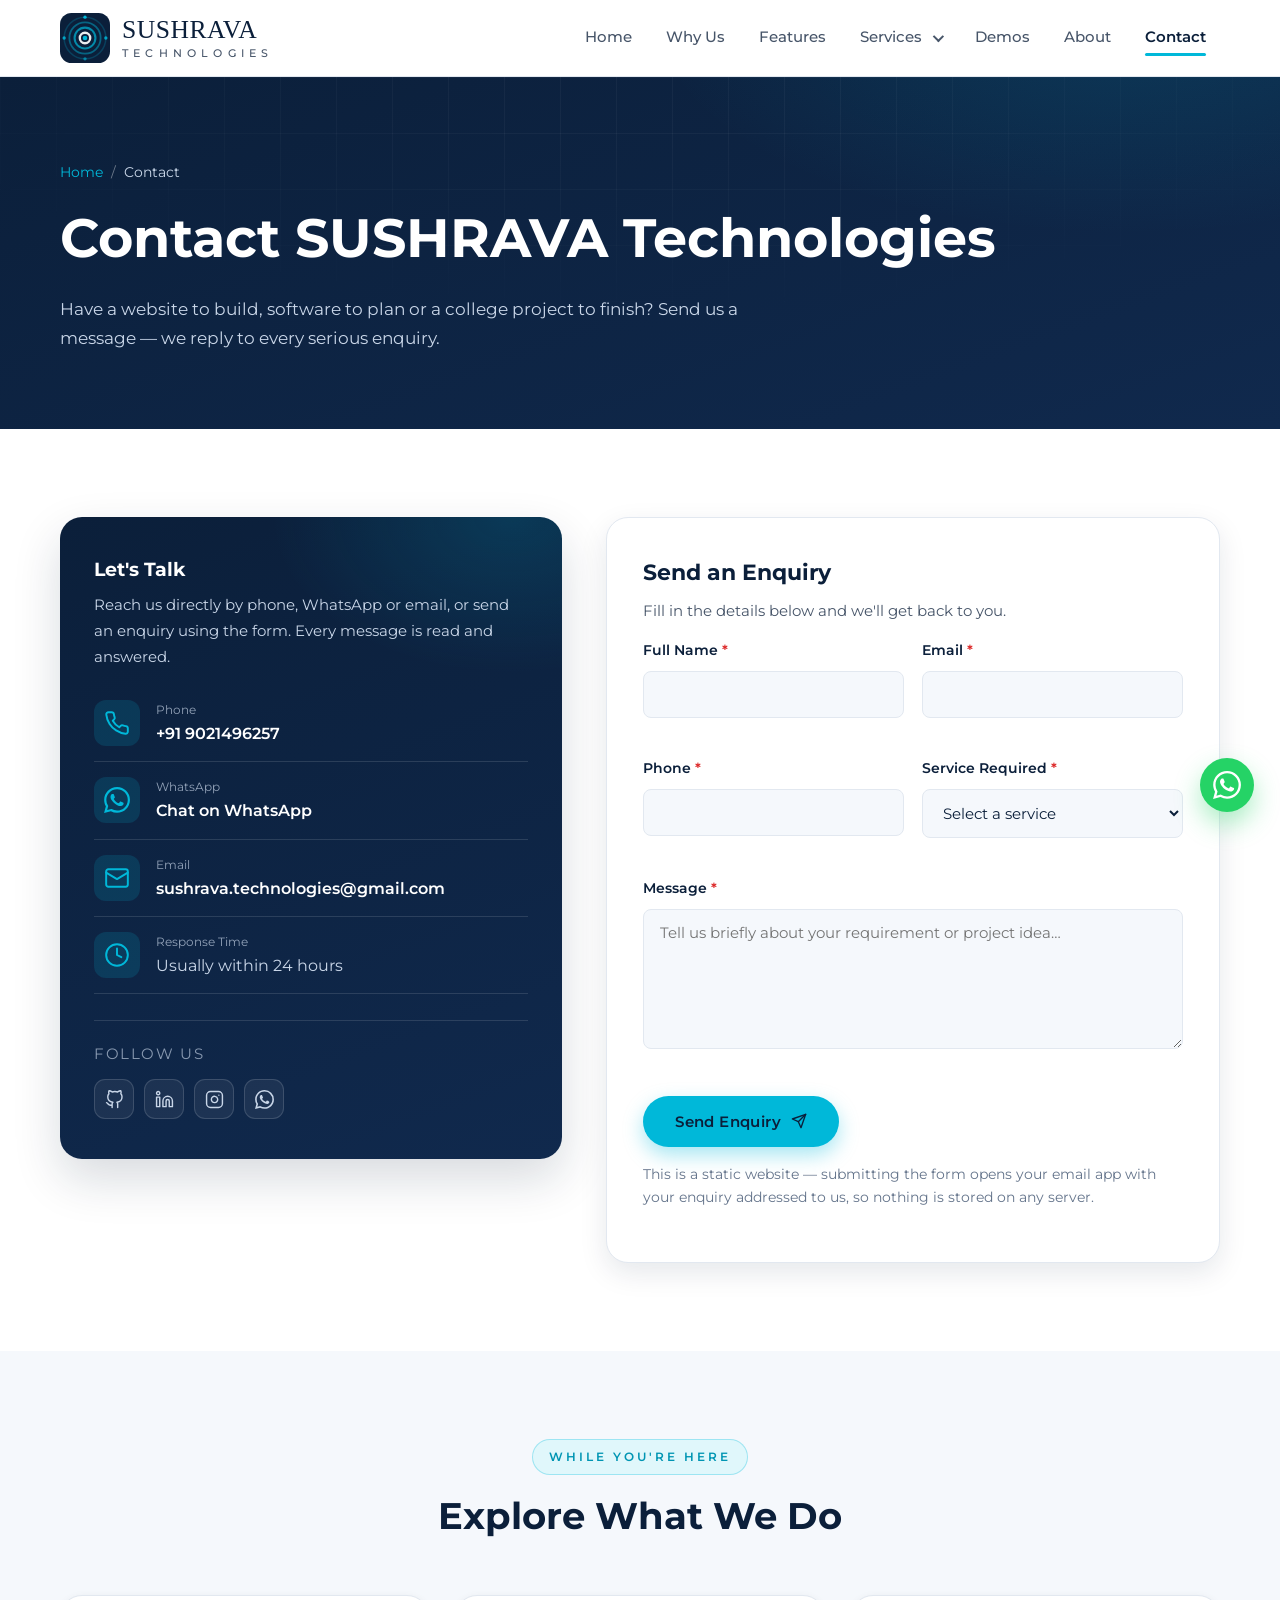
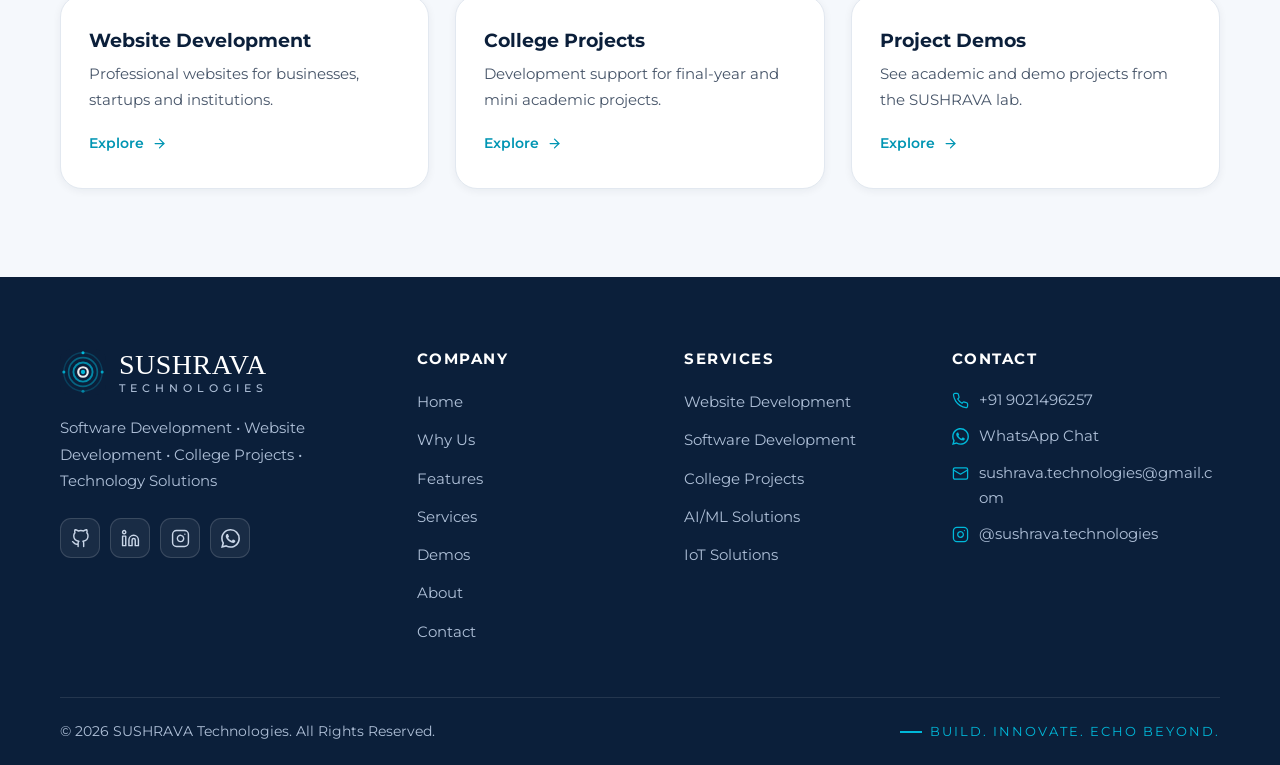
<file: contact.html>
<!DOCTYPE html>
<html lang="en">
<head>
  <meta charset="UTF-8">
  <meta name="viewport" content="width=device-width, initial-scale=1.0">
  <title>Contact | SUSHRAVA Technologies</title>
  <meta name="description" content="Contact SUSHRAVA Technologies — call +91 9021496257 or email sushrava.technologies@gmail.com for websites, software and college project development.">
  <meta name="keywords" content="contact SUSHRAVA, SUSHRAVA phone, SUSHRAVA email, website enquiry, college project enquiry">
  <meta name="author" content="SUSHRAVA Technologies">
  <meta property="og:type" content="website">
  <meta property="og:title" content="Contact | SUSHRAVA Technologies">
  <meta property="og:description" content="Have an idea? Let's build it. Reach SUSHRAVA Technologies by phone, email or the enquiry form.">
  <link rel="icon" type="image/svg+xml" href="./assets/logo/logo.svg">
  <link rel="preconnect" href="https://fonts.googleapis.com">
  <link rel="preconnect" href="https://fonts.gstatic.com" crossorigin>
  <link href="https://fonts.googleapis.com/css2?family=Montserrat:wght@400;500;600;700&display=swap" rel="stylesheet">
  <link rel="stylesheet" href="./css/style.css">
</head>
<body>
  <a class="skip-link" href="#main">Skip to main content</a>

  <!-- ===== Header ===== -->
  <header class="site-header">
    <div class="container nav-wrapper">
      <a href="./index.html" class="brand" aria-label="SUSHRAVA Technologies — Home">
        <span class="brand-logo"><img src="./assets/logo/logo.svg" alt="" width="50" height="50"></span>
        <span class="brand-text">
          <span class="brand-name">SUSHRAVA</span>
          <span class="brand-sub">TECHNOLOGIES</span>
        </span>
      </a>
      <nav class="main-nav" id="mainNav" aria-label="Main navigation">
        <ul>
          <li><a href="./index.html">Home</a></li>
          <li><a href="./why-us.html">Why Us</a></li>
          <li><a href="./features.html">Features</a></li>
          <li class="has-dropdown">
            <a href="./services.html" aria-haspopup="true" aria-expanded="false">Services <span class="caret" aria-hidden="true"></span></a>
            <ul class="dropdown" aria-label="Services submenu">
              <li>
                <a href="./websites.html">
                  <span class="dropdown-icon" aria-hidden="true"><svg viewBox="0 0 24 24" fill="none" stroke="currentColor" stroke-width="1.8" stroke-linecap="round" stroke-linejoin="round"><rect x="2" y="3" width="20" height="14" rx="2"/><line x1="8" y1="21" x2="16" y2="21"/><line x1="12" y1="17" x2="12" y2="21"/></svg></span>
                  Website Development
                </a>
              </li>
              <li>
                <a href="./college-projects.html">
                  <span class="dropdown-icon" aria-hidden="true"><svg viewBox="0 0 24 24" fill="none" stroke="currentColor" stroke-width="1.8" stroke-linecap="round" stroke-linejoin="round"><path d="M22 10L12 5 2 10l10 5 10-5z"/><path d="M6 12v5c0 1.7 2.7 3 6 3s6-1.3 6-3v-5"/></svg></span>
                  College Projects
                </a>
              </li>
            </ul>
          </li>
          <li><a href="./demos.html">Demos</a></li>
          <li><a href="./about.html">About</a></li>
          <li><a href="./contact.html" aria-current="page">Contact</a></li>
        </ul>
      </nav>
      <button class="nav-toggle" id="navToggle" type="button" aria-label="Open menu" aria-expanded="false" aria-controls="mainNav">
        <span></span><span></span><span></span>
      </button>
    </div>
  </header>

  <main id="main">
    <!-- ===== Page Hero ===== -->
    <section class="page-hero">
      <div class="container">
        <nav aria-label="Breadcrumb">
          <ol class="breadcrumb">
            <li><a href="./index.html">Home</a></li>
            <li aria-current="page">Contact</li>
          </ol>
        </nav>
        <h1>Contact SUSHRAVA Technologies</h1>
        <p>Have a website to build, software to plan or a college project to finish? Send us a message — we reply to every serious enquiry.</p>
      </div>
    </section>

    <!-- ===== Contact ===== -->
    <section>
      <div class="container contact-grid">

        <div class="contact-info-card reveal">
          <h3>Let's Talk</h3>
          <p>Reach us directly by phone, WhatsApp or email, or send an enquiry using the form. Every message is read and answered.</p>

          <div class="contact-method">
            <span class="card-icon" aria-hidden="true">
              <svg viewBox="0 0 24 24" fill="none" stroke="currentColor" stroke-width="1.8" stroke-linecap="round" stroke-linejoin="round"><path d="M22 16.92v3a2 2 0 0 1-2.18 2 19.79 19.79 0 0 1-8.63-3.07 19.5 19.5 0 0 1-6-6 19.79 19.79 0 0 1-3.07-8.67A2 2 0 0 1 4.11 2h3a2 2 0 0 1 2 1.72c.127.96.361 1.903.7 2.81a2 2 0 0 1-.45 2.11L8.09 9.91a16 16 0 0 0 6 6l1.27-1.27a2 2 0 0 1 2.11-.45c.907.339 1.85.573 2.81.7A2 2 0 0 1 22 16.92z"/></svg>
            </span>
            <div>
              <small>Phone</small>
              <a href="tel:+919021496257">+91 9021496257</a>
            </div>
          </div>

          <div class="contact-method">
            <span class="card-icon" aria-hidden="true">
              <svg viewBox="0 0 24 24" fill="currentColor"><path d="M17.472 14.382c-.297-.149-1.758-.867-2.03-.967-.273-.099-.471-.148-.67.15-.197.297-.767.966-.94 1.164-.173.199-.347.223-.644.075-.297-.15-1.255-.463-2.39-1.475-.883-.788-1.48-1.761-1.653-2.059-.173-.297-.018-.458.13-.606.134-.133.297-.347.446-.52.149-.174.198-.298.298-.497.099-.198.05-.371-.025-.52-.075-.149-.669-1.612-.916-2.207-.242-.579-.487-.5-.669-.51-.173-.008-.371-.01-.57-.01-.198 0-.52.074-.792.372-.272.297-1.04 1.016-1.04 2.479 0 1.462 1.065 2.875 1.213 3.074.149.198 2.096 3.2 5.077 4.487.709.306 1.262.489 1.694.625.712.227 1.36.195 1.871.118.571-.085 1.758-.719 2.006-1.413.248-.694.248-1.289.173-1.413-.074-.124-.272-.198-.57-.347m-5.421 7.403h-.004a9.87 9.87 0 0 1-5.031-1.378l-.361-.214-3.741.982.998-3.648-.235-.374a9.86 9.86 0 0 1-1.51-5.26c.001-5.45 4.436-9.884 9.888-9.884 2.64 0 5.122 1.03 6.988 2.898a9.825 9.825 0 0 1 2.893 6.994c-.003 5.45-4.437 9.884-9.885 9.884m8.413-18.297A11.815 11.815 0 0 0 12.05 0C5.495 0 .16 5.335.157 11.892c0 2.096.547 4.142 1.588 5.945L.057 24l6.305-1.654a11.882 11.882 0 0 0 5.683 1.448h.005c6.554 0 11.89-5.335 11.893-11.893a11.821 11.821 0 0 0-3.48-8.413Z"/></svg>
            </span>
            <div>
              <small>WhatsApp</small>
              <a href="https://wa.me/919021496257?text=Hello%20SUSHRAVA%20Technologies%2C%20I%20found%20your%20website%20and%20I%20would%20like%20to%20discuss%20a%20project." target="_blank" rel="noopener noreferrer">Chat on WhatsApp</a>
            </div>
          </div>

          <div class="contact-method">
            <span class="card-icon" aria-hidden="true">
              <svg viewBox="0 0 24 24" fill="none" stroke="currentColor" stroke-width="1.8" stroke-linecap="round" stroke-linejoin="round"><rect x="2" y="4" width="20" height="16" rx="2"/><path d="m22 7-10 6L2 7"/></svg>
            </span>
            <div>
              <small>Email</small>
              <a href="mailto:sushrava.technologies@gmail.com">sushrava.technologies@gmail.com</a>
            </div>
          </div>

          <div class="contact-method">
            <span class="card-icon" aria-hidden="true">
              <svg viewBox="0 0 24 24" fill="none" stroke="currentColor" stroke-width="1.8" stroke-linecap="round" stroke-linejoin="round"><circle cx="12" cy="12" r="10"/><polyline points="12 6 12 12 16 14"/></svg>
            </span>
            <div>
              <small>Response Time</small>
              <span>Usually within 24 hours</span>
            </div>
          </div>

          <div class="contact-social">
            <p class="social-heading">Follow Us</p>
            <ul class="social-list">
              <li><a href="https://github.com/sushant-0611" target="_blank" rel="noopener noreferrer" aria-label="GitHub — sushant-0611"><svg viewBox="0 0 24 24" fill="none" stroke="currentColor" stroke-width="1.8" stroke-linecap="round" stroke-linejoin="round" aria-hidden="true"><path d="M9 19c-5 1.5-5-2.5-7-3m14 6v-3.87a3.37 3.37 0 0 0-.94-2.61c3.14-.35 6.44-1.54 6.44-7A5.44 5.44 0 0 0 20 4.77 5.07 5.07 0 0 0 19.91 1S18.73.65 16 2.48a13.38 13.38 0 0 0-7 0C6.27.65 5.09 1 5.09 1A5.07 5.07 0 0 0 5 4.77a5.44 5.44 0 0 0-1.5 3.78c0 5.42 3.3 6.61 6.44 7A3.37 3.37 0 0 0 9 18.13V22"/></svg></a></li>
              <li><a href="https://www.linkedin.com/in/sushant-kakade" target="_blank" rel="noopener noreferrer" aria-label="LinkedIn — Sushant Kakade"><svg viewBox="0 0 24 24" fill="none" stroke="currentColor" stroke-width="1.8" stroke-linecap="round" stroke-linejoin="round" aria-hidden="true"><path d="M16 8a6 6 0 0 1 6 6v7h-4v-7a2 2 0 0 0-2-2 2 2 0 0 0-2 2v7h-4v-7a6 6 0 0 1 6-6z"/><rect x="2" y="9" width="4" height="12"/><circle cx="4" cy="4" r="2"/></svg></a></li>
              <li><a href="https://www.instagram.com/sushrava.technologies" target="_blank" rel="noopener noreferrer" aria-label="Instagram — @sushrava.technologies"><svg viewBox="0 0 24 24" fill="none" stroke="currentColor" stroke-width="1.8" stroke-linecap="round" stroke-linejoin="round" aria-hidden="true"><rect x="2" y="2" width="20" height="20" rx="5" ry="5"/><path d="M16 11.37A4 4 0 1 1 12.63 8 4 4 0 0 1 16 11.37z"/><line x1="17.5" y1="6.5" x2="17.51" y2="6.5"/></svg></a></li>
              <li><a href="https://wa.me/919021496257?text=Hello%20SUSHRAVA%20Technologies%2C%20I%20found%20your%20website%20and%20I%20would%20like%20to%20discuss%20a%20project." target="_blank" rel="noopener noreferrer" aria-label="Chat with SUSHRAVA Technologies on WhatsApp"><svg viewBox="0 0 24 24" fill="currentColor" aria-hidden="true"><path d="M17.472 14.382c-.297-.149-1.758-.867-2.03-.967-.273-.099-.471-.148-.67.15-.197.297-.767.966-.94 1.164-.173.199-.347.223-.644.075-.297-.15-1.255-.463-2.39-1.475-.883-.788-1.48-1.761-1.653-2.059-.173-.297-.018-.458.13-.606.134-.133.297-.347.446-.52.149-.174.198-.298.298-.497.099-.198.05-.371-.025-.52-.075-.149-.669-1.612-.916-2.207-.242-.579-.487-.5-.669-.51-.173-.008-.371-.01-.57-.01-.198 0-.52.074-.792.372-.272.297-1.04 1.016-1.04 2.479 0 1.462 1.065 2.875 1.213 3.074.149.198 2.096 3.2 5.077 4.487.709.306 1.262.489 1.694.625.712.227 1.36.195 1.871.118.571-.085 1.758-.719 2.006-1.413.248-.694.248-1.289.173-1.413-.074-.124-.272-.198-.57-.347m-5.421 7.403h-.004a9.87 9.87 0 0 1-5.031-1.378l-.361-.214-3.741.982.998-3.648-.235-.374a9.86 9.86 0 0 1-1.51-5.26c.001-5.45 4.436-9.884 9.888-9.884 2.64 0 5.122 1.03 6.988 2.898a9.825 9.825 0 0 1 2.893 6.994c-.003 5.45-4.437 9.884-9.885 9.884m8.413-18.297A11.815 11.815 0 0 0 12.05 0C5.495 0 .16 5.335.157 11.892c0 2.096.547 4.142 1.588 5.945L.057 24l6.305-1.654a11.882 11.882 0 0 0 5.683 1.448h.005c6.554 0 11.89-5.335 11.893-11.893a11.821 11.821 0 0 0-3.48-8.413Z"/></svg></a></li>
            </ul>
          </div>
        </div>

        <div class="form-card reveal reveal-delay-1">
          <h2>Send an Enquiry</h2>
          <p>Fill in the details below and we'll get back to you.</p>

          <form id="enquiryForm" novalidate>
            <div class="form-row">
              <div class="form-group">
                <label for="name">Full Name <span class="required" aria-hidden="true">*</span></label>
                <input type="text" id="name" name="name" autocomplete="name" required>
                <span class="field-error" data-error-for="name" aria-live="polite"></span>
              </div>
              <div class="form-group">
                <label for="email">Email <span class="required" aria-hidden="true">*</span></label>
                <input type="email" id="email" name="email" autocomplete="email" required>
                <span class="field-error" data-error-for="email" aria-live="polite"></span>
              </div>
            </div>
            <div class="form-row">
              <div class="form-group">
                <label for="phone">Phone <span class="required" aria-hidden="true">*</span></label>
                <input type="tel" id="phone" name="phone" autocomplete="tel" required>
                <span class="field-error" data-error-for="phone" aria-live="polite"></span>
              </div>
              <div class="form-group">
                <label for="service">Service Required <span class="required" aria-hidden="true">*</span></label>
                <select id="service" name="service" required>
                  <option value="" selected disabled>Select a service</option>
                  <option value="Website Development">Website Development</option>
                  <option value="Software Development">Software Development</option>
                  <option value="College Project">College Project</option>
                  <option value="AI/ML Project">AI/ML Project</option>
                  <option value="IoT Project">IoT Project</option>
                  <option value="Other">Other</option>
                </select>
                <span class="field-error" data-error-for="service" aria-live="polite"></span>
              </div>
            </div>
            <div class="form-group">
              <label for="message">Message <span class="required" aria-hidden="true">*</span></label>
              <textarea id="message" name="message" placeholder="Tell us briefly about your requirement or project idea…" required></textarea>
              <span class="field-error" data-error-for="message" aria-live="polite"></span>
            </div>
            <button type="submit" class="btn btn-primary">Send Enquiry
              <svg viewBox="0 0 24 24" fill="none" stroke="currentColor" stroke-width="2" stroke-linecap="round" stroke-linejoin="round" aria-hidden="true"><line x1="22" y1="2" x2="11" y2="13"/><polygon points="22 2 15 22 11 13 2 9 22 2"/></svg>
            </button>
            <p class="form-note">This is a static website — submitting the form opens your email app with your enquiry addressed to us, so nothing is stored on any server.</p>
            <p class="form-status" aria-live="polite"></p>
          </form>
        </div>

      </div>
    </section>

    <!-- ===== Quick links ===== -->
    <section class="section-soft">
      <div class="container">
        <div class="section-head reveal">
          <span class="eyebrow">While You're Here</span>
          <h2>Explore What We Do</h2>
        </div>
        <div class="grid grid-3">
          <article class="card reveal">
            <h3>Website Development</h3>
            <p>Professional websites for businesses, startups and institutions.</p>
            <a href="./websites.html" class="card-link">Explore
              <svg viewBox="0 0 24 24" fill="none" stroke="currentColor" stroke-width="2" stroke-linecap="round" stroke-linejoin="round" aria-hidden="true"><line x1="5" y1="12" x2="19" y2="12"/><polyline points="12 5 19 12 12 19"/></svg>
            </a>
          </article>
          <article class="card reveal reveal-delay-1">
            <h3>College Projects</h3>
            <p>Development support for final-year and mini academic projects.</p>
            <a href="./college-projects.html" class="card-link">Explore
              <svg viewBox="0 0 24 24" fill="none" stroke="currentColor" stroke-width="2" stroke-linecap="round" stroke-linejoin="round" aria-hidden="true"><line x1="5" y1="12" x2="19" y2="12"/><polyline points="12 5 19 12 12 19"/></svg>
            </a>
          </article>
          <article class="card reveal reveal-delay-2">
            <h3>Project Demos</h3>
            <p>See academic and demo projects from the SUSHRAVA lab.</p>
            <a href="./demos.html" class="card-link">Explore
              <svg viewBox="0 0 24 24" fill="none" stroke="currentColor" stroke-width="2" stroke-linecap="round" stroke-linejoin="round" aria-hidden="true"><line x1="5" y1="12" x2="19" y2="12"/><polyline points="12 5 19 12 12 19"/></svg>
            </a>
          </article>
        </div>
      </div>
    </section>
  </main>

  <!-- ===== Footer ===== -->
  <footer class="site-footer">
    <div class="container">
      <div class="footer-grid">
        <div class="footer-brand">
          <a class="footer-logo" href="./index.html" aria-label="SUSHRAVA Technologies — Home">
            <span class="brand-logo"><img src="./assets/logo/logo.svg" alt="" width="46" height="46"></span>
            <span class="brand-text">
              <span class="brand-name">SUSHRAVA</span>
              <span class="brand-sub">TECHNOLOGIES</span>
            </span>
          </a>
          <p class="footer-tagline">Software Development &bull; Website Development &bull; College Projects &bull; Technology Solutions</p>
          <ul class="social-list">
            <li><a href="https://github.com/sushant-0611" target="_blank" rel="noopener noreferrer" aria-label="GitHub — sushant-0611"><svg viewBox="0 0 24 24" fill="none" stroke="currentColor" stroke-width="1.8" stroke-linecap="round" stroke-linejoin="round" aria-hidden="true"><path d="M9 19c-5 1.5-5-2.5-7-3m14 6v-3.87a3.37 3.37 0 0 0-.94-2.61c3.14-.35 6.44-1.54 6.44-7A5.44 5.44 0 0 0 20 4.77 5.07 5.07 0 0 0 19.91 1S18.73.65 16 2.48a13.38 13.38 0 0 0-7 0C6.27.65 5.09 1 5.09 1A5.07 5.07 0 0 0 5 4.77a5.44 5.44 0 0 0-1.5 3.78c0 5.42 3.3 6.61 6.44 7A3.37 3.37 0 0 0 9 18.13V22"/></svg></a></li>
            <li><a href="https://www.linkedin.com/in/sushant-kakade" target="_blank" rel="noopener noreferrer" aria-label="LinkedIn — Sushant Kakade"><svg viewBox="0 0 24 24" fill="none" stroke="currentColor" stroke-width="1.8" stroke-linecap="round" stroke-linejoin="round" aria-hidden="true"><path d="M16 8a6 6 0 0 1 6 6v7h-4v-7a2 2 0 0 0-2-2 2 2 0 0 0-2 2v7h-4v-7a6 6 0 0 1 6-6z"/><rect x="2" y="9" width="4" height="12"/><circle cx="4" cy="4" r="2"/></svg></a></li>
            <li><a href="https://www.instagram.com/sushrava.technologies" target="_blank" rel="noopener noreferrer" aria-label="Instagram — @sushrava.technologies"><svg viewBox="0 0 24 24" fill="none" stroke="currentColor" stroke-width="1.8" stroke-linecap="round" stroke-linejoin="round" aria-hidden="true"><rect x="2" y="2" width="20" height="20" rx="5" ry="5"/><path d="M16 11.37A4 4 0 1 1 12.63 8 4 4 0 0 1 16 11.37z"/><line x1="17.5" y1="6.5" x2="17.51" y2="6.5"/></svg></a></li>
            <li><a href="https://wa.me/919021496257?text=Hello%20SUSHRAVA%20Technologies%2C%20I%20found%20your%20website%20and%20I%20would%20like%20to%20discuss%20a%20project." target="_blank" rel="noopener noreferrer" aria-label="Chat with SUSHRAVA Technologies on WhatsApp"><svg viewBox="0 0 24 24" fill="currentColor" aria-hidden="true"><path d="M17.472 14.382c-.297-.149-1.758-.867-2.03-.967-.273-.099-.471-.148-.67.15-.197.297-.767.966-.94 1.164-.173.199-.347.223-.644.075-.297-.15-1.255-.463-2.39-1.475-.883-.788-1.48-1.761-1.653-2.059-.173-.297-.018-.458.13-.606.134-.133.297-.347.446-.52.149-.174.198-.298.298-.497.099-.198.05-.371-.025-.52-.075-.149-.669-1.612-.916-2.207-.242-.579-.487-.5-.669-.51-.173-.008-.371-.01-.57-.01-.198 0-.52.074-.792.372-.272.297-1.04 1.016-1.04 2.479 0 1.462 1.065 2.875 1.213 3.074.149.198 2.096 3.2 5.077 4.487.709.306 1.262.489 1.694.625.712.227 1.36.195 1.871.118.571-.085 1.758-.719 2.006-1.413.248-.694.248-1.289.173-1.413-.074-.124-.272-.198-.57-.347m-5.421 7.403h-.004a9.87 9.87 0 0 1-5.031-1.378l-.361-.214-3.741.982.998-3.648-.235-.374a9.86 9.86 0 0 1-1.51-5.26c.001-5.45 4.436-9.884 9.888-9.884 2.64 0 5.122 1.03 6.988 2.898a9.825 9.825 0 0 1 2.893 6.994c-.003 5.45-4.437 9.884-9.885 9.884m8.413-18.297A11.815 11.815 0 0 0 12.05 0C5.495 0 .16 5.335.157 11.892c0 2.096.547 4.142 1.588 5.945L.057 24l6.305-1.654a11.882 11.882 0 0 0 5.683 1.448h.005c6.554 0 11.89-5.335 11.893-11.893a11.821 11.821 0 0 0-3.48-8.413Z"/></svg></a></li>
          </ul>
        </div>
        <nav class="footer-col" aria-label="Footer navigation">
          <h4>Company</h4>
          <ul>
            <li><a href="./index.html">Home</a></li>
            <li><a href="./why-us.html">Why Us</a></li>
            <li><a href="./features.html">Features</a></li>
            <li><a href="./services.html">Services</a></li>
            <li><a href="./demos.html">Demos</a></li>
            <li><a href="./about.html">About</a></li>
            <li><a href="./contact.html">Contact</a></li>
          </ul>
        </nav>
        <div class="footer-col">
          <h4>Services</h4>
          <ul>
            <li><a href="./websites.html">Website Development</a></li>
            <li><a href="./services.html">Software Development</a></li>
            <li><a href="./college-projects.html">College Projects</a></li>
            <li><a href="./services.html">AI/ML Solutions</a></li>
            <li><a href="./services.html">IoT Solutions</a></li>
          </ul>
        </div>
        <div class="footer-col">
          <h4>Contact</h4>
          <ul class="footer-contact">
            <li>
              <svg viewBox="0 0 24 24" fill="none" stroke="currentColor" stroke-width="1.8" stroke-linecap="round" stroke-linejoin="round" aria-hidden="true"><path d="M22 16.92v3a2 2 0 0 1-2.18 2 19.79 19.79 0 0 1-8.63-3.07 19.5 19.5 0 0 1-6-6 19.79 19.79 0 0 1-3.07-8.67A2 2 0 0 1 4.11 2h3a2 2 0 0 1 2 1.72c.127.96.361 1.903.7 2.81a2 2 0 0 1-.45 2.11L8.09 9.91a16 16 0 0 0 6 6l1.27-1.27a2 2 0 0 1 2.11-.45c.907.339 1.85.573 2.81.7A2 2 0 0 1 22 16.92z"/></svg>
              <a href="tel:+919021496257">+91 9021496257</a>
            </li>
            <li>
              <svg viewBox="0 0 24 24" fill="currentColor" aria-hidden="true"><path d="M17.472 14.382c-.297-.149-1.758-.867-2.03-.967-.273-.099-.471-.148-.67.15-.197.297-.767.966-.94 1.164-.173.199-.347.223-.644.075-.297-.15-1.255-.463-2.39-1.475-.883-.788-1.48-1.761-1.653-2.059-.173-.297-.018-.458.13-.606.134-.133.297-.347.446-.52.149-.174.198-.298.298-.497.099-.198.05-.371-.025-.52-.075-.149-.669-1.612-.916-2.207-.242-.579-.487-.5-.669-.51-.173-.008-.371-.01-.57-.01-.198 0-.52.074-.792.372-.272.297-1.04 1.016-1.04 2.479 0 1.462 1.065 2.875 1.213 3.074.149.198 2.096 3.2 5.077 4.487.709.306 1.262.489 1.694.625.712.227 1.36.195 1.871.118.571-.085 1.758-.719 2.006-1.413.248-.694.248-1.289.173-1.413-.074-.124-.272-.198-.57-.347m-5.421 7.403h-.004a9.87 9.87 0 0 1-5.031-1.378l-.361-.214-3.741.982.998-3.648-.235-.374a9.86 9.86 0 0 1-1.51-5.26c.001-5.45 4.436-9.884 9.888-9.884 2.64 0 5.122 1.03 6.988 2.898a9.825 9.825 0 0 1 2.893 6.994c-.003 5.45-4.437 9.884-9.885 9.884m8.413-18.297A11.815 11.815 0 0 0 12.05 0C5.495 0 .16 5.335.157 11.892c0 2.096.547 4.142 1.588 5.945L.057 24l6.305-1.654a11.882 11.882 0 0 0 5.683 1.448h.005c6.554 0 11.89-5.335 11.893-11.893a11.821 11.821 0 0 0-3.48-8.413Z"/></svg>
              <a href="https://wa.me/919021496257?text=Hello%20SUSHRAVA%20Technologies%2C%20I%20found%20your%20website%20and%20I%20would%20like%20to%20discuss%20a%20project." target="_blank" rel="noopener noreferrer">WhatsApp Chat</a>
            </li>
            <li>
              <svg viewBox="0 0 24 24" fill="none" stroke="currentColor" stroke-width="1.8" stroke-linecap="round" stroke-linejoin="round" aria-hidden="true"><rect x="2" y="4" width="20" height="16" rx="2"/><path d="m22 7-10 6L2 7"/></svg>
              <a href="mailto:sushrava.technologies@gmail.com">sushrava.technologies@gmail.com</a>
            </li>
            <li>
              <svg viewBox="0 0 24 24" fill="none" stroke="currentColor" stroke-width="1.8" stroke-linecap="round" stroke-linejoin="round" aria-hidden="true"><rect x="2" y="2" width="20" height="20" rx="5" ry="5"/><path d="M16 11.37A4 4 0 1 1 12.63 8 4 4 0 0 1 16 11.37z"/><line x1="17.5" y1="6.5" x2="17.51" y2="6.5"/></svg>
              <a href="https://www.instagram.com/sushrava.technologies" target="_blank" rel="noopener noreferrer">@sushrava.technologies</a>
            </li>
          </ul>
        </div>
      </div>
      <div class="footer-bottom">
        <p>© <span class="js-year">2026</span> SUSHRAVA Technologies. All Rights Reserved.</p>
        <span class="footer-echo">Build. Innovate. Echo Beyond.</span>
      </div>
    </div>
  </footer>

  <a class="whatsapp-float" href="https://wa.me/919021496257?text=Hello%20SUSHRAVA%20Technologies%2C%20I%20found%20your%20website%20and%20I%20would%20like%20to%20discuss%20a%20project." target="_blank" rel="noopener noreferrer" aria-label="Chat with SUSHRAVA Technologies on WhatsApp">
    <svg viewBox="0 0 24 24" fill="currentColor" aria-hidden="true"><path d="M17.472 14.382c-.297-.149-1.758-.867-2.03-.967-.273-.099-.471-.148-.67.15-.197.297-.767.966-.94 1.164-.173.199-.347.223-.644.075-.297-.15-1.255-.463-2.39-1.475-.883-.788-1.48-1.761-1.653-2.059-.173-.297-.018-.458.13-.606.134-.133.297-.347.446-.52.149-.174.198-.298.298-.497.099-.198.05-.371-.025-.52-.075-.149-.669-1.612-.916-2.207-.242-.579-.487-.5-.669-.51-.173-.008-.371-.01-.57-.01-.198 0-.52.074-.792.372-.272.297-1.04 1.016-1.04 2.479 0 1.462 1.065 2.875 1.213 3.074.149.198 2.096 3.2 5.077 4.487.709.306 1.262.489 1.694.625.712.227 1.36.195 1.871.118.571-.085 1.758-.719 2.006-1.413.248-.694.248-1.289.173-1.413-.074-.124-.272-.198-.57-.347m-5.421 7.403h-.004a9.87 9.87 0 0 1-5.031-1.378l-.361-.214-3.741.982.998-3.648-.235-.374a9.86 9.86 0 0 1-1.51-5.26c.001-5.45 4.436-9.884 9.888-9.884 2.64 0 5.122 1.03 6.988 2.898a9.825 9.825 0 0 1 2.893 6.994c-.003 5.45-4.437 9.884-9.885 9.884m8.413-18.297A11.815 11.815 0 0 0 12.05 0C5.495 0 .16 5.335.157 11.892c0 2.096.547 4.142 1.588 5.945L.057 24l6.305-1.654a11.882 11.882 0 0 0 5.683 1.448h.005c6.554 0 11.89-5.335 11.893-11.893a11.821 11.821 0 0 0-3.48-8.413Z"/></svg>
  </a>

  <button class="back-to-top" type="button" aria-label="Back to top">
    <svg viewBox="0 0 24 24" fill="none" stroke="currentColor" stroke-width="2.2" stroke-linecap="round" stroke-linejoin="round" aria-hidden="true"><line x1="12" y1="19" x2="12" y2="5"/><polyline points="5 12 12 5 19 12"/></svg>
  </button>

  <script src="./js/script.js" defer></script>
</body>
</html>
</file>
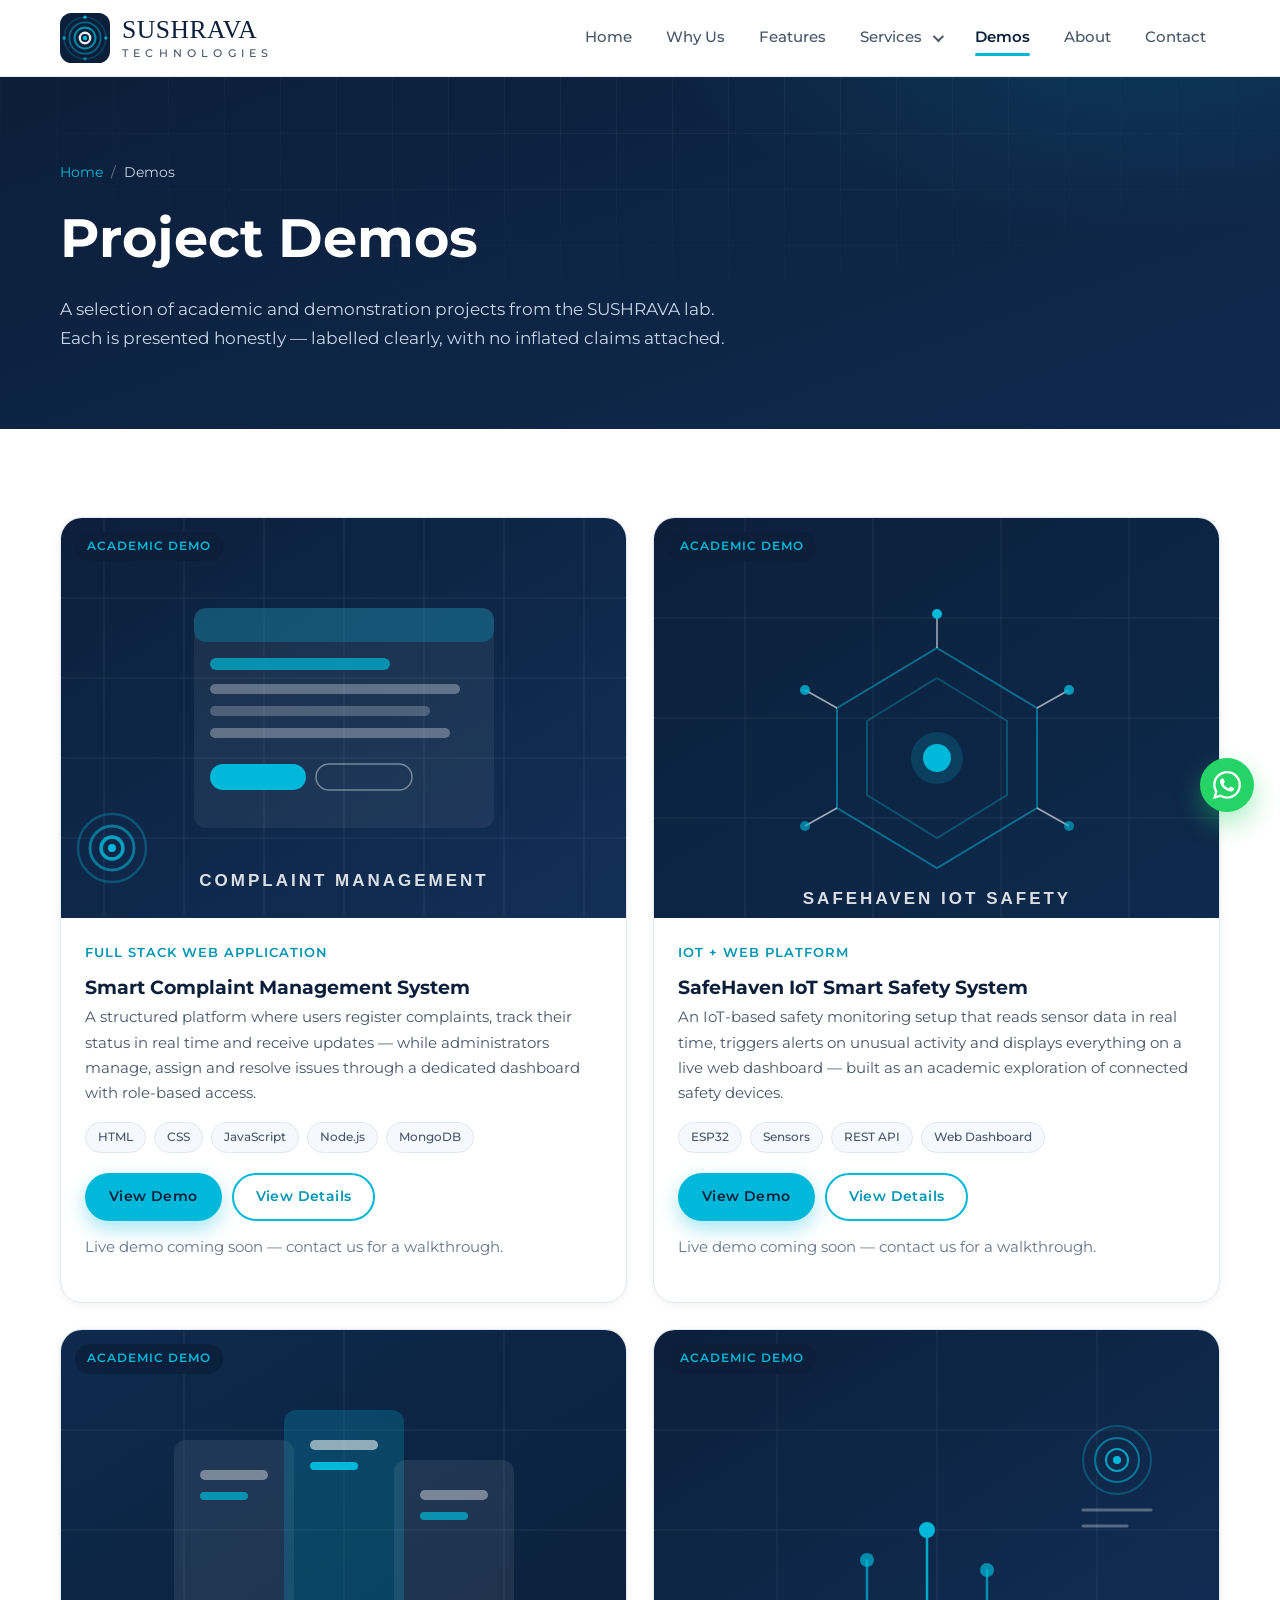
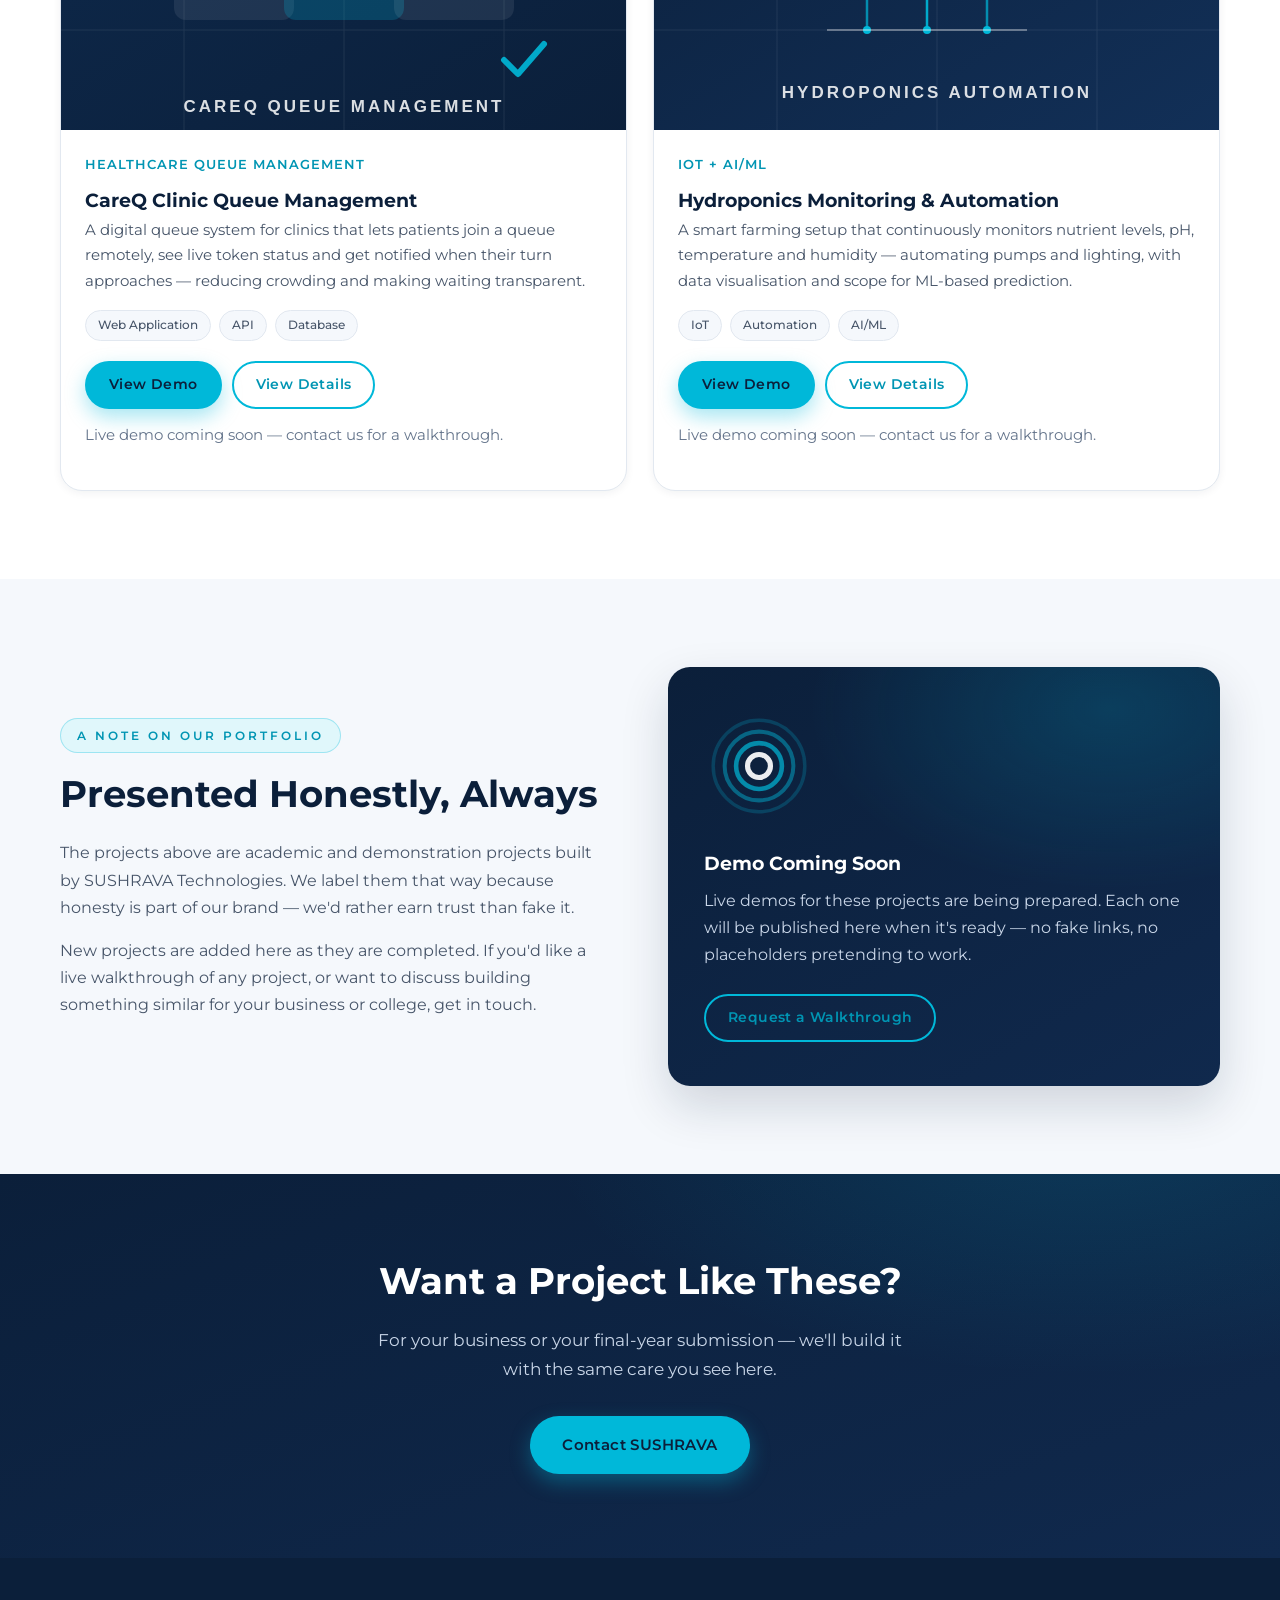
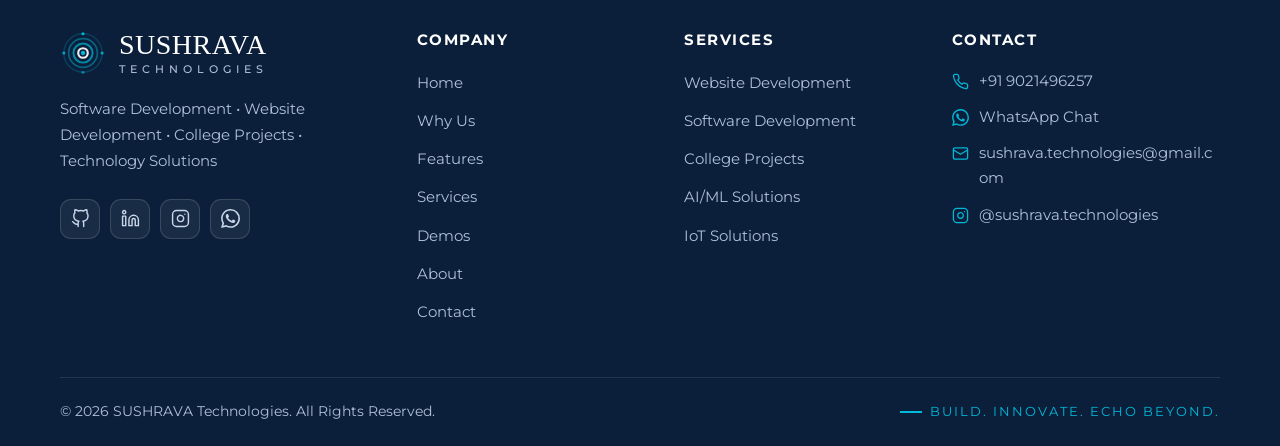
<file: demos.html>
<!DOCTYPE html>
<html lang="en">
<head>
  <meta charset="UTF-8">
  <meta name="viewport" content="width=device-width, initial-scale=1.0">
  <title>Project Demos | SUSHRAVA Technologies</title>
  <meta name="description" content="Project demos and portfolio from SUSHRAVA Technologies — Smart Complaint Management System, SafeHaven IoT Smart Safety System, CareQ Clinic Queue Management and Hydroponics Monitoring & Automation.">
  <meta name="keywords" content="SUSHRAVA demos, project portfolio, complaint management system, IoT safety system, clinic queue management, hydroponics automation">
  <meta name="author" content="SUSHRAVA Technologies">
  <meta property="og:type" content="website">
  <meta property="og:title" content="Project Demos | SUSHRAVA Technologies">
  <meta property="og:description" content="Explore academic and demo projects built by SUSHRAVA Technologies — presented honestly, without inflated claims.">
  <link rel="icon" type="image/svg+xml" href="./assets/logo/logo.svg">
  <link rel="preconnect" href="https://fonts.googleapis.com">
  <link rel="preconnect" href="https://fonts.gstatic.com" crossorigin>
  <link href="https://fonts.googleapis.com/css2?family=Montserrat:wght@400;500;600;700&display=swap" rel="stylesheet">
  <link rel="stylesheet" href="./css/style.css">
</head>
<body>
  <a class="skip-link" href="#main">Skip to main content</a>

  <!-- ===== Header ===== -->
  <header class="site-header">
    <div class="container nav-wrapper">
      <a href="./index.html" class="brand" aria-label="SUSHRAVA Technologies — Home">
        <span class="brand-logo"><img src="./assets/logo/logo.svg" alt="" width="50" height="50"></span>
        <span class="brand-text">
          <span class="brand-name">SUSHRAVA</span>
          <span class="brand-sub">TECHNOLOGIES</span>
        </span>
      </a>
      <nav class="main-nav" id="mainNav" aria-label="Main navigation">
        <ul>
          <li><a href="./index.html">Home</a></li>
          <li><a href="./why-us.html">Why Us</a></li>
          <li><a href="./features.html">Features</a></li>
          <li class="has-dropdown">
            <a href="./services.html" aria-haspopup="true" aria-expanded="false">Services <span class="caret" aria-hidden="true"></span></a>
            <ul class="dropdown" aria-label="Services submenu">
              <li>
                <a href="./websites.html">
                  <span class="dropdown-icon" aria-hidden="true"><svg viewBox="0 0 24 24" fill="none" stroke="currentColor" stroke-width="1.8" stroke-linecap="round" stroke-linejoin="round"><rect x="2" y="3" width="20" height="14" rx="2"/><line x1="8" y1="21" x2="16" y2="21"/><line x1="12" y1="17" x2="12" y2="21"/></svg></span>
                  Website Development
                </a>
              </li>
              <li>
                <a href="./college-projects.html">
                  <span class="dropdown-icon" aria-hidden="true"><svg viewBox="0 0 24 24" fill="none" stroke="currentColor" stroke-width="1.8" stroke-linecap="round" stroke-linejoin="round"><path d="M22 10L12 5 2 10l10 5 10-5z"/><path d="M6 12v5c0 1.7 2.7 3 6 3s6-1.3 6-3v-5"/></svg></span>
                  College Projects
                </a>
              </li>
            </ul>
          </li>
          <li><a href="./demos.html" aria-current="page">Demos</a></li>
          <li><a href="./about.html">About</a></li>
          <li><a href="./contact.html">Contact</a></li>
        </ul>
      </nav>
      <button class="nav-toggle" id="navToggle" type="button" aria-label="Open menu" aria-expanded="false" aria-controls="mainNav">
        <span></span><span></span><span></span>
      </button>
    </div>
  </header>

  <main id="main">
    <!-- ===== Page Hero ===== -->
    <section class="page-hero">
      <div class="container">
        <nav aria-label="Breadcrumb">
          <ol class="breadcrumb">
            <li><a href="./index.html">Home</a></li>
            <li aria-current="page">Demos</li>
          </ol>
        </nav>
        <h1>Project Demos</h1>
        <p>A selection of academic and demonstration projects from the SUSHRAVA lab. Each is presented honestly — labelled clearly, with no inflated claims attached.</p>
      </div>
    </section>

    <!-- ===== Project Grid ===== -->
    <section>
      <div class="container">
        <div class="grid grid-2">

          <article class="project-card reveal">
            <div class="project-media">
              <img src="./assets/projects/complaint-management.svg" alt="Smart Complaint Management System interface preview" loading="lazy" width="640" height="400">
              <span class="badge">Academic Demo</span>
            </div>
            <div class="project-body">
              <span class="project-cat">Full Stack Web Application</span>
              <h3>Smart Complaint Management System</h3>
              <p>A structured platform where users register complaints, track their status in real time and receive updates — while administrators manage, assign and resolve issues through a dedicated dashboard with role-based access.</p>
              <ul class="tech-tags">
                <li>HTML</li>
                <li>CSS</li>
                <li>JavaScript</li>
                <li>Node.js</li>
                <li>MongoDB</li>
              </ul>
              <div class="project-actions">
                <a href="./contact.html" class="btn btn-primary btn-sm">View Demo</a>
                <a href="./contact.html" class="btn btn-outline btn-sm">View Details</a>
              </div>
              <p class="form-note" style="margin-top: 14px;">Live demo coming soon — contact us for a walkthrough.</p>
            </div>
          </article>

          <article class="project-card reveal reveal-delay-1">
            <div class="project-media">
              <img src="./assets/projects/safehaven-iot.svg" alt="SafeHaven IoT smart safety system network preview" loading="lazy" width="640" height="400">
              <span class="badge">Academic Demo</span>
            </div>
            <div class="project-body">
              <span class="project-cat">IoT + Web Platform</span>
              <h3>SafeHaven IoT Smart Safety System</h3>
              <p>An IoT-based safety monitoring setup that reads sensor data in real time, triggers alerts on unusual activity and displays everything on a live web dashboard — built as an academic exploration of connected safety devices.</p>
              <ul class="tech-tags">
                <li>ESP32</li>
                <li>Sensors</li>
                <li>REST API</li>
                <li>Web Dashboard</li>
              </ul>
              <div class="project-actions">
                <a href="./contact.html" class="btn btn-primary btn-sm">View Demo</a>
                <a href="./contact.html" class="btn btn-outline btn-sm">View Details</a>
              </div>
              <p class="form-note" style="margin-top: 14px;">Live demo coming soon — contact us for a walkthrough.</p>
            </div>
          </article>

          <article class="project-card reveal">
            <div class="project-media">
              <img src="./assets/projects/careq.svg" alt="CareQ clinic queue management dashboard preview" loading="lazy" width="640" height="400">
              <span class="badge">Academic Demo</span>
            </div>
            <div class="project-body">
              <span class="project-cat">Healthcare Queue Management</span>
              <h3>CareQ Clinic Queue Management</h3>
              <p>A digital queue system for clinics that lets patients join a queue remotely, see live token status and get notified when their turn approaches — reducing crowding and making waiting transparent.</p>
              <ul class="tech-tags">
                <li>Web Application</li>
                <li>API</li>
                <li>Database</li>
              </ul>
              <div class="project-actions">
                <a href="./contact.html" class="btn btn-primary btn-sm">View Demo</a>
                <a href="./contact.html" class="btn btn-outline btn-sm">View Details</a>
              </div>
              <p class="form-note" style="margin-top: 14px;">Live demo coming soon — contact us for a walkthrough.</p>
            </div>
          </article>

          <article class="project-card reveal reveal-delay-1">
            <div class="project-media">
              <img src="./assets/projects/hydroponics.svg" alt="Hydroponics monitoring and automation system preview" loading="lazy" width="640" height="400">
              <span class="badge">Academic Demo</span>
            </div>
            <div class="project-body">
              <span class="project-cat">IoT + AI/ML</span>
              <h3>Hydroponics Monitoring &amp; Automation</h3>
              <p>A smart farming setup that continuously monitors nutrient levels, pH, temperature and humidity — automating pumps and lighting, with data visualisation and scope for ML-based prediction.</p>
              <ul class="tech-tags">
                <li>IoT</li>
                <li>Automation</li>
                <li>AI/ML</li>
              </ul>
              <div class="project-actions">
                <a href="./contact.html" class="btn btn-primary btn-sm">View Demo</a>
                <a href="./contact.html" class="btn btn-outline btn-sm">View Details</a>
              </div>
              <p class="form-note" style="margin-top: 14px;">Live demo coming soon — contact us for a walkthrough.</p>
            </div>
          </article>

        </div>
      </div>
    </section>

    <!-- ===== Honest note ===== -->
    <section class="section-soft">
      <div class="container split">
        <div class="reveal">
          <span class="eyebrow">A Note on Our Portfolio</span>
          <h2>Presented Honestly, Always</h2>
          <p>The projects above are academic and demonstration projects built by SUSHRAVA Technologies. We label them that way because honesty is part of our brand — we'd rather earn trust than fake it.</p>
          <p>New projects are added here as they are completed. If you'd like a live walkthrough of any project, or want to discuss building something similar for your business or college, get in touch.</p>
        </div>
        <div class="panel-visual reveal reveal-delay-1">
          <svg class="echo-mini" viewBox="0 0 96 96" fill="none" stroke="#00B8D9" stroke-linecap="round" aria-hidden="true">
            <circle cx="48" cy="48" r="40" stroke-width="3" opacity="0.22"/>
            <circle cx="48" cy="48" r="30" stroke-width="3.5" opacity="0.45"/>
            <circle cx="48" cy="48" r="20" stroke-width="4" opacity="0.7"/>
            <circle cx="48" cy="48" r="10" stroke="#FFFFFF" stroke-width="4.5" opacity="0.92"/>
          </svg>
          <h3>Demo Coming Soon</h3>
          <p>Live demos for these projects are being prepared. Each one will be published here when it's ready — no fake links, no placeholders pretending to work.</p>
          <a href="./contact.html" class="btn btn-outline btn-sm" style="margin-top: 10px;">Request a Walkthrough</a>
        </div>
      </div>
    </section>

    <!-- ===== CTA ===== -->
    <section class="section-dark cta-band">
      <div class="container reveal">
        <h2>Want a Project Like These?</h2>
        <p>For your business or your final-year submission — we'll build it with the same care you see here.</p>
        <a href="./contact.html" class="btn btn-primary">Contact SUSHRAVA</a>
      </div>
    </section>
  </main>

  <!-- ===== Footer ===== -->
  <footer class="site-footer">
    <div class="container">
      <div class="footer-grid">
        <div class="footer-brand">
          <a class="footer-logo" href="./index.html" aria-label="SUSHRAVA Technologies — Home">
            <span class="brand-logo"><img src="./assets/logo/logo.svg" alt="" width="46" height="46"></span>
            <span class="brand-text">
              <span class="brand-name">SUSHRAVA</span>
              <span class="brand-sub">TECHNOLOGIES</span>
            </span>
          </a>
          <p class="footer-tagline">Software Development &bull; Website Development &bull; College Projects &bull; Technology Solutions</p>
          <ul class="social-list">
            <li><a href="https://github.com/sushant-0611" target="_blank" rel="noopener noreferrer" aria-label="GitHub — sushant-0611"><svg viewBox="0 0 24 24" fill="none" stroke="currentColor" stroke-width="1.8" stroke-linecap="round" stroke-linejoin="round" aria-hidden="true"><path d="M9 19c-5 1.5-5-2.5-7-3m14 6v-3.87a3.37 3.37 0 0 0-.94-2.61c3.14-.35 6.44-1.54 6.44-7A5.44 5.44 0 0 0 20 4.77 5.07 5.07 0 0 0 19.91 1S18.73.65 16 2.48a13.38 13.38 0 0 0-7 0C6.27.65 5.09 1 5.09 1A5.07 5.07 0 0 0 5 4.77a5.44 5.44 0 0 0-1.5 3.78c0 5.42 3.3 6.61 6.44 7A3.37 3.37 0 0 0 9 18.13V22"/></svg></a></li>
            <li><a href="https://www.linkedin.com/in/sushant-kakade" target="_blank" rel="noopener noreferrer" aria-label="LinkedIn — Sushant Kakade"><svg viewBox="0 0 24 24" fill="none" stroke="currentColor" stroke-width="1.8" stroke-linecap="round" stroke-linejoin="round" aria-hidden="true"><path d="M16 8a6 6 0 0 1 6 6v7h-4v-7a2 2 0 0 0-2-2 2 2 0 0 0-2 2v7h-4v-7a6 6 0 0 1 6-6z"/><rect x="2" y="9" width="4" height="12"/><circle cx="4" cy="4" r="2"/></svg></a></li>
            <li><a href="https://www.instagram.com/sushrava.technologies" target="_blank" rel="noopener noreferrer" aria-label="Instagram — @sushrava.technologies"><svg viewBox="0 0 24 24" fill="none" stroke="currentColor" stroke-width="1.8" stroke-linecap="round" stroke-linejoin="round" aria-hidden="true"><rect x="2" y="2" width="20" height="20" rx="5" ry="5"/><path d="M16 11.37A4 4 0 1 1 12.63 8 4 4 0 0 1 16 11.37z"/><line x1="17.5" y1="6.5" x2="17.51" y2="6.5"/></svg></a></li>
            <li><a href="https://wa.me/919021496257?text=Hello%20SUSHRAVA%20Technologies%2C%20I%20found%20your%20website%20and%20I%20would%20like%20to%20discuss%20a%20project." target="_blank" rel="noopener noreferrer" aria-label="Chat with SUSHRAVA Technologies on WhatsApp"><svg viewBox="0 0 24 24" fill="currentColor" aria-hidden="true"><path d="M17.472 14.382c-.297-.149-1.758-.867-2.03-.967-.273-.099-.471-.148-.67.15-.197.297-.767.966-.94 1.164-.173.199-.347.223-.644.075-.297-.15-1.255-.463-2.39-1.475-.883-.788-1.48-1.761-1.653-2.059-.173-.297-.018-.458.13-.606.134-.133.297-.347.446-.52.149-.174.198-.298.298-.497.099-.198.05-.371-.025-.52-.075-.149-.669-1.612-.916-2.207-.242-.579-.487-.5-.669-.51-.173-.008-.371-.01-.57-.01-.198 0-.52.074-.792.372-.272.297-1.04 1.016-1.04 2.479 0 1.462 1.065 2.875 1.213 3.074.149.198 2.096 3.2 5.077 4.487.709.306 1.262.489 1.694.625.712.227 1.36.195 1.871.118.571-.085 1.758-.719 2.006-1.413.248-.694.248-1.289.173-1.413-.074-.124-.272-.198-.57-.347m-5.421 7.403h-.004a9.87 9.87 0 0 1-5.031-1.378l-.361-.214-3.741.982.998-3.648-.235-.374a9.86 9.86 0 0 1-1.51-5.26c.001-5.45 4.436-9.884 9.888-9.884 2.64 0 5.122 1.03 6.988 2.898a9.825 9.825 0 0 1 2.893 6.994c-.003 5.45-4.437 9.884-9.885 9.884m8.413-18.297A11.815 11.815 0 0 0 12.05 0C5.495 0 .16 5.335.157 11.892c0 2.096.547 4.142 1.588 5.945L.057 24l6.305-1.654a11.882 11.882 0 0 0 5.683 1.448h.005c6.554 0 11.89-5.335 11.893-11.893a11.821 11.821 0 0 0-3.48-8.413Z"/></svg></a></li>
          </ul>
        </div>
        <nav class="footer-col" aria-label="Footer navigation">
          <h4>Company</h4>
          <ul>
            <li><a href="./index.html">Home</a></li>
            <li><a href="./why-us.html">Why Us</a></li>
            <li><a href="./features.html">Features</a></li>
            <li><a href="./services.html">Services</a></li>
            <li><a href="./demos.html">Demos</a></li>
            <li><a href="./about.html">About</a></li>
            <li><a href="./contact.html">Contact</a></li>
          </ul>
        </nav>
        <div class="footer-col">
          <h4>Services</h4>
          <ul>
            <li><a href="./websites.html">Website Development</a></li>
            <li><a href="./services.html">Software Development</a></li>
            <li><a href="./college-projects.html">College Projects</a></li>
            <li><a href="./services.html">AI/ML Solutions</a></li>
            <li><a href="./services.html">IoT Solutions</a></li>
          </ul>
        </div>
        <div class="footer-col">
          <h4>Contact</h4>
          <ul class="footer-contact">
            <li>
              <svg viewBox="0 0 24 24" fill="none" stroke="currentColor" stroke-width="1.8" stroke-linecap="round" stroke-linejoin="round" aria-hidden="true"><path d="M22 16.92v3a2 2 0 0 1-2.18 2 19.79 19.79 0 0 1-8.63-3.07 19.5 19.5 0 0 1-6-6 19.79 19.79 0 0 1-3.07-8.67A2 2 0 0 1 4.11 2h3a2 2 0 0 1 2 1.72c.127.96.361 1.903.7 2.81a2 2 0 0 1-.45 2.11L8.09 9.91a16 16 0 0 0 6 6l1.27-1.27a2 2 0 0 1 2.11-.45c.907.339 1.85.573 2.81.7A2 2 0 0 1 22 16.92z"/></svg>
              <a href="tel:+919021496257">+91 9021496257</a>
            </li>
            <li>
              <svg viewBox="0 0 24 24" fill="currentColor" aria-hidden="true"><path d="M17.472 14.382c-.297-.149-1.758-.867-2.03-.967-.273-.099-.471-.148-.67.15-.197.297-.767.966-.94 1.164-.173.199-.347.223-.644.075-.297-.15-1.255-.463-2.39-1.475-.883-.788-1.48-1.761-1.653-2.059-.173-.297-.018-.458.13-.606.134-.133.297-.347.446-.52.149-.174.198-.298.298-.497.099-.198.05-.371-.025-.52-.075-.149-.669-1.612-.916-2.207-.242-.579-.487-.5-.669-.51-.173-.008-.371-.01-.57-.01-.198 0-.52.074-.792.372-.272.297-1.04 1.016-1.04 2.479 0 1.462 1.065 2.875 1.213 3.074.149.198 2.096 3.2 5.077 4.487.709.306 1.262.489 1.694.625.712.227 1.36.195 1.871.118.571-.085 1.758-.719 2.006-1.413.248-.694.248-1.289.173-1.413-.074-.124-.272-.198-.57-.347m-5.421 7.403h-.004a9.87 9.87 0 0 1-5.031-1.378l-.361-.214-3.741.982.998-3.648-.235-.374a9.86 9.86 0 0 1-1.51-5.26c.001-5.45 4.436-9.884 9.888-9.884 2.64 0 5.122 1.03 6.988 2.898a9.825 9.825 0 0 1 2.893 6.994c-.003 5.45-4.437 9.884-9.885 9.884m8.413-18.297A11.815 11.815 0 0 0 12.05 0C5.495 0 .16 5.335.157 11.892c0 2.096.547 4.142 1.588 5.945L.057 24l6.305-1.654a11.882 11.882 0 0 0 5.683 1.448h.005c6.554 0 11.89-5.335 11.893-11.893a11.821 11.821 0 0 0-3.48-8.413Z"/></svg>
              <a href="https://wa.me/919021496257?text=Hello%20SUSHRAVA%20Technologies%2C%20I%20found%20your%20website%20and%20I%20would%20like%20to%20discuss%20a%20project." target="_blank" rel="noopener noreferrer">WhatsApp Chat</a>
            </li>
            <li>
              <svg viewBox="0 0 24 24" fill="none" stroke="currentColor" stroke-width="1.8" stroke-linecap="round" stroke-linejoin="round" aria-hidden="true"><rect x="2" y="4" width="20" height="16" rx="2"/><path d="m22 7-10 6L2 7"/></svg>
              <a href="mailto:sushrava.technologies@gmail.com">sushrava.technologies@gmail.com</a>
            </li>
            <li>
              <svg viewBox="0 0 24 24" fill="none" stroke="currentColor" stroke-width="1.8" stroke-linecap="round" stroke-linejoin="round" aria-hidden="true"><rect x="2" y="2" width="20" height="20" rx="5" ry="5"/><path d="M16 11.37A4 4 0 1 1 12.63 8 4 4 0 0 1 16 11.37z"/><line x1="17.5" y1="6.5" x2="17.51" y2="6.5"/></svg>
              <a href="https://www.instagram.com/sushrava.technologies" target="_blank" rel="noopener noreferrer">@sushrava.technologies</a>
            </li>
          </ul>
        </div>
      </div>
      <div class="footer-bottom">
        <p>© <span class="js-year">2026</span> SUSHRAVA Technologies. All Rights Reserved.</p>
        <span class="footer-echo">Build. Innovate. Echo Beyond.</span>
      </div>
    </div>
  </footer>

  <a class="whatsapp-float" href="https://wa.me/919021496257?text=Hello%20SUSHRAVA%20Technologies%2C%20I%20found%20your%20website%20and%20I%20would%20like%20to%20discuss%20a%20project." target="_blank" rel="noopener noreferrer" aria-label="Chat with SUSHRAVA Technologies on WhatsApp">
    <svg viewBox="0 0 24 24" fill="currentColor" aria-hidden="true"><path d="M17.472 14.382c-.297-.149-1.758-.867-2.03-.967-.273-.099-.471-.148-.67.15-.197.297-.767.966-.94 1.164-.173.199-.347.223-.644.075-.297-.15-1.255-.463-2.39-1.475-.883-.788-1.48-1.761-1.653-2.059-.173-.297-.018-.458.13-.606.134-.133.297-.347.446-.52.149-.174.198-.298.298-.497.099-.198.05-.371-.025-.52-.075-.149-.669-1.612-.916-2.207-.242-.579-.487-.5-.669-.51-.173-.008-.371-.01-.57-.01-.198 0-.52.074-.792.372-.272.297-1.04 1.016-1.04 2.479 0 1.462 1.065 2.875 1.213 3.074.149.198 2.096 3.2 5.077 4.487.709.306 1.262.489 1.694.625.712.227 1.36.195 1.871.118.571-.085 1.758-.719 2.006-1.413.248-.694.248-1.289.173-1.413-.074-.124-.272-.198-.57-.347m-5.421 7.403h-.004a9.87 9.87 0 0 1-5.031-1.378l-.361-.214-3.741.982.998-3.648-.235-.374a9.86 9.86 0 0 1-1.51-5.26c.001-5.45 4.436-9.884 9.888-9.884 2.64 0 5.122 1.03 6.988 2.898a9.825 9.825 0 0 1 2.893 6.994c-.003 5.45-4.437 9.884-9.885 9.884m8.413-18.297A11.815 11.815 0 0 0 12.05 0C5.495 0 .16 5.335.157 11.892c0 2.096.547 4.142 1.588 5.945L.057 24l6.305-1.654a11.882 11.882 0 0 0 5.683 1.448h.005c6.554 0 11.89-5.335 11.893-11.893a11.821 11.821 0 0 0-3.48-8.413Z"/></svg>
  </a>

  <button class="back-to-top" type="button" aria-label="Back to top">
    <svg viewBox="0 0 24 24" fill="none" stroke="currentColor" stroke-width="2.2" stroke-linecap="round" stroke-linejoin="round" aria-hidden="true"><line x1="12" y1="19" x2="12" y2="5"/><polyline points="5 12 12 5 19 12"/></svg>
  </button>

  <script src="./js/script.js" defer></script>
</body>
</html>
</file>
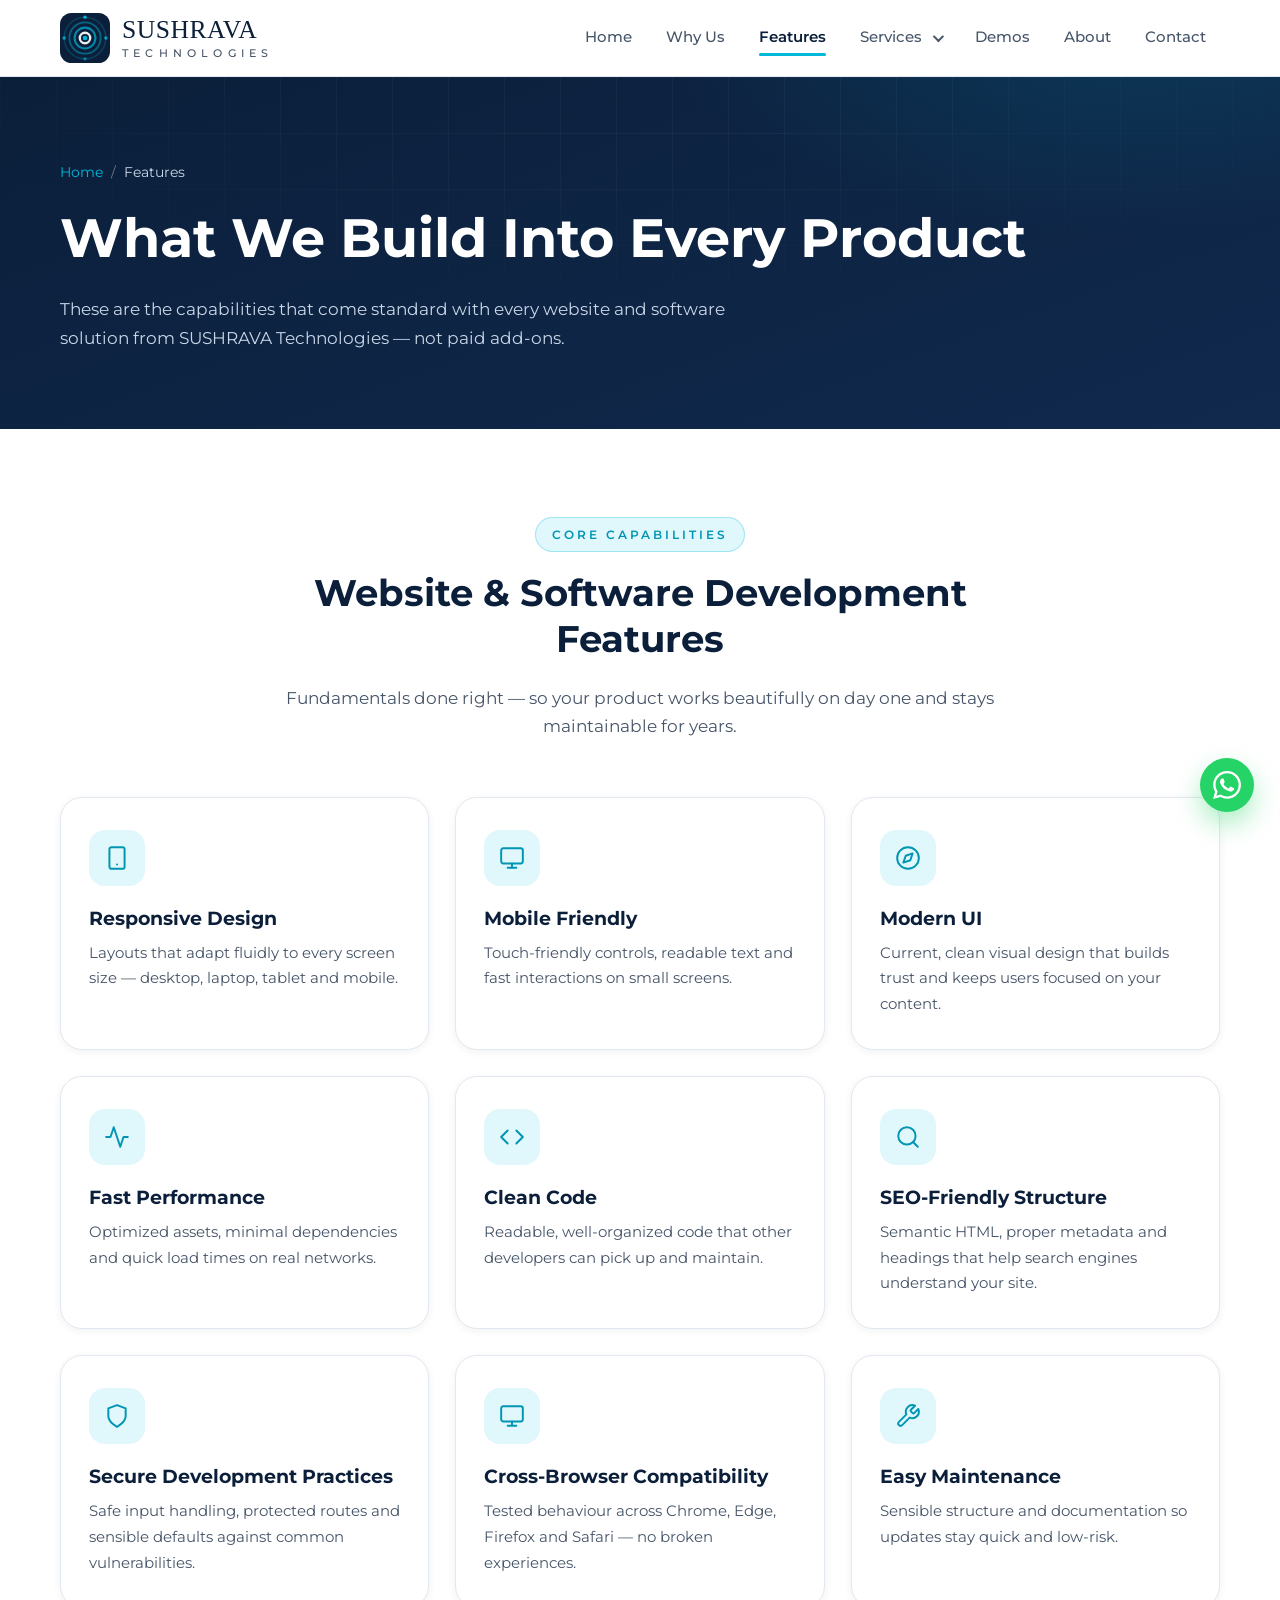
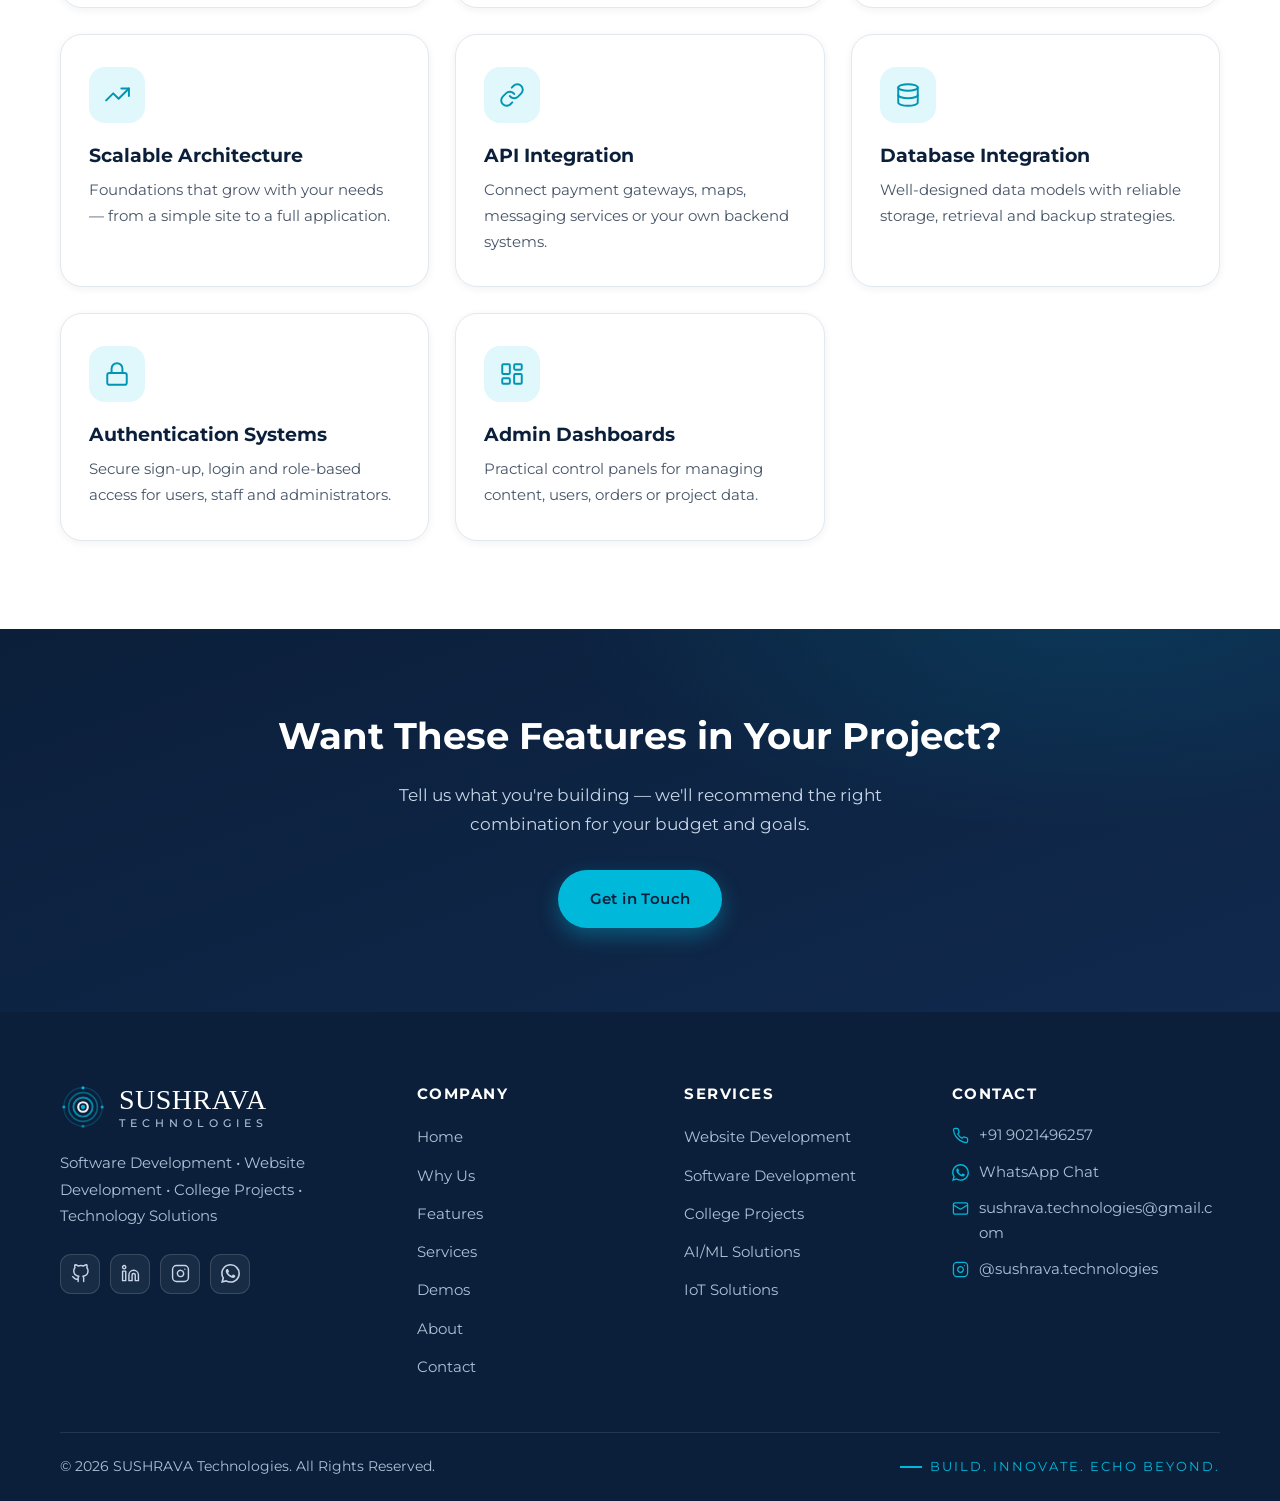
<file: features.html>
<!DOCTYPE html>
<html lang="en">
<head>
  <meta charset="UTF-8">
  <meta name="viewport" content="width=device-width, initial-scale=1.0">
  <title>Features | SUSHRAVA Technologies</title>
  <meta name="description" content="Website and software development capabilities of SUSHRAVA Technologies — responsive design, fast performance, clean code, SEO-friendly structure, secure development and scalable architecture.">
  <meta name="keywords" content="website features, software development capabilities, responsive design, SEO friendly, secure development, admin dashboards, API integration">
  <meta name="author" content="SUSHRAVA Technologies">
  <meta property="og:type" content="website">
  <meta property="og:title" content="Features | SUSHRAVA Technologies">
  <meta property="og:description" content="Responsive design, fast performance, clean code, secure development practices and scalable architecture — explore what we build into every product.">
  <link rel="icon" type="image/svg+xml" href="./assets/logo/logo.svg">
  <link rel="preconnect" href="https://fonts.googleapis.com">
  <link rel="preconnect" href="https://fonts.gstatic.com" crossorigin>
  <link href="https://fonts.googleapis.com/css2?family=Montserrat:wght@400;500;600;700&display=swap" rel="stylesheet">
  <link rel="stylesheet" href="./css/style.css">
</head>
<body>
  <a class="skip-link" href="#main">Skip to main content</a>

  <!-- ===== Header ===== -->
  <header class="site-header">
    <div class="container nav-wrapper">
      <a href="./index.html" class="brand" aria-label="SUSHRAVA Technologies — Home">
        <span class="brand-logo"><img src="./assets/logo/logo.svg" alt="" width="50" height="50"></span>
        <span class="brand-text">
          <span class="brand-name">SUSHRAVA</span>
          <span class="brand-sub">TECHNOLOGIES</span>
        </span>
      </a>
      <nav class="main-nav" id="mainNav" aria-label="Main navigation">
        <ul>
          <li><a href="./index.html">Home</a></li>
          <li><a href="./why-us.html">Why Us</a></li>
          <li><a href="./features.html" aria-current="page">Features</a></li>
          <li class="has-dropdown">
            <a href="./services.html" aria-haspopup="true" aria-expanded="false">Services <span class="caret" aria-hidden="true"></span></a>
            <ul class="dropdown" aria-label="Services submenu">
              <li>
                <a href="./websites.html">
                  <span class="dropdown-icon" aria-hidden="true"><svg viewBox="0 0 24 24" fill="none" stroke="currentColor" stroke-width="1.8" stroke-linecap="round" stroke-linejoin="round"><rect x="2" y="3" width="20" height="14" rx="2"/><line x1="8" y1="21" x2="16" y2="21"/><line x1="12" y1="17" x2="12" y2="21"/></svg></span>
                  Website Development
                </a>
              </li>
              <li>
                <a href="./college-projects.html">
                  <span class="dropdown-icon" aria-hidden="true"><svg viewBox="0 0 24 24" fill="none" stroke="currentColor" stroke-width="1.8" stroke-linecap="round" stroke-linejoin="round"><path d="M22 10L12 5 2 10l10 5 10-5z"/><path d="M6 12v5c0 1.7 2.7 3 6 3s6-1.3 6-3v-5"/></svg></span>
                  College Projects
                </a>
              </li>
            </ul>
          </li>
          <li><a href="./demos.html">Demos</a></li>
          <li><a href="./about.html">About</a></li>
          <li><a href="./contact.html">Contact</a></li>
        </ul>
      </nav>
      <button class="nav-toggle" id="navToggle" type="button" aria-label="Open menu" aria-expanded="false" aria-controls="mainNav">
        <span></span><span></span><span></span>
      </button>
    </div>
  </header>

  <main id="main">
    <!-- ===== Page Hero ===== -->
    <section class="page-hero">
      <div class="container">
        <nav aria-label="Breadcrumb">
          <ol class="breadcrumb">
            <li><a href="./index.html">Home</a></li>
            <li aria-current="page">Features</li>
          </ol>
        </nav>
        <h1>What We Build Into Every Product</h1>
        <p>These are the capabilities that come standard with every website and software solution from SUSHRAVA Technologies — not paid add-ons.</p>
      </div>
    </section>

    <!-- ===== Feature Cards ===== -->
    <section>
      <div class="container">
        <div class="section-head reveal">
          <span class="eyebrow">Core Capabilities</span>
          <h2>Website &amp; Software Development Features</h2>
          <p>Fundamentals done right — so your product works beautifully on day one and stays maintainable for years.</p>
        </div>
        <div class="grid grid-3">
          <article class="card reveal">
            <div class="card-icon" aria-hidden="true">
              <svg viewBox="0 0 24 24" fill="none" stroke="currentColor" stroke-width="1.8" stroke-linecap="round" stroke-linejoin="round"><rect x="5" y="2" width="14" height="20" rx="2"/><line x1="12" y1="18" x2="12.01" y2="18"/></svg>
            </div>
            <h3>Responsive Design</h3>
            <p>Layouts that adapt fluidly to every screen size — desktop, laptop, tablet and mobile.</p>
          </article>
          <article class="card reveal reveal-delay-1">
            <div class="card-icon" aria-hidden="true">
              <svg viewBox="0 0 24 24" fill="none" stroke="currentColor" stroke-width="1.8" stroke-linecap="round" stroke-linejoin="round"><rect x="2" y="3" width="20" height="14" rx="2"/><line x1="8" y1="21" x2="16" y2="21"/><line x1="12" y1="17" x2="12" y2="21"/></svg>
            </div>
            <h3>Mobile Friendly</h3>
            <p>Touch-friendly controls, readable text and fast interactions on small screens.</p>
          </article>
          <article class="card reveal reveal-delay-2">
            <div class="card-icon" aria-hidden="true">
              <svg viewBox="0 0 24 24" fill="none" stroke="currentColor" stroke-width="1.8" stroke-linecap="round" stroke-linejoin="round"><circle cx="12" cy="12" r="10"/><polygon points="16.24 7.76 14.12 14.12 7.76 16.24 9.88 9.88 16.24 7.76"/></svg>
            </div>
            <h3>Modern UI</h3>
            <p>Current, clean visual design that builds trust and keeps users focused on your content.</p>
          </article>
          <article class="card reveal">
            <div class="card-icon" aria-hidden="true">
              <svg viewBox="0 0 24 24" fill="none" stroke="currentColor" stroke-width="1.8" stroke-linecap="round" stroke-linejoin="round"><polyline points="22 12 18 12 15 21 9 3 6 12 2 12"/></svg>
            </div>
            <h3>Fast Performance</h3>
            <p>Optimized assets, minimal dependencies and quick load times on real networks.</p>
          </article>
          <article class="card reveal reveal-delay-1">
            <div class="card-icon" aria-hidden="true">
              <svg viewBox="0 0 24 24" fill="none" stroke="currentColor" stroke-width="1.8" stroke-linecap="round" stroke-linejoin="round"><polyline points="16 18 22 12 16 6"/><polyline points="8 6 2 12 8 18"/></svg>
            </div>
            <h3>Clean Code</h3>
            <p>Readable, well-organized code that other developers can pick up and maintain.</p>
          </article>
          <article class="card reveal reveal-delay-2">
            <div class="card-icon" aria-hidden="true">
              <svg viewBox="0 0 24 24" fill="none" stroke="currentColor" stroke-width="1.8" stroke-linecap="round" stroke-linejoin="round"><circle cx="11" cy="11" r="8"/><line x1="21" y1="21" x2="16.65" y2="16.65"/></svg>
            </div>
            <h3>SEO-Friendly Structure</h3>
            <p>Semantic HTML, proper metadata and headings that help search engines understand your site.</p>
          </article>
          <article class="card reveal">
            <div class="card-icon" aria-hidden="true">
              <svg viewBox="0 0 24 24" fill="none" stroke="currentColor" stroke-width="1.8" stroke-linecap="round" stroke-linejoin="round"><path d="M12 22s8-4 8-10V5l-8-3-8 3v7c0 6 8 10 8 10z"/></svg>
            </div>
            <h3>Secure Development Practices</h3>
            <p>Safe input handling, protected routes and sensible defaults against common vulnerabilities.</p>
          </article>
          <article class="card reveal reveal-delay-1">
            <div class="card-icon" aria-hidden="true">
              <svg viewBox="0 0 24 24" fill="none" stroke="currentColor" stroke-width="1.8" stroke-linecap="round" stroke-linejoin="round"><rect x="2" y="3" width="20" height="14" rx="2"/><path d="M8 21h8M12 17v4"/></svg>
            </div>
            <h3>Cross-Browser Compatibility</h3>
            <p>Tested behaviour across Chrome, Edge, Firefox and Safari — no broken experiences.</p>
          </article>
          <article class="card reveal reveal-delay-2">
            <div class="card-icon" aria-hidden="true">
              <svg viewBox="0 0 24 24" fill="none" stroke="currentColor" stroke-width="1.8" stroke-linecap="round" stroke-linejoin="round"><path d="M14.7 6.3a1 1 0 0 0 0 1.4l1.6 1.6a1 1 0 0 0 1.4 0l3.77-3.77a6 6 0 0 1-7.94 7.94l-6.91 6.91a2.12 2.12 0 0 1-3-3l6.91-6.91a6 6 0 0 1 7.94-7.94l-3.76 3.76z"/></svg>
            </div>
            <h3>Easy Maintenance</h3>
            <p>Sensible structure and documentation so updates stay quick and low-risk.</p>
          </article>
          <article class="card reveal">
            <div class="card-icon" aria-hidden="true">
              <svg viewBox="0 0 24 24" fill="none" stroke="currentColor" stroke-width="1.8" stroke-linecap="round" stroke-linejoin="round"><polyline points="23 6 13.5 15.5 8.5 10.5 2 17"/><polyline points="16 6 23 6 23 13"/></svg>
            </div>
            <h3>Scalable Architecture</h3>
            <p>Foundations that grow with your needs — from a simple site to a full application.</p>
          </article>
          <article class="card reveal reveal-delay-1">
            <div class="card-icon" aria-hidden="true">
              <svg viewBox="0 0 24 24" fill="none" stroke="currentColor" stroke-width="1.8" stroke-linecap="round" stroke-linejoin="round"><path d="M10 13a5 5 0 0 0 7.54.54l3-3a5 5 0 0 0-7.07-7.07l-1.72 1.71"/><path d="M14 11a5 5 0 0 0-7.54-.54l-3 3a5 5 0 0 0 7.07 7.07l1.71-1.71"/></svg>
            </div>
            <h3>API Integration</h3>
            <p>Connect payment gateways, maps, messaging services or your own backend systems.</p>
          </article>
          <article class="card reveal reveal-delay-2">
            <div class="card-icon" aria-hidden="true">
              <svg viewBox="0 0 24 24" fill="none" stroke="currentColor" stroke-width="1.8" stroke-linecap="round" stroke-linejoin="round"><ellipse cx="12" cy="5" rx="9" ry="3"/><path d="M21 12c0 1.66-4 3-9 3s-9-1.34-9-3"/><path d="M3 5v14c0 1.66 4 3 9 3s9-1.34 9-3V5"/></svg>
            </div>
            <h3>Database Integration</h3>
            <p>Well-designed data models with reliable storage, retrieval and backup strategies.</p>
          </article>
          <article class="card reveal">
            <div class="card-icon" aria-hidden="true">
              <svg viewBox="0 0 24 24" fill="none" stroke="currentColor" stroke-width="1.8" stroke-linecap="round" stroke-linejoin="round"><rect x="3" y="11" width="18" height="11" rx="2"/><path d="M7 11V7a5 5 0 0 1 10 0v4"/></svg>
            </div>
            <h3>Authentication Systems</h3>
            <p>Secure sign-up, login and role-based access for users, staff and administrators.</p>
          </article>
          <article class="card reveal reveal-delay-1">
            <div class="card-icon" aria-hidden="true">
              <svg viewBox="0 0 24 24" fill="none" stroke="currentColor" stroke-width="1.8" stroke-linecap="round" stroke-linejoin="round"><rect x="3" y="3" width="7" height="9" rx="1"/><rect x="14" y="3" width="7" height="5" rx="1"/><rect x="14" y="12" width="7" height="9" rx="1"/><rect x="3" y="16" width="7" height="5" rx="1"/></svg>
            </div>
            <h3>Admin Dashboards</h3>
            <p>Practical control panels for managing content, users, orders or project data.</p>
          </article>
        </div>
      </div>
    </section>

    <!-- ===== CTA ===== -->
    <section class="section-dark cta-band">
      <div class="container reveal">
        <h2>Want These Features in Your Project?</h2>
        <p>Tell us what you're building — we'll recommend the right combination for your budget and goals.</p>
        <a href="./contact.html" class="btn btn-primary">Get in Touch</a>
      </div>
    </section>
  </main>

  <!-- ===== Footer ===== -->
  <footer class="site-footer">
    <div class="container">
      <div class="footer-grid">
        <div class="footer-brand">
          <a class="footer-logo" href="./index.html" aria-label="SUSHRAVA Technologies — Home">
            <span class="brand-logo"><img src="./assets/logo/logo.svg" alt="" width="46" height="46"></span>
            <span class="brand-text">
              <span class="brand-name">SUSHRAVA</span>
              <span class="brand-sub">TECHNOLOGIES</span>
            </span>
          </a>
          <p class="footer-tagline">Software Development &bull; Website Development &bull; College Projects &bull; Technology Solutions</p>
          <ul class="social-list">
            <li><a href="https://github.com/sushant-0611" target="_blank" rel="noopener noreferrer" aria-label="GitHub — sushant-0611"><svg viewBox="0 0 24 24" fill="none" stroke="currentColor" stroke-width="1.8" stroke-linecap="round" stroke-linejoin="round" aria-hidden="true"><path d="M9 19c-5 1.5-5-2.5-7-3m14 6v-3.87a3.37 3.37 0 0 0-.94-2.61c3.14-.35 6.44-1.54 6.44-7A5.44 5.44 0 0 0 20 4.77 5.07 5.07 0 0 0 19.91 1S18.73.65 16 2.48a13.38 13.38 0 0 0-7 0C6.27.65 5.09 1 5.09 1A5.07 5.07 0 0 0 5 4.77a5.44 5.44 0 0 0-1.5 3.78c0 5.42 3.3 6.61 6.44 7A3.37 3.37 0 0 0 9 18.13V22"/></svg></a></li>
            <li><a href="https://www.linkedin.com/in/sushant-kakade" target="_blank" rel="noopener noreferrer" aria-label="LinkedIn — Sushant Kakade"><svg viewBox="0 0 24 24" fill="none" stroke="currentColor" stroke-width="1.8" stroke-linecap="round" stroke-linejoin="round" aria-hidden="true"><path d="M16 8a6 6 0 0 1 6 6v7h-4v-7a2 2 0 0 0-2-2 2 2 0 0 0-2 2v7h-4v-7a6 6 0 0 1 6-6z"/><rect x="2" y="9" width="4" height="12"/><circle cx="4" cy="4" r="2"/></svg></a></li>
            <li><a href="https://www.instagram.com/sushrava.technologies" target="_blank" rel="noopener noreferrer" aria-label="Instagram — @sushrava.technologies"><svg viewBox="0 0 24 24" fill="none" stroke="currentColor" stroke-width="1.8" stroke-linecap="round" stroke-linejoin="round" aria-hidden="true"><rect x="2" y="2" width="20" height="20" rx="5" ry="5"/><path d="M16 11.37A4 4 0 1 1 12.63 8 4 4 0 0 1 16 11.37z"/><line x1="17.5" y1="6.5" x2="17.51" y2="6.5"/></svg></a></li>
            <li><a href="https://wa.me/919021496257?text=Hello%20SUSHRAVA%20Technologies%2C%20I%20found%20your%20website%20and%20I%20would%20like%20to%20discuss%20a%20project." target="_blank" rel="noopener noreferrer" aria-label="Chat with SUSHRAVA Technologies on WhatsApp"><svg viewBox="0 0 24 24" fill="currentColor" aria-hidden="true"><path d="M17.472 14.382c-.297-.149-1.758-.867-2.03-.967-.273-.099-.471-.148-.67.15-.197.297-.767.966-.94 1.164-.173.199-.347.223-.644.075-.297-.15-1.255-.463-2.39-1.475-.883-.788-1.48-1.761-1.653-2.059-.173-.297-.018-.458.13-.606.134-.133.297-.347.446-.52.149-.174.198-.298.298-.497.099-.198.05-.371-.025-.52-.075-.149-.669-1.612-.916-2.207-.242-.579-.487-.5-.669-.51-.173-.008-.371-.01-.57-.01-.198 0-.52.074-.792.372-.272.297-1.04 1.016-1.04 2.479 0 1.462 1.065 2.875 1.213 3.074.149.198 2.096 3.2 5.077 4.487.709.306 1.262.489 1.694.625.712.227 1.36.195 1.871.118.571-.085 1.758-.719 2.006-1.413.248-.694.248-1.289.173-1.413-.074-.124-.272-.198-.57-.347m-5.421 7.403h-.004a9.87 9.87 0 0 1-5.031-1.378l-.361-.214-3.741.982.998-3.648-.235-.374a9.86 9.86 0 0 1-1.51-5.26c.001-5.45 4.436-9.884 9.888-9.884 2.64 0 5.122 1.03 6.988 2.898a9.825 9.825 0 0 1 2.893 6.994c-.003 5.45-4.437 9.884-9.885 9.884m8.413-18.297A11.815 11.815 0 0 0 12.05 0C5.495 0 .16 5.335.157 11.892c0 2.096.547 4.142 1.588 5.945L.057 24l6.305-1.654a11.882 11.882 0 0 0 5.683 1.448h.005c6.554 0 11.89-5.335 11.893-11.893a11.821 11.821 0 0 0-3.48-8.413Z"/></svg></a></li>
          </ul>
        </div>
        <nav class="footer-col" aria-label="Footer navigation">
          <h4>Company</h4>
          <ul>
            <li><a href="./index.html">Home</a></li>
            <li><a href="./why-us.html">Why Us</a></li>
            <li><a href="./features.html">Features</a></li>
            <li><a href="./services.html">Services</a></li>
            <li><a href="./demos.html">Demos</a></li>
            <li><a href="./about.html">About</a></li>
            <li><a href="./contact.html">Contact</a></li>
          </ul>
        </nav>
        <div class="footer-col">
          <h4>Services</h4>
          <ul>
            <li><a href="./websites.html">Website Development</a></li>
            <li><a href="./services.html">Software Development</a></li>
            <li><a href="./college-projects.html">College Projects</a></li>
            <li><a href="./services.html">AI/ML Solutions</a></li>
            <li><a href="./services.html">IoT Solutions</a></li>
          </ul>
        </div>
        <div class="footer-col">
          <h4>Contact</h4>
          <ul class="footer-contact">
            <li>
              <svg viewBox="0 0 24 24" fill="none" stroke="currentColor" stroke-width="1.8" stroke-linecap="round" stroke-linejoin="round" aria-hidden="true"><path d="M22 16.92v3a2 2 0 0 1-2.18 2 19.79 19.79 0 0 1-8.63-3.07 19.5 19.5 0 0 1-6-6 19.79 19.79 0 0 1-3.07-8.67A2 2 0 0 1 4.11 2h3a2 2 0 0 1 2 1.72c.127.96.361 1.903.7 2.81a2 2 0 0 1-.45 2.11L8.09 9.91a16 16 0 0 0 6 6l1.27-1.27a2 2 0 0 1 2.11-.45c.907.339 1.85.573 2.81.7A2 2 0 0 1 22 16.92z"/></svg>
              <a href="tel:+919021496257">+91 9021496257</a>
            </li>
            <li>
              <svg viewBox="0 0 24 24" fill="currentColor" aria-hidden="true"><path d="M17.472 14.382c-.297-.149-1.758-.867-2.03-.967-.273-.099-.471-.148-.67.15-.197.297-.767.966-.94 1.164-.173.199-.347.223-.644.075-.297-.15-1.255-.463-2.39-1.475-.883-.788-1.48-1.761-1.653-2.059-.173-.297-.018-.458.13-.606.134-.133.297-.347.446-.52.149-.174.198-.298.298-.497.099-.198.05-.371-.025-.52-.075-.149-.669-1.612-.916-2.207-.242-.579-.487-.5-.669-.51-.173-.008-.371-.01-.57-.01-.198 0-.52.074-.792.372-.272.297-1.04 1.016-1.04 2.479 0 1.462 1.065 2.875 1.213 3.074.149.198 2.096 3.2 5.077 4.487.709.306 1.262.489 1.694.625.712.227 1.36.195 1.871.118.571-.085 1.758-.719 2.006-1.413.248-.694.248-1.289.173-1.413-.074-.124-.272-.198-.57-.347m-5.421 7.403h-.004a9.87 9.87 0 0 1-5.031-1.378l-.361-.214-3.741.982.998-3.648-.235-.374a9.86 9.86 0 0 1-1.51-5.26c.001-5.45 4.436-9.884 9.888-9.884 2.64 0 5.122 1.03 6.988 2.898a9.825 9.825 0 0 1 2.893 6.994c-.003 5.45-4.437 9.884-9.885 9.884m8.413-18.297A11.815 11.815 0 0 0 12.05 0C5.495 0 .16 5.335.157 11.892c0 2.096.547 4.142 1.588 5.945L.057 24l6.305-1.654a11.882 11.882 0 0 0 5.683 1.448h.005c6.554 0 11.89-5.335 11.893-11.893a11.821 11.821 0 0 0-3.48-8.413Z"/></svg>
              <a href="https://wa.me/919021496257?text=Hello%20SUSHRAVA%20Technologies%2C%20I%20found%20your%20website%20and%20I%20would%20like%20to%20discuss%20a%20project." target="_blank" rel="noopener noreferrer">WhatsApp Chat</a>
            </li>
            <li>
              <svg viewBox="0 0 24 24" fill="none" stroke="currentColor" stroke-width="1.8" stroke-linecap="round" stroke-linejoin="round" aria-hidden="true"><rect x="2" y="4" width="20" height="16" rx="2"/><path d="m22 7-10 6L2 7"/></svg>
              <a href="mailto:sushrava.technologies@gmail.com">sushrava.technologies@gmail.com</a>
            </li>
            <li>
              <svg viewBox="0 0 24 24" fill="none" stroke="currentColor" stroke-width="1.8" stroke-linecap="round" stroke-linejoin="round" aria-hidden="true"><rect x="2" y="2" width="20" height="20" rx="5" ry="5"/><path d="M16 11.37A4 4 0 1 1 12.63 8 4 4 0 0 1 16 11.37z"/><line x1="17.5" y1="6.5" x2="17.51" y2="6.5"/></svg>
              <a href="https://www.instagram.com/sushrava.technologies" target="_blank" rel="noopener noreferrer">@sushrava.technologies</a>
            </li>
          </ul>
        </div>
      </div>
      <div class="footer-bottom">
        <p>© <span class="js-year">2026</span> SUSHRAVA Technologies. All Rights Reserved.</p>
        <span class="footer-echo">Build. Innovate. Echo Beyond.</span>
      </div>
    </div>
  </footer>

  <a class="whatsapp-float" href="https://wa.me/919021496257?text=Hello%20SUSHRAVA%20Technologies%2C%20I%20found%20your%20website%20and%20I%20would%20like%20to%20discuss%20a%20project." target="_blank" rel="noopener noreferrer" aria-label="Chat with SUSHRAVA Technologies on WhatsApp">
    <svg viewBox="0 0 24 24" fill="currentColor" aria-hidden="true"><path d="M17.472 14.382c-.297-.149-1.758-.867-2.03-.967-.273-.099-.471-.148-.67.15-.197.297-.767.966-.94 1.164-.173.199-.347.223-.644.075-.297-.15-1.255-.463-2.39-1.475-.883-.788-1.48-1.761-1.653-2.059-.173-.297-.018-.458.13-.606.134-.133.297-.347.446-.52.149-.174.198-.298.298-.497.099-.198.05-.371-.025-.52-.075-.149-.669-1.612-.916-2.207-.242-.579-.487-.5-.669-.51-.173-.008-.371-.01-.57-.01-.198 0-.52.074-.792.372-.272.297-1.04 1.016-1.04 2.479 0 1.462 1.065 2.875 1.213 3.074.149.198 2.096 3.2 5.077 4.487.709.306 1.262.489 1.694.625.712.227 1.36.195 1.871.118.571-.085 1.758-.719 2.006-1.413.248-.694.248-1.289.173-1.413-.074-.124-.272-.198-.57-.347m-5.421 7.403h-.004a9.87 9.87 0 0 1-5.031-1.378l-.361-.214-3.741.982.998-3.648-.235-.374a9.86 9.86 0 0 1-1.51-5.26c.001-5.45 4.436-9.884 9.888-9.884 2.64 0 5.122 1.03 6.988 2.898a9.825 9.825 0 0 1 2.893 6.994c-.003 5.45-4.437 9.884-9.885 9.884m8.413-18.297A11.815 11.815 0 0 0 12.05 0C5.495 0 .16 5.335.157 11.892c0 2.096.547 4.142 1.588 5.945L.057 24l6.305-1.654a11.882 11.882 0 0 0 5.683 1.448h.005c6.554 0 11.89-5.335 11.893-11.893a11.821 11.821 0 0 0-3.48-8.413Z"/></svg>
  </a>

  <button class="back-to-top" type="button" aria-label="Back to top">
    <svg viewBox="0 0 24 24" fill="none" stroke="currentColor" stroke-width="2.2" stroke-linecap="round" stroke-linejoin="round" aria-hidden="true"><line x1="12" y1="19" x2="12" y2="5"/><polyline points="5 12 12 5 19 12"/></svg>
  </button>

  <script src="./js/script.js" defer></script>
</body>
</html>
</file>
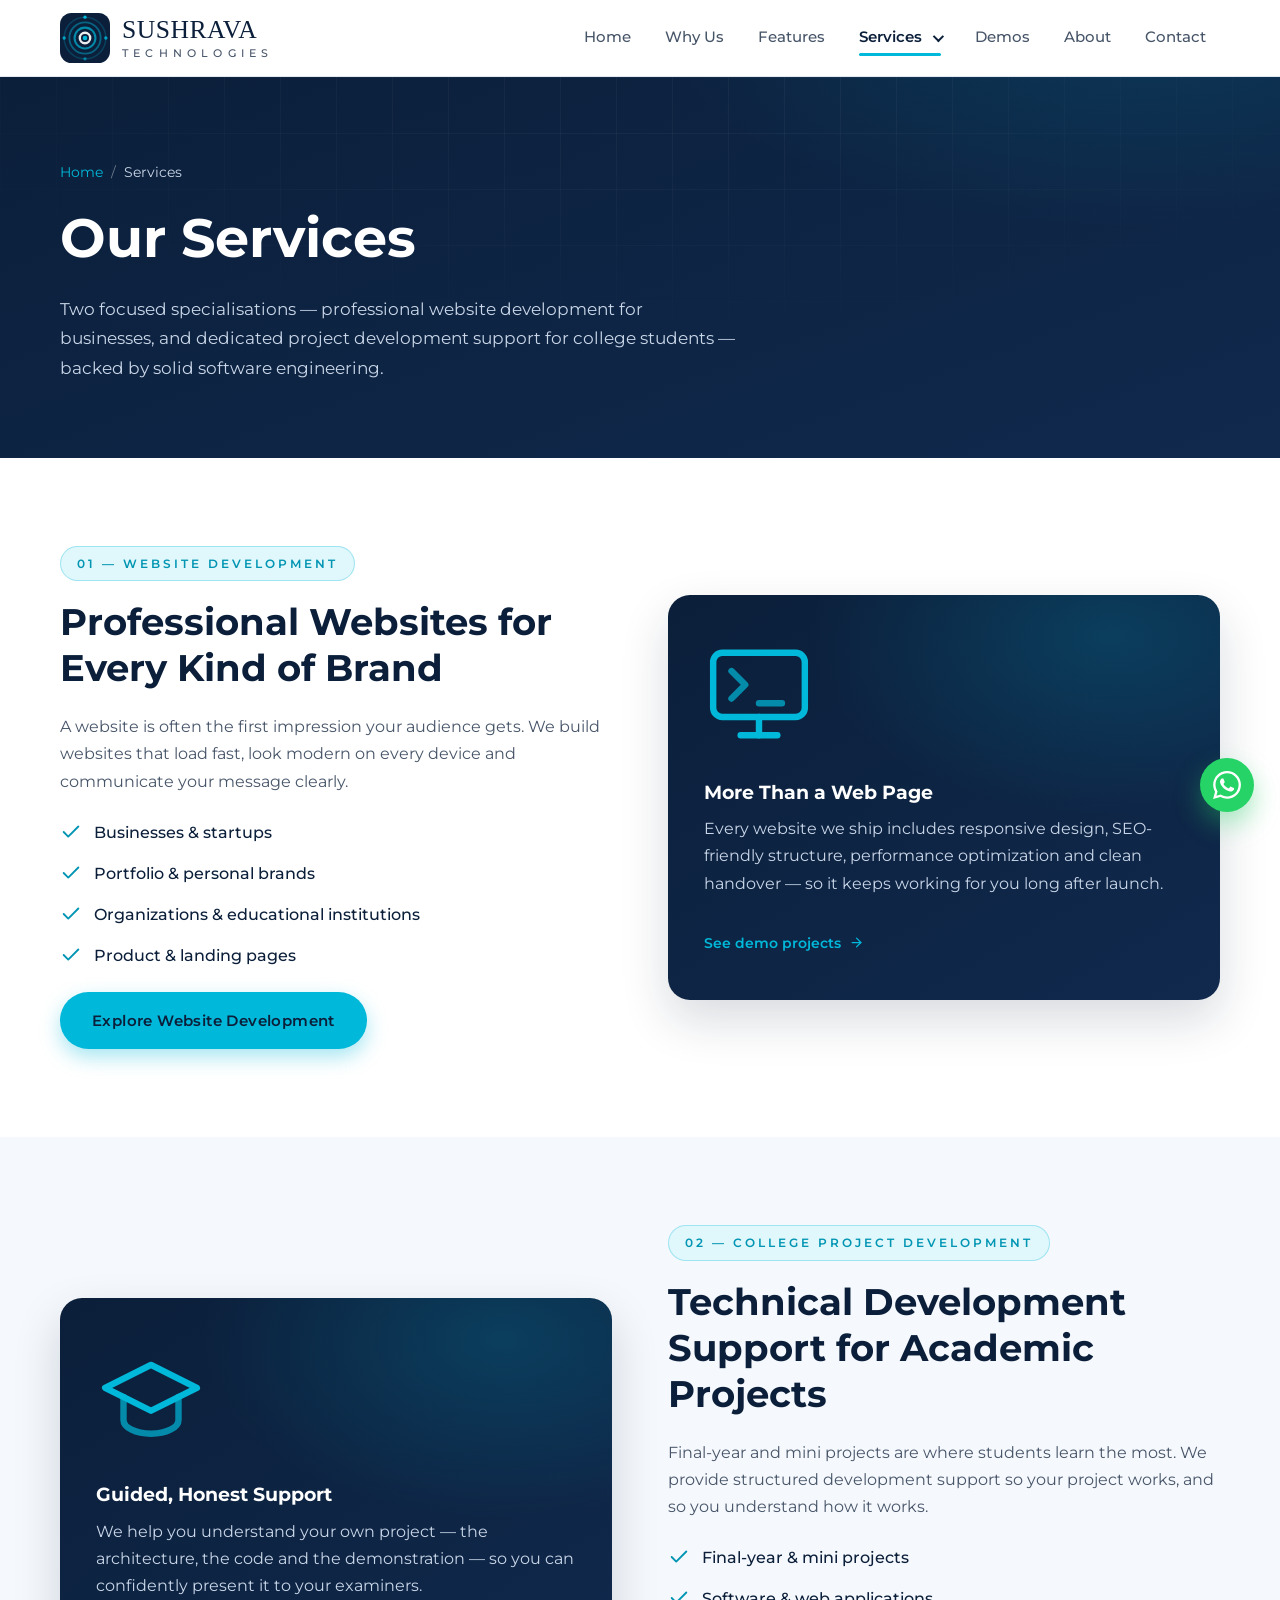
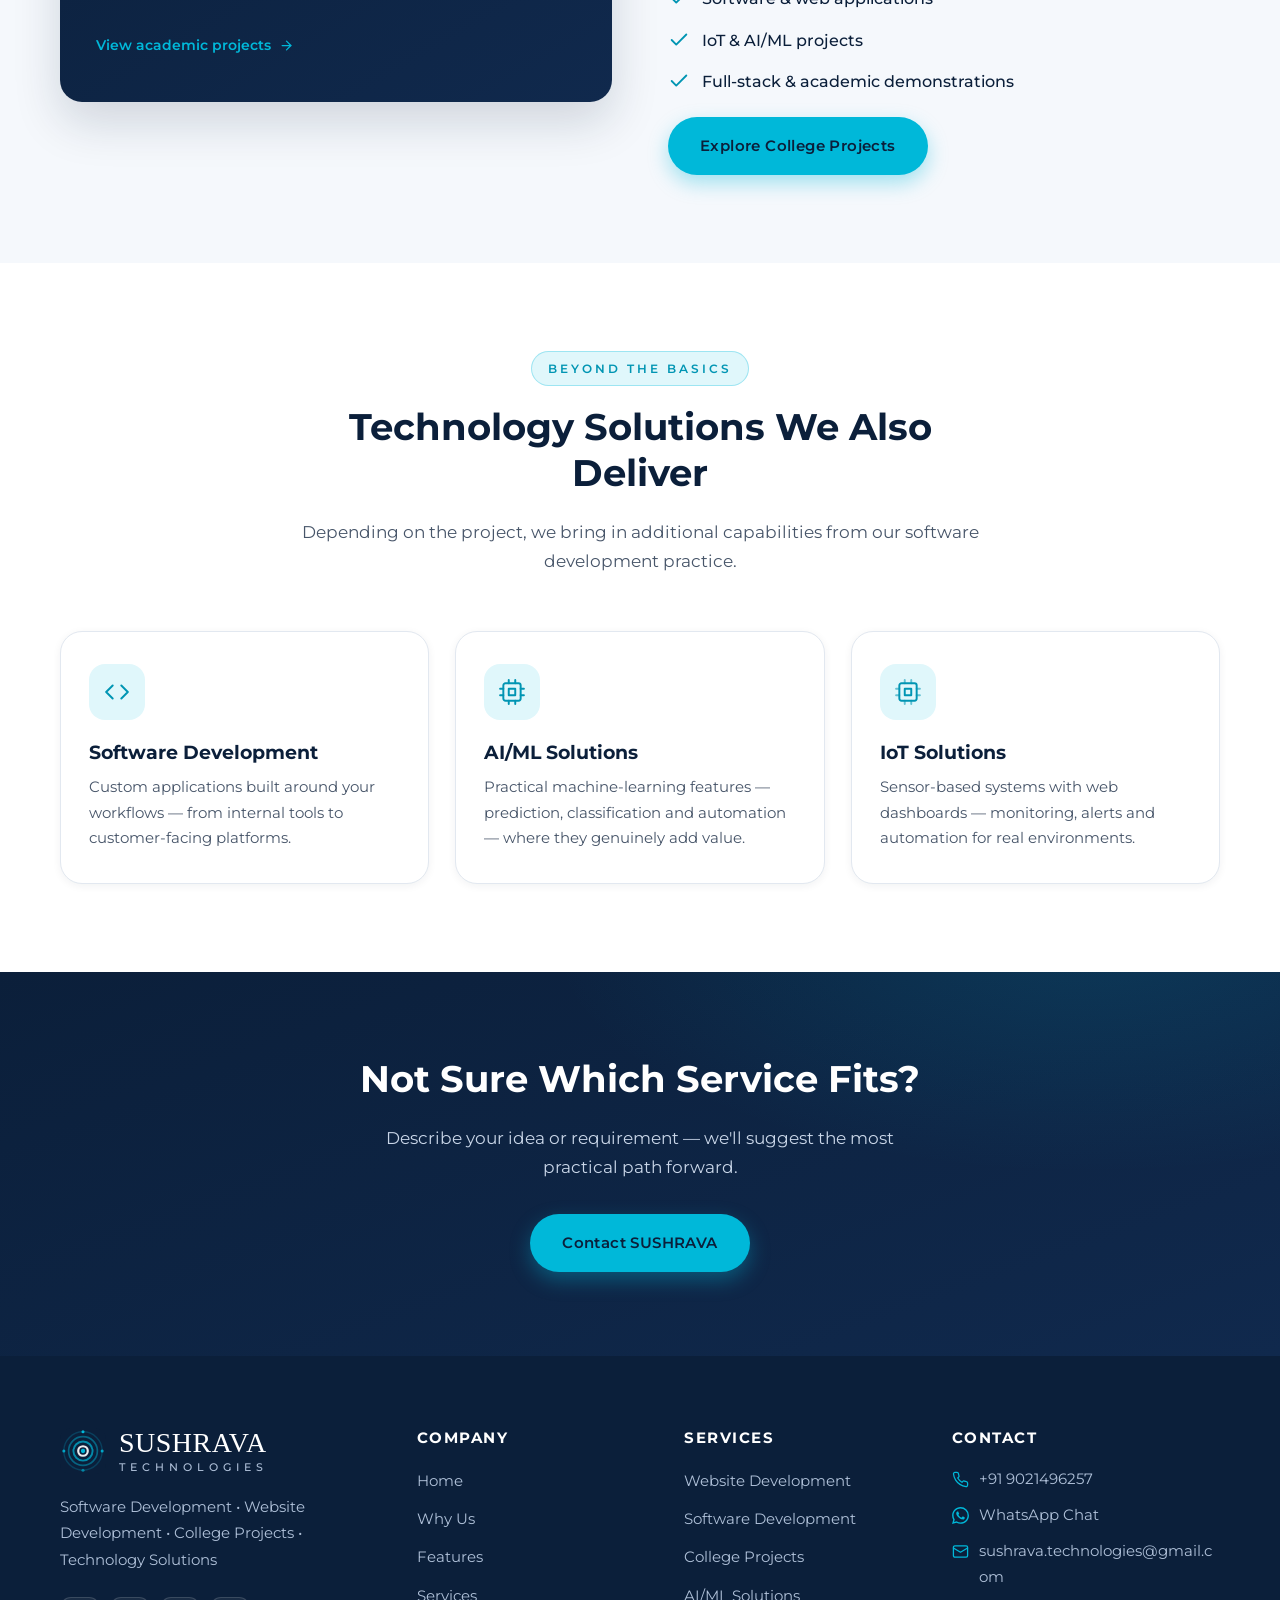
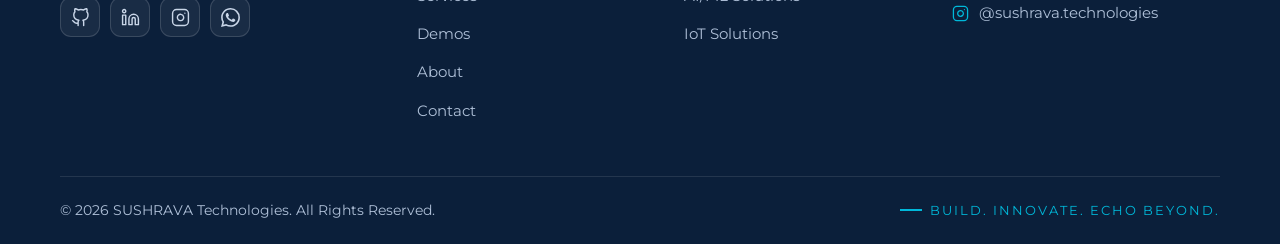
<file: services.html>
<!DOCTYPE html>
<html lang="en">
<head>
  <meta charset="UTF-8">
  <meta name="viewport" content="width=device-width, initial-scale=1.0">
  <title>Services | SUSHRAVA Technologies</title>
  <meta name="description" content="Services offered by SUSHRAVA Technologies — professional website development, software development, college project development, AI/ML and IoT technology solutions.">
  <meta name="keywords" content="SUSHRAVA services, website development services, college project development, software development services, AI ML solutions, IoT solutions">
  <meta name="author" content="SUSHRAVA Technologies">
  <meta property="og:type" content="website">
  <meta property="og:title" content="Services | SUSHRAVA Technologies">
  <meta property="og:description" content="Professional websites, college project development and custom technology solutions — explore SUSHRAVA's services.">
  <link rel="icon" type="image/svg+xml" href="./assets/logo/logo.svg">
  <link rel="preconnect" href="https://fonts.googleapis.com">
  <link rel="preconnect" href="https://fonts.gstatic.com" crossorigin>
  <link href="https://fonts.googleapis.com/css2?family=Montserrat:wght@400;500;600;700&display=swap" rel="stylesheet">
  <link rel="stylesheet" href="./css/style.css">
</head>
<body>
  <a class="skip-link" href="#main">Skip to main content</a>

  <!-- ===== Header ===== -->
  <header class="site-header">
    <div class="container nav-wrapper">
      <a href="./index.html" class="brand" aria-label="SUSHRAVA Technologies — Home">
        <span class="brand-logo"><img src="./assets/logo/logo.svg" alt="" width="50" height="50"></span>
        <span class="brand-text">
          <span class="brand-name">SUSHRAVA</span>
          <span class="brand-sub">TECHNOLOGIES</span>
        </span>
      </a>
      <nav class="main-nav" id="mainNav" aria-label="Main navigation">
        <ul>
          <li><a href="./index.html">Home</a></li>
          <li><a href="./why-us.html">Why Us</a></li>
          <li><a href="./features.html">Features</a></li>
          <li class="has-dropdown">
            <a href="./services.html" aria-current="page" aria-haspopup="true" aria-expanded="false">Services <span class="caret" aria-hidden="true"></span></a>
            <ul class="dropdown" aria-label="Services submenu">
              <li>
                <a href="./websites.html">
                  <span class="dropdown-icon" aria-hidden="true"><svg viewBox="0 0 24 24" fill="none" stroke="currentColor" stroke-width="1.8" stroke-linecap="round" stroke-linejoin="round"><rect x="2" y="3" width="20" height="14" rx="2"/><line x1="8" y1="21" x2="16" y2="21"/><line x1="12" y1="17" x2="12" y2="21"/></svg></span>
                  Website Development
                </a>
              </li>
              <li>
                <a href="./college-projects.html">
                  <span class="dropdown-icon" aria-hidden="true"><svg viewBox="0 0 24 24" fill="none" stroke="currentColor" stroke-width="1.8" stroke-linecap="round" stroke-linejoin="round"><path d="M22 10L12 5 2 10l10 5 10-5z"/><path d="M6 12v5c0 1.7 2.7 3 6 3s6-1.3 6-3v-5"/></svg></span>
                  College Projects
                </a>
              </li>
            </ul>
          </li>
          <li><a href="./demos.html">Demos</a></li>
          <li><a href="./about.html">About</a></li>
          <li><a href="./contact.html">Contact</a></li>
        </ul>
      </nav>
      <button class="nav-toggle" id="navToggle" type="button" aria-label="Open menu" aria-expanded="false" aria-controls="mainNav">
        <span></span><span></span><span></span>
      </button>
    </div>
  </header>

  <main id="main">
    <!-- ===== Page Hero ===== -->
    <section class="page-hero">
      <div class="container">
        <nav aria-label="Breadcrumb">
          <ol class="breadcrumb">
            <li><a href="./index.html">Home</a></li>
            <li aria-current="page">Services</li>
          </ol>
        </nav>
        <h1>Our Services</h1>
        <p>Two focused specialisations — professional website development for businesses, and dedicated project development support for college students — backed by solid software engineering.</p>
      </div>
    </section>

    <!-- ===== Service 01 ===== -->
    <section>
      <div class="container split">
        <div class="reveal">
          <span class="eyebrow">01 — Website Development</span>
          <h2>Professional Websites for Every Kind of Brand</h2>
          <p>A website is often the first impression your audience gets. We build websites that load fast, look modern on every device and communicate your message clearly.</p>
          <ul class="check-list">
            <li>
              <svg viewBox="0 0 24 24" fill="none" stroke="currentColor" stroke-width="2" stroke-linecap="round" stroke-linejoin="round" aria-hidden="true"><polyline points="20 6 9 17 4 12"/></svg>
              Businesses &amp; startups
            </li>
            <li>
              <svg viewBox="0 0 24 24" fill="none" stroke="currentColor" stroke-width="2" stroke-linecap="round" stroke-linejoin="round" aria-hidden="true"><polyline points="20 6 9 17 4 12"/></svg>
              Portfolio &amp; personal brands
            </li>
            <li>
              <svg viewBox="0 0 24 24" fill="none" stroke="currentColor" stroke-width="2" stroke-linecap="round" stroke-linejoin="round" aria-hidden="true"><polyline points="20 6 9 17 4 12"/></svg>
              Organizations &amp; educational institutions
            </li>
            <li>
              <svg viewBox="0 0 24 24" fill="none" stroke="currentColor" stroke-width="2" stroke-linecap="round" stroke-linejoin="round" aria-hidden="true"><polyline points="20 6 9 17 4 12"/></svg>
              Product &amp; landing pages
            </li>
          </ul>
          <a href="./websites.html" class="btn btn-primary" style="margin-top: 22px;">Explore Website Development</a>
        </div>
        <div class="panel-visual reveal reveal-delay-1">
          <svg class="echo-mini" viewBox="0 0 24 24" fill="none" stroke="#00B8D9" stroke-width="1.4" stroke-linecap="round" stroke-linejoin="round" aria-hidden="true"><rect x="2" y="3" width="20" height="14" rx="2"/><line x1="8" y1="21" x2="16" y2="21"/><line x1="12" y1="17" x2="12" y2="21"/><path d="M6 7l3 3-3 3M12 14h5" opacity="0.7"/></svg>
          <h3>More Than a Web Page</h3>
          <p>Every website we ship includes responsive design, SEO-friendly structure, performance optimization and clean handover — so it keeps working for you long after launch.</p>
          <a href="./demos.html" class="card-link" style="color: var(--cyan);">See demo projects
            <svg viewBox="0 0 24 24" fill="none" stroke="currentColor" stroke-width="2" stroke-linecap="round" stroke-linejoin="round" aria-hidden="true"><line x1="5" y1="12" x2="19" y2="12"/><polyline points="12 5 19 12 12 19"/></svg>
          </a>
        </div>
      </div>
    </section>

    <!-- ===== Service 02 ===== -->
    <section class="section-soft">
      <div class="container split">
        <div class="panel-visual reveal">
          <svg class="echo-mini" viewBox="0 0 24 24" fill="none" stroke="#00B8D9" stroke-width="1.4" stroke-linecap="round" stroke-linejoin="round" aria-hidden="true"><path d="M22 10L12 5 2 10l10 5 10-5z"/><path d="M6 12v5c0 1.7 2.7 3 6 3s6-1.3 6-3v-5" opacity="0.7"/></svg>
          <h3>Guided, Honest Support</h3>
          <p>We help you understand your own project — the architecture, the code and the demonstration — so you can confidently present it to your examiners.</p>
          <a href="./demos.html" class="card-link" style="color: var(--cyan);">View academic projects
            <svg viewBox="0 0 24 24" fill="none" stroke="currentColor" stroke-width="2" stroke-linecap="round" stroke-linejoin="round" aria-hidden="true"><line x1="5" y1="12" x2="19" y2="12"/><polyline points="12 5 19 12 12 19"/></svg>
          </a>
        </div>
        <div class="reveal reveal-delay-1">
          <span class="eyebrow">02 — College Project Development</span>
          <h2>Technical Development Support for Academic Projects</h2>
          <p>Final-year and mini projects are where students learn the most. We provide structured development support so your project works, and so you understand how it works.</p>
          <ul class="check-list">
            <li>
              <svg viewBox="0 0 24 24" fill="none" stroke="currentColor" stroke-width="2" stroke-linecap="round" stroke-linejoin="round" aria-hidden="true"><polyline points="20 6 9 17 4 12"/></svg>
              Final-year &amp; mini projects
            </li>
            <li>
              <svg viewBox="0 0 24 24" fill="none" stroke="currentColor" stroke-width="2" stroke-linecap="round" stroke-linejoin="round" aria-hidden="true"><polyline points="20 6 9 17 4 12"/></svg>
              Software &amp; web applications
            </li>
            <li>
              <svg viewBox="0 0 24 24" fill="none" stroke="currentColor" stroke-width="2" stroke-linecap="round" stroke-linejoin="round" aria-hidden="true"><polyline points="20 6 9 17 4 12"/></svg>
              IoT &amp; AI/ML projects
            </li>
            <li>
              <svg viewBox="0 0 24 24" fill="none" stroke="currentColor" stroke-width="2" stroke-linecap="round" stroke-linejoin="round" aria-hidden="true"><polyline points="20 6 9 17 4 12"/></svg>
              Full-stack &amp; academic demonstrations
            </li>
          </ul>
          <a href="./college-projects.html" class="btn btn-primary" style="margin-top: 22px;">Explore College Projects</a>
        </div>
      </div>
    </section>

    <!-- ===== Other capabilities ===== -->
    <section>
      <div class="container">
        <div class="section-head reveal">
          <span class="eyebrow">Beyond the Basics</span>
          <h2>Technology Solutions We Also Deliver</h2>
          <p>Depending on the project, we bring in additional capabilities from our software development practice.</p>
        </div>
        <div class="grid grid-3">
          <article class="card reveal">
            <div class="card-icon" aria-hidden="true">
              <svg viewBox="0 0 24 24" fill="none" stroke="currentColor" stroke-width="1.8" stroke-linecap="round" stroke-linejoin="round"><polyline points="16 18 22 12 16 6"/><polyline points="8 6 2 12 8 18"/></svg>
            </div>
            <h3>Software Development</h3>
            <p>Custom applications built around your workflows — from internal tools to customer-facing platforms.</p>
          </article>
          <article class="card reveal reveal-delay-1">
            <div class="card-icon" aria-hidden="true">
              <svg viewBox="0 0 24 24" fill="none" stroke="currentColor" stroke-width="1.8" stroke-linecap="round" stroke-linejoin="round"><rect x="4" y="4" width="16" height="16" rx="2"/><rect x="9" y="9" width="6" height="6"/><path d="M9 1v3M15 1v3M9 20v3M15 20v3M1 9h3M1 15h3M20 9h3M20 15h3"/></svg>
            </div>
            <h3>AI/ML Solutions</h3>
            <p>Practical machine-learning features — prediction, classification and automation — where they genuinely add value.</p>
          </article>
          <article class="card reveal reveal-delay-2">
            <div class="card-icon" aria-hidden="true">
              <svg viewBox="0 0 24 24" fill="none" stroke="currentColor" stroke-width="1.8" stroke-linecap="round" stroke-linejoin="round"><rect x="4" y="4" width="16" height="16" rx="2"/><rect x="9" y="9" width="6" height="6"/><path d="M9 1v3M15 1v3M9 20v3M15 20v3M1 9h3M1 15h3M20 9h3M20 15h3" opacity="0.55"/></svg>
            </div>
            <h3>IoT Solutions</h3>
            <p>Sensor-based systems with web dashboards — monitoring, alerts and automation for real environments.</p>
          </article>
        </div>
      </div>
    </section>

    <!-- ===== CTA ===== -->
    <section class="section-dark cta-band">
      <div class="container reveal">
        <h2>Not Sure Which Service Fits?</h2>
        <p>Describe your idea or requirement — we'll suggest the most practical path forward.</p>
        <a href="./contact.html" class="btn btn-primary">Contact SUSHRAVA</a>
      </div>
    </section>
  </main>

  <!-- ===== Footer ===== -->
  <footer class="site-footer">
    <div class="container">
      <div class="footer-grid">
        <div class="footer-brand">
          <a class="footer-logo" href="./index.html" aria-label="SUSHRAVA Technologies — Home">
            <span class="brand-logo"><img src="./assets/logo/logo.svg" alt="" width="46" height="46"></span>
            <span class="brand-text">
              <span class="brand-name">SUSHRAVA</span>
              <span class="brand-sub">TECHNOLOGIES</span>
            </span>
          </a>
          <p class="footer-tagline">Software Development &bull; Website Development &bull; College Projects &bull; Technology Solutions</p>
          <ul class="social-list">
            <li><a href="https://github.com/sushant-0611" target="_blank" rel="noopener noreferrer" aria-label="GitHub — sushant-0611"><svg viewBox="0 0 24 24" fill="none" stroke="currentColor" stroke-width="1.8" stroke-linecap="round" stroke-linejoin="round" aria-hidden="true"><path d="M9 19c-5 1.5-5-2.5-7-3m14 6v-3.87a3.37 3.37 0 0 0-.94-2.61c3.14-.35 6.44-1.54 6.44-7A5.44 5.44 0 0 0 20 4.77 5.07 5.07 0 0 0 19.91 1S18.73.65 16 2.48a13.38 13.38 0 0 0-7 0C6.27.65 5.09 1 5.09 1A5.07 5.07 0 0 0 5 4.77a5.44 5.44 0 0 0-1.5 3.78c0 5.42 3.3 6.61 6.44 7A3.37 3.37 0 0 0 9 18.13V22"/></svg></a></li>
            <li><a href="https://www.linkedin.com/in/sushant-kakade" target="_blank" rel="noopener noreferrer" aria-label="LinkedIn — Sushant Kakade"><svg viewBox="0 0 24 24" fill="none" stroke="currentColor" stroke-width="1.8" stroke-linecap="round" stroke-linejoin="round" aria-hidden="true"><path d="M16 8a6 6 0 0 1 6 6v7h-4v-7a2 2 0 0 0-2-2 2 2 0 0 0-2 2v7h-4v-7a6 6 0 0 1 6-6z"/><rect x="2" y="9" width="4" height="12"/><circle cx="4" cy="4" r="2"/></svg></a></li>
            <li><a href="https://www.instagram.com/sushrava.technologies" target="_blank" rel="noopener noreferrer" aria-label="Instagram — @sushrava.technologies"><svg viewBox="0 0 24 24" fill="none" stroke="currentColor" stroke-width="1.8" stroke-linecap="round" stroke-linejoin="round" aria-hidden="true"><rect x="2" y="2" width="20" height="20" rx="5" ry="5"/><path d="M16 11.37A4 4 0 1 1 12.63 8 4 4 0 0 1 16 11.37z"/><line x1="17.5" y1="6.5" x2="17.51" y2="6.5"/></svg></a></li>
            <li><a href="https://wa.me/919021496257?text=Hello%20SUSHRAVA%20Technologies%2C%20I%20found%20your%20website%20and%20I%20would%20like%20to%20discuss%20a%20project." target="_blank" rel="noopener noreferrer" aria-label="Chat with SUSHRAVA Technologies on WhatsApp"><svg viewBox="0 0 24 24" fill="currentColor" aria-hidden="true"><path d="M17.472 14.382c-.297-.149-1.758-.867-2.03-.967-.273-.099-.471-.148-.67.15-.197.297-.767.966-.94 1.164-.173.199-.347.223-.644.075-.297-.15-1.255-.463-2.39-1.475-.883-.788-1.48-1.761-1.653-2.059-.173-.297-.018-.458.13-.606.134-.133.297-.347.446-.52.149-.174.198-.298.298-.497.099-.198.05-.371-.025-.52-.075-.149-.669-1.612-.916-2.207-.242-.579-.487-.5-.669-.51-.173-.008-.371-.01-.57-.01-.198 0-.52.074-.792.372-.272.297-1.04 1.016-1.04 2.479 0 1.462 1.065 2.875 1.213 3.074.149.198 2.096 3.2 5.077 4.487.709.306 1.262.489 1.694.625.712.227 1.36.195 1.871.118.571-.085 1.758-.719 2.006-1.413.248-.694.248-1.289.173-1.413-.074-.124-.272-.198-.57-.347m-5.421 7.403h-.004a9.87 9.87 0 0 1-5.031-1.378l-.361-.214-3.741.982.998-3.648-.235-.374a9.86 9.86 0 0 1-1.51-5.26c.001-5.45 4.436-9.884 9.888-9.884 2.64 0 5.122 1.03 6.988 2.898a9.825 9.825 0 0 1 2.893 6.994c-.003 5.45-4.437 9.884-9.885 9.884m8.413-18.297A11.815 11.815 0 0 0 12.05 0C5.495 0 .16 5.335.157 11.892c0 2.096.547 4.142 1.588 5.945L.057 24l6.305-1.654a11.882 11.882 0 0 0 5.683 1.448h.005c6.554 0 11.89-5.335 11.893-11.893a11.821 11.821 0 0 0-3.48-8.413Z"/></svg></a></li>
          </ul>
        </div>
        <nav class="footer-col" aria-label="Footer navigation">
          <h4>Company</h4>
          <ul>
            <li><a href="./index.html">Home</a></li>
            <li><a href="./why-us.html">Why Us</a></li>
            <li><a href="./features.html">Features</a></li>
            <li><a href="./services.html">Services</a></li>
            <li><a href="./demos.html">Demos</a></li>
            <li><a href="./about.html">About</a></li>
            <li><a href="./contact.html">Contact</a></li>
          </ul>
        </nav>
        <div class="footer-col">
          <h4>Services</h4>
          <ul>
            <li><a href="./websites.html">Website Development</a></li>
            <li><a href="./services.html">Software Development</a></li>
            <li><a href="./college-projects.html">College Projects</a></li>
            <li><a href="./services.html">AI/ML Solutions</a></li>
            <li><a href="./services.html">IoT Solutions</a></li>
          </ul>
        </div>
        <div class="footer-col">
          <h4>Contact</h4>
          <ul class="footer-contact">
            <li>
              <svg viewBox="0 0 24 24" fill="none" stroke="currentColor" stroke-width="1.8" stroke-linecap="round" stroke-linejoin="round" aria-hidden="true"><path d="M22 16.92v3a2 2 0 0 1-2.18 2 19.79 19.79 0 0 1-8.63-3.07 19.5 19.5 0 0 1-6-6 19.79 19.79 0 0 1-3.07-8.67A2 2 0 0 1 4.11 2h3a2 2 0 0 1 2 1.72c.127.96.361 1.903.7 2.81a2 2 0 0 1-.45 2.11L8.09 9.91a16 16 0 0 0 6 6l1.27-1.27a2 2 0 0 1 2.11-.45c.907.339 1.85.573 2.81.7A2 2 0 0 1 22 16.92z"/></svg>
              <a href="tel:+919021496257">+91 9021496257</a>
            </li>
            <li>
              <svg viewBox="0 0 24 24" fill="currentColor" aria-hidden="true"><path d="M17.472 14.382c-.297-.149-1.758-.867-2.03-.967-.273-.099-.471-.148-.67.15-.197.297-.767.966-.94 1.164-.173.199-.347.223-.644.075-.297-.15-1.255-.463-2.39-1.475-.883-.788-1.48-1.761-1.653-2.059-.173-.297-.018-.458.13-.606.134-.133.297-.347.446-.52.149-.174.198-.298.298-.497.099-.198.05-.371-.025-.52-.075-.149-.669-1.612-.916-2.207-.242-.579-.487-.5-.669-.51-.173-.008-.371-.01-.57-.01-.198 0-.52.074-.792.372-.272.297-1.04 1.016-1.04 2.479 0 1.462 1.065 2.875 1.213 3.074.149.198 2.096 3.2 5.077 4.487.709.306 1.262.489 1.694.625.712.227 1.36.195 1.871.118.571-.085 1.758-.719 2.006-1.413.248-.694.248-1.289.173-1.413-.074-.124-.272-.198-.57-.347m-5.421 7.403h-.004a9.87 9.87 0 0 1-5.031-1.378l-.361-.214-3.741.982.998-3.648-.235-.374a9.86 9.86 0 0 1-1.51-5.26c.001-5.45 4.436-9.884 9.888-9.884 2.64 0 5.122 1.03 6.988 2.898a9.825 9.825 0 0 1 2.893 6.994c-.003 5.45-4.437 9.884-9.885 9.884m8.413-18.297A11.815 11.815 0 0 0 12.05 0C5.495 0 .16 5.335.157 11.892c0 2.096.547 4.142 1.588 5.945L.057 24l6.305-1.654a11.882 11.882 0 0 0 5.683 1.448h.005c6.554 0 11.89-5.335 11.893-11.893a11.821 11.821 0 0 0-3.48-8.413Z"/></svg>
              <a href="https://wa.me/919021496257?text=Hello%20SUSHRAVA%20Technologies%2C%20I%20found%20your%20website%20and%20I%20would%20like%20to%20discuss%20a%20project." target="_blank" rel="noopener noreferrer">WhatsApp Chat</a>
            </li>
            <li>
              <svg viewBox="0 0 24 24" fill="none" stroke="currentColor" stroke-width="1.8" stroke-linecap="round" stroke-linejoin="round" aria-hidden="true"><rect x="2" y="4" width="20" height="16" rx="2"/><path d="m22 7-10 6L2 7"/></svg>
              <a href="mailto:sushrava.technologies@gmail.com">sushrava.technologies@gmail.com</a>
            </li>
            <li>
              <svg viewBox="0 0 24 24" fill="none" stroke="currentColor" stroke-width="1.8" stroke-linecap="round" stroke-linejoin="round" aria-hidden="true"><rect x="2" y="2" width="20" height="20" rx="5" ry="5"/><path d="M16 11.37A4 4 0 1 1 12.63 8 4 4 0 0 1 16 11.37z"/><line x1="17.5" y1="6.5" x2="17.51" y2="6.5"/></svg>
              <a href="https://www.instagram.com/sushrava.technologies" target="_blank" rel="noopener noreferrer">@sushrava.technologies</a>
            </li>
          </ul>
        </div>
      </div>
      <div class="footer-bottom">
        <p>© <span class="js-year">2026</span> SUSHRAVA Technologies. All Rights Reserved.</p>
        <span class="footer-echo">Build. Innovate. Echo Beyond.</span>
      </div>
    </div>
  </footer>

  <a class="whatsapp-float" href="https://wa.me/919021496257?text=Hello%20SUSHRAVA%20Technologies%2C%20I%20found%20your%20website%20and%20I%20would%20like%20to%20discuss%20a%20project." target="_blank" rel="noopener noreferrer" aria-label="Chat with SUSHRAVA Technologies on WhatsApp">
    <svg viewBox="0 0 24 24" fill="currentColor" aria-hidden="true"><path d="M17.472 14.382c-.297-.149-1.758-.867-2.03-.967-.273-.099-.471-.148-.67.15-.197.297-.767.966-.94 1.164-.173.199-.347.223-.644.075-.297-.15-1.255-.463-2.39-1.475-.883-.788-1.48-1.761-1.653-2.059-.173-.297-.018-.458.13-.606.134-.133.297-.347.446-.52.149-.174.198-.298.298-.497.099-.198.05-.371-.025-.52-.075-.149-.669-1.612-.916-2.207-.242-.579-.487-.5-.669-.51-.173-.008-.371-.01-.57-.01-.198 0-.52.074-.792.372-.272.297-1.04 1.016-1.04 2.479 0 1.462 1.065 2.875 1.213 3.074.149.198 2.096 3.2 5.077 4.487.709.306 1.262.489 1.694.625.712.227 1.36.195 1.871.118.571-.085 1.758-.719 2.006-1.413.248-.694.248-1.289.173-1.413-.074-.124-.272-.198-.57-.347m-5.421 7.403h-.004a9.87 9.87 0 0 1-5.031-1.378l-.361-.214-3.741.982.998-3.648-.235-.374a9.86 9.86 0 0 1-1.51-5.26c.001-5.45 4.436-9.884 9.888-9.884 2.64 0 5.122 1.03 6.988 2.898a9.825 9.825 0 0 1 2.893 6.994c-.003 5.45-4.437 9.884-9.885 9.884m8.413-18.297A11.815 11.815 0 0 0 12.05 0C5.495 0 .16 5.335.157 11.892c0 2.096.547 4.142 1.588 5.945L.057 24l6.305-1.654a11.882 11.882 0 0 0 5.683 1.448h.005c6.554 0 11.89-5.335 11.893-11.893a11.821 11.821 0 0 0-3.48-8.413Z"/></svg>
  </a>

  <button class="back-to-top" type="button" aria-label="Back to top">
    <svg viewBox="0 0 24 24" fill="none" stroke="currentColor" stroke-width="2.2" stroke-linecap="round" stroke-linejoin="round" aria-hidden="true"><line x1="12" y1="19" x2="12" y2="5"/><polyline points="5 12 12 5 19 12"/></svg>
  </button>

  <script src="./js/script.js" defer></script>
</body>
</html>
</file>
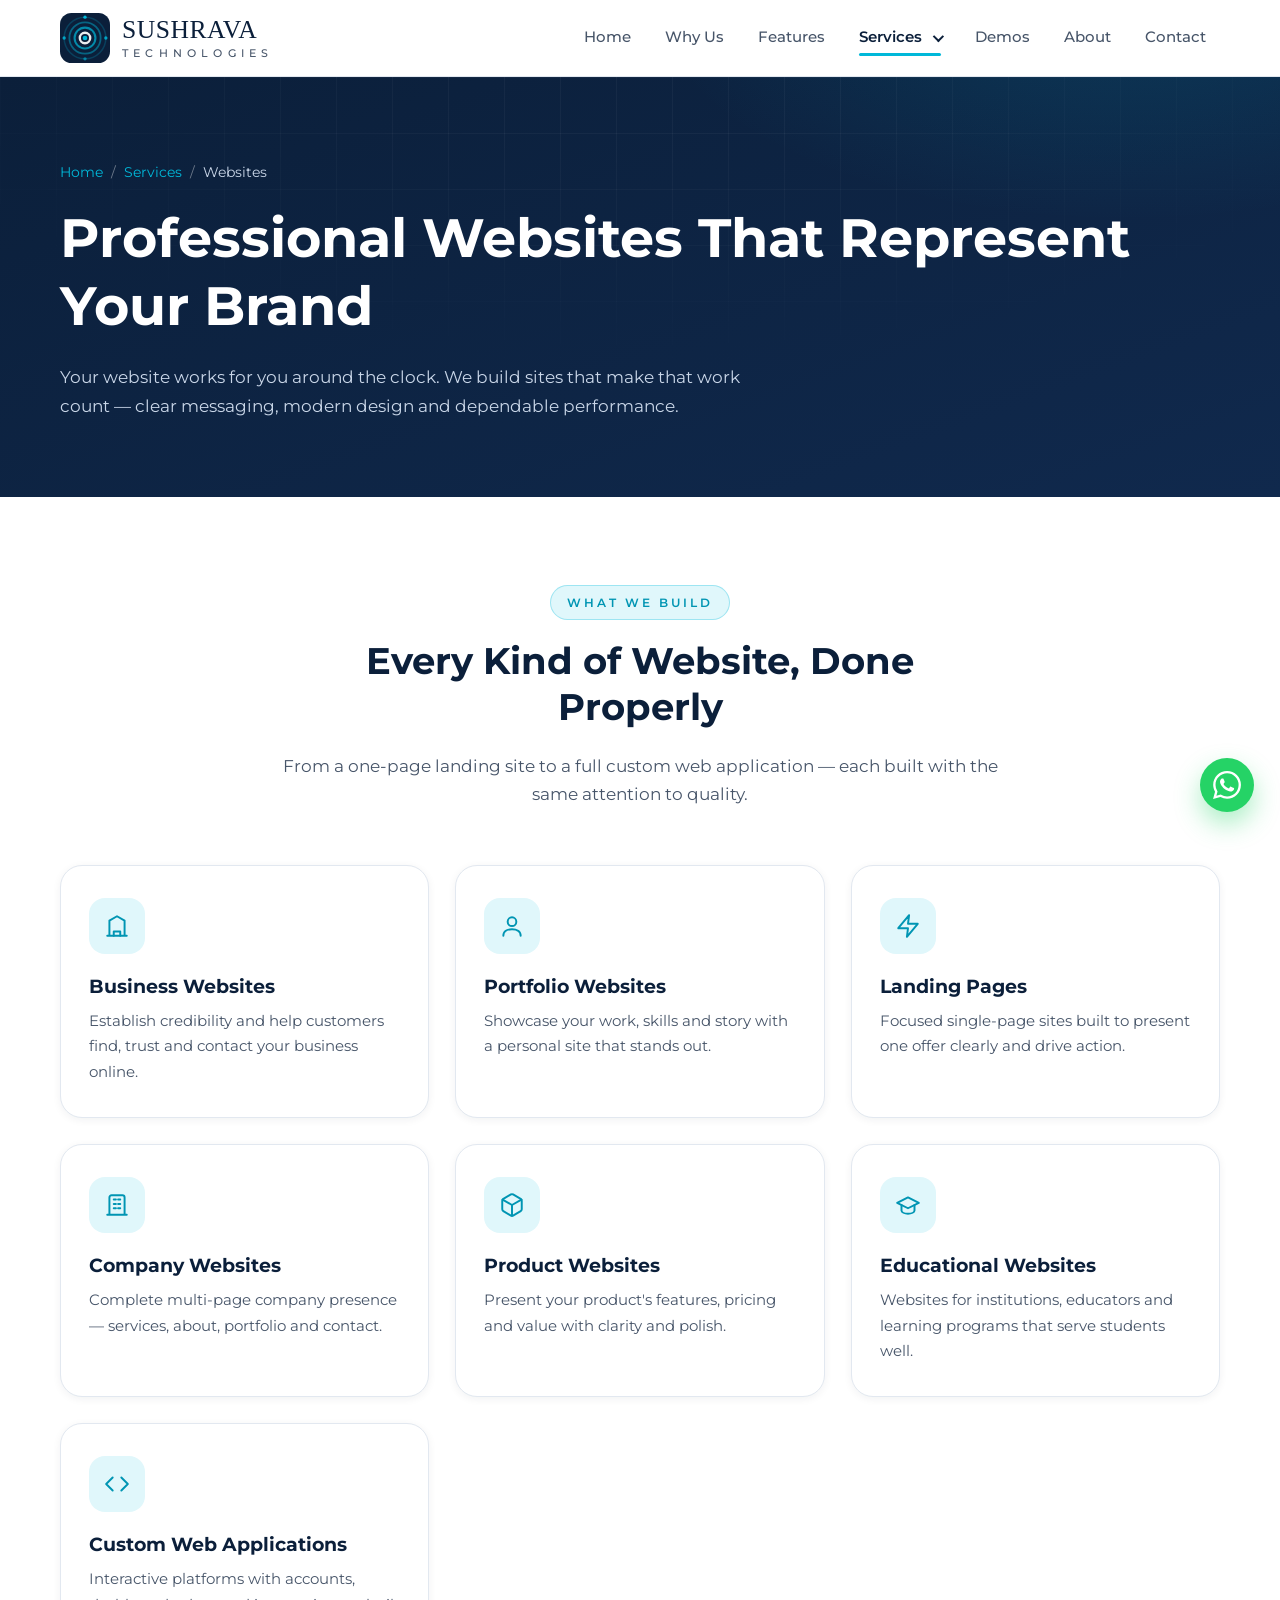
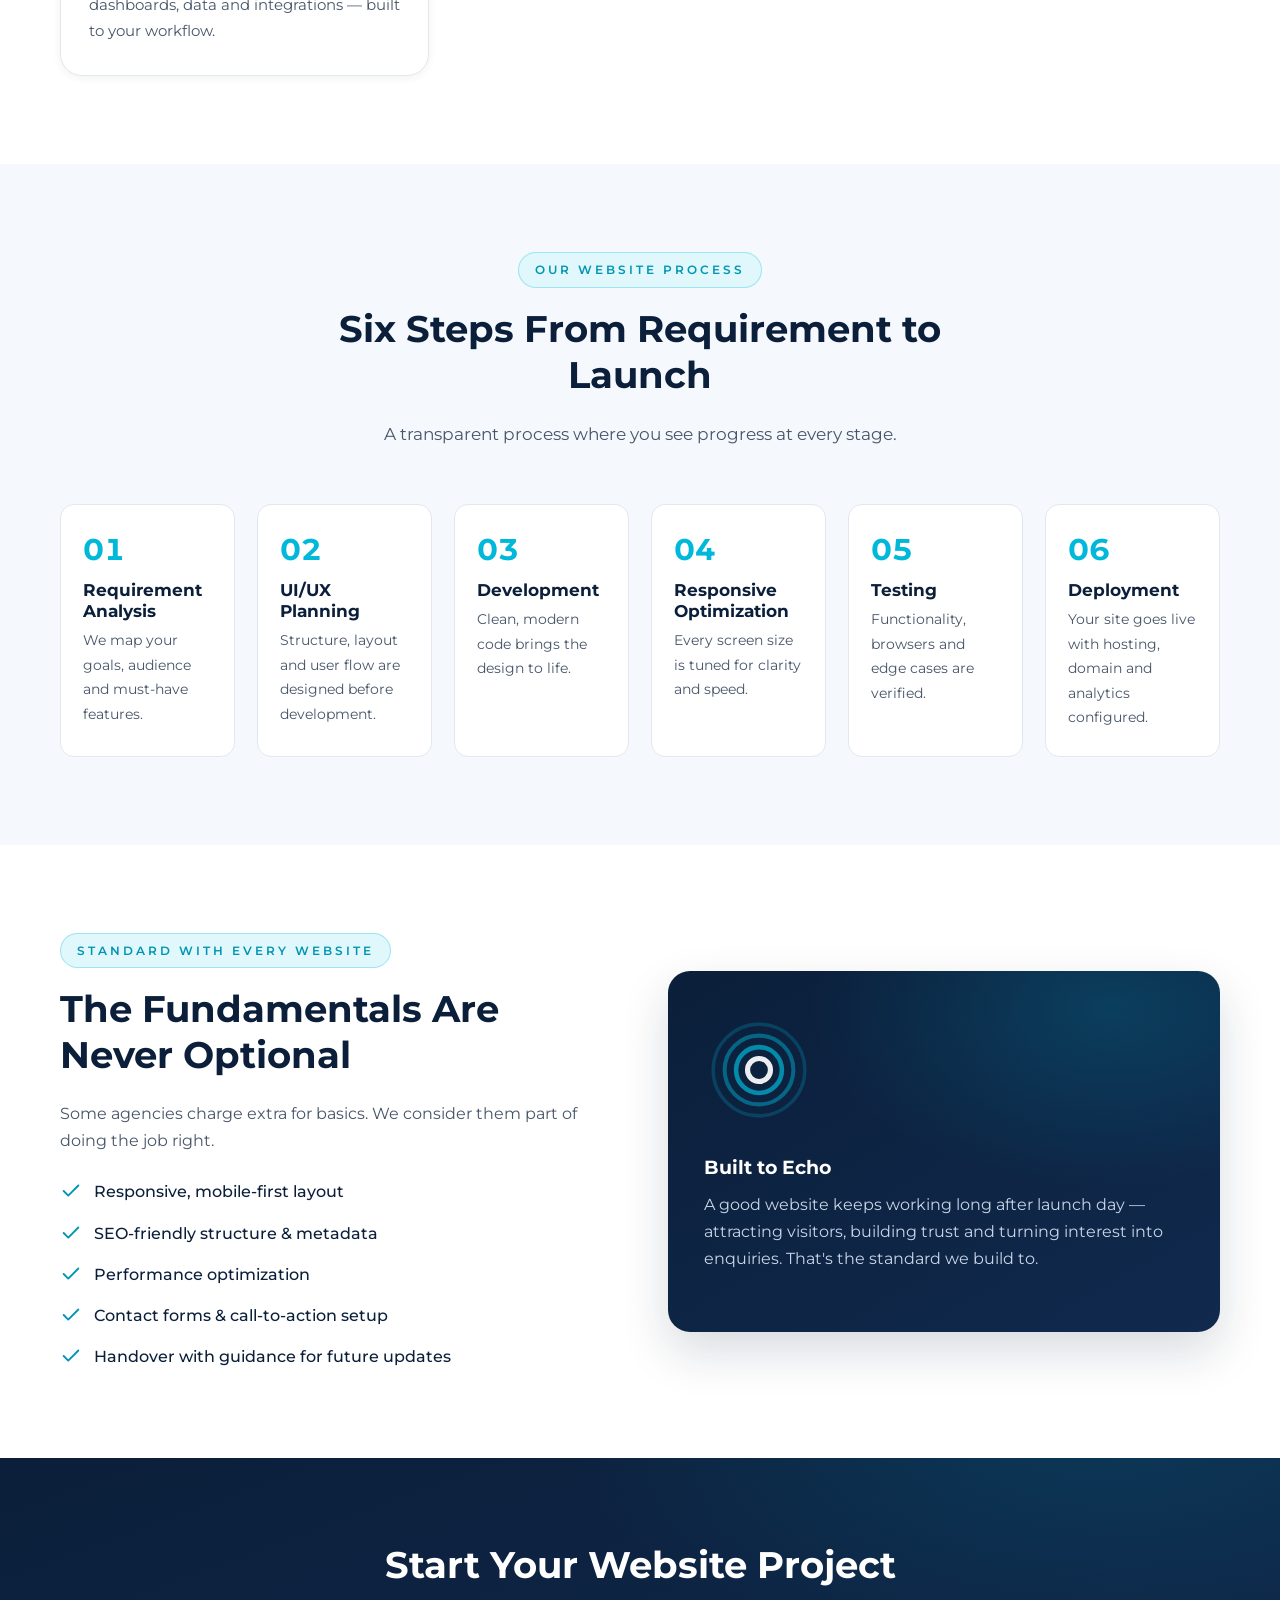
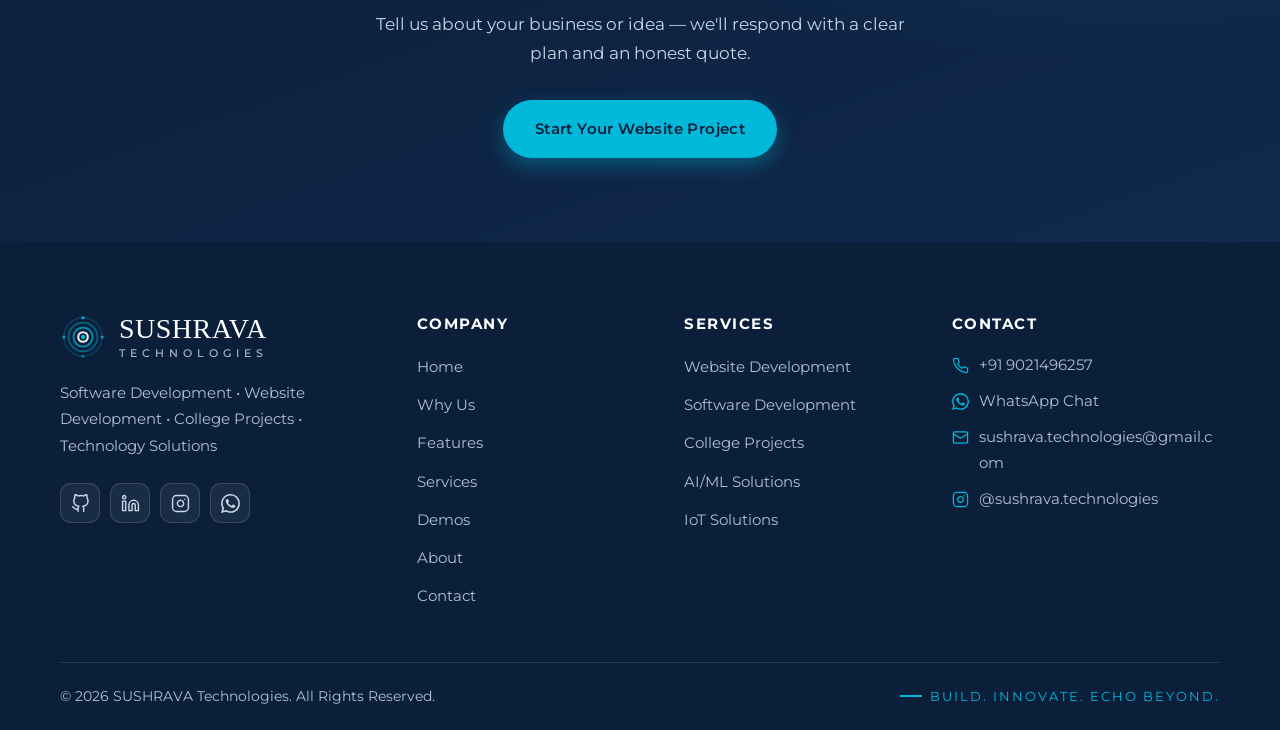
<file: websites.html>
<!DOCTYPE html>
<html lang="en">
<head>
  <meta charset="UTF-8">
  <meta name="viewport" content="width=device-width, initial-scale=1.0">
  <title>Website Development | SUSHRAVA Technologies</title>
  <meta name="description" content="Professional website development by SUSHRAVA Technologies — business websites, portfolios, landing pages, educational websites and custom web applications that represent your brand.">
  <meta name="keywords" content="website development, business website, portfolio website, landing page, company website, educational website, custom web application">
  <meta name="author" content="SUSHRAVA Technologies">
  <meta property="og:type" content="website">
  <meta property="og:title" content="Website Development | SUSHRAVA Technologies">
  <meta property="og:description" content="Professional websites that represent your brand — designed, developed, tested and deployed with care.">
  <link rel="icon" type="image/svg+xml" href="./assets/logo/logo.svg">
  <link rel="preconnect" href="https://fonts.googleapis.com">
  <link rel="preconnect" href="https://fonts.gstatic.com" crossorigin>
  <link href="https://fonts.googleapis.com/css2?family=Montserrat:wght@400;500;600;700&display=swap" rel="stylesheet">
  <link rel="stylesheet" href="./css/style.css">
</head>
<body>
  <a class="skip-link" href="#main">Skip to main content</a>

  <!-- ===== Header ===== -->
  <header class="site-header">
    <div class="container nav-wrapper">
      <a href="./index.html" class="brand" aria-label="SUSHRAVA Technologies — Home">
        <span class="brand-logo"><img src="./assets/logo/logo.svg" alt="" width="50" height="50"></span>
        <span class="brand-text">
          <span class="brand-name">SUSHRAVA</span>
          <span class="brand-sub">TECHNOLOGIES</span>
        </span>
      </a>
      <nav class="main-nav" id="mainNav" aria-label="Main navigation">
        <ul>
          <li><a href="./index.html">Home</a></li>
          <li><a href="./why-us.html">Why Us</a></li>
          <li><a href="./features.html">Features</a></li>
          <li class="has-dropdown">
            <a href="./services.html" aria-current="page" aria-haspopup="true" aria-expanded="false">Services <span class="caret" aria-hidden="true"></span></a>
            <ul class="dropdown" aria-label="Services submenu">
              <li>
                <a href="./websites.html" aria-current="page">
                  <span class="dropdown-icon" aria-hidden="true"><svg viewBox="0 0 24 24" fill="none" stroke="currentColor" stroke-width="1.8" stroke-linecap="round" stroke-linejoin="round"><rect x="2" y="3" width="20" height="14" rx="2"/><line x1="8" y1="21" x2="16" y2="21"/><line x1="12" y1="17" x2="12" y2="21"/></svg></span>
                  Website Development
                </a>
              </li>
              <li>
                <a href="./college-projects.html">
                  <span class="dropdown-icon" aria-hidden="true"><svg viewBox="0 0 24 24" fill="none" stroke="currentColor" stroke-width="1.8" stroke-linecap="round" stroke-linejoin="round"><path d="M22 10L12 5 2 10l10 5 10-5z"/><path d="M6 12v5c0 1.7 2.7 3 6 3s6-1.3 6-3v-5"/></svg></span>
                  College Projects
                </a>
              </li>
            </ul>
          </li>
          <li><a href="./demos.html">Demos</a></li>
          <li><a href="./about.html">About</a></li>
          <li><a href="./contact.html">Contact</a></li>
        </ul>
      </nav>
      <button class="nav-toggle" id="navToggle" type="button" aria-label="Open menu" aria-expanded="false" aria-controls="mainNav">
        <span></span><span></span><span></span>
      </button>
    </div>
  </header>

  <main id="main">
    <!-- ===== Page Hero ===== -->
    <section class="page-hero">
      <div class="container">
        <nav aria-label="Breadcrumb">
          <ol class="breadcrumb">
            <li><a href="./index.html">Home</a></li>
            <li><a href="./services.html">Services</a></li>
            <li aria-current="page">Websites</li>
          </ol>
        </nav>
        <h1>Professional Websites That Represent Your Brand</h1>
        <p>Your website works for you around the clock. We build sites that make that work count — clear messaging, modern design and dependable performance.</p>
      </div>
    </section>

    <!-- ===== Website Types ===== -->
    <section>
      <div class="container">
        <div class="section-head reveal">
          <span class="eyebrow">What We Build</span>
          <h2>Every Kind of Website, Done Properly</h2>
          <p>From a one-page landing site to a full custom web application — each built with the same attention to quality.</p>
        </div>
        <div class="grid grid-3">
          <article class="card reveal">
            <div class="card-icon" aria-hidden="true">
              <svg viewBox="0 0 24 24" fill="none" stroke="currentColor" stroke-width="1.8" stroke-linecap="round" stroke-linejoin="round"><path d="M3 21h18M5 21V7l7-4 7 4v14"/><path d="M9 21v-4h6v4"/></svg>
            </div>
            <h3>Business Websites</h3>
            <p>Establish credibility and help customers find, trust and contact your business online.</p>
          </article>
          <article class="card reveal reveal-delay-1">
            <div class="card-icon" aria-hidden="true">
              <svg viewBox="0 0 24 24" fill="none" stroke="currentColor" stroke-width="1.8" stroke-linecap="round" stroke-linejoin="round"><circle cx="12" cy="8" r="4"/><path d="M4 21c0-4 3.6-6 8-6s8 2 8 6"/></svg>
            </div>
            <h3>Portfolio Websites</h3>
            <p>Showcase your work, skills and story with a personal site that stands out.</p>
          </article>
          <article class="card reveal reveal-delay-2">
            <div class="card-icon" aria-hidden="true">
              <svg viewBox="0 0 24 24" fill="none" stroke="currentColor" stroke-width="1.8" stroke-linecap="round" stroke-linejoin="round"><polygon points="13 2 3 14 12 14 11 22 21 10 12 10 13 2"/></svg>
            </div>
            <h3>Landing Pages</h3>
            <p>Focused single-page sites built to present one offer clearly and drive action.</p>
          </article>
          <article class="card reveal">
            <div class="card-icon" aria-hidden="true">
              <svg viewBox="0 0 24 24" fill="none" stroke="currentColor" stroke-width="1.8" stroke-linecap="round" stroke-linejoin="round"><path d="M3 21h18M5 21V5a2 2 0 0 1 2-2h10a2 2 0 0 1 2 2v16"/><path d="M9 7h2m2 0h2M9 11h2m2 0h2M9 15h2m2 0h2"/></svg>
            </div>
            <h3>Company Websites</h3>
            <p>Complete multi-page company presence — services, about, portfolio and contact.</p>
          </article>
          <article class="card reveal reveal-delay-1">
            <div class="card-icon" aria-hidden="true">
              <svg viewBox="0 0 24 24" fill="none" stroke="currentColor" stroke-width="1.8" stroke-linecap="round" stroke-linejoin="round"><path d="M21 8a2 2 0 0 0-1-1.73l-7-4a2 2 0 0 0-2 0l-7 4A2 2 0 0 0 3 8v8a2 2 0 0 0 1 1.73l7 4a2 2 0 0 0 2 0l7-4A2 2 0 0 0 21 16z"/><path d="M3.3 7l8.7 5 8.7-5M12 22V12"/></svg>
            </div>
            <h3>Product Websites</h3>
            <p>Present your product's features, pricing and value with clarity and polish.</p>
          </article>
          <article class="card reveal reveal-delay-2">
            <div class="card-icon" aria-hidden="true">
              <svg viewBox="0 0 24 24" fill="none" stroke="currentColor" stroke-width="1.8" stroke-linecap="round" stroke-linejoin="round"><path d="M22 10L12 5 2 10l10 5 10-5z"/><path d="M6 12v5c0 1.7 2.7 3 6 3s6-1.3 6-3v-5"/></svg>
            </div>
            <h3>Educational Websites</h3>
            <p>Websites for institutions, educators and learning programs that serve students well.</p>
          </article>
          <article class="card reveal">
            <div class="card-icon" aria-hidden="true">
              <svg viewBox="0 0 24 24" fill="none" stroke="currentColor" stroke-width="1.8" stroke-linecap="round" stroke-linejoin="round"><polyline points="16 18 22 12 16 6"/><polyline points="8 6 2 12 8 18"/></svg>
            </div>
            <h3>Custom Web Applications</h3>
            <p>Interactive platforms with accounts, dashboards, data and integrations — built to your workflow.</p>
          </article>
        </div>
      </div>
    </section>

    <!-- ===== Process ===== -->
    <section class="section-soft">
      <div class="container">
        <div class="section-head reveal">
          <span class="eyebrow">Our Website Process</span>
          <h2>Six Steps From Requirement to Launch</h2>
          <p>A transparent process where you see progress at every stage.</p>
        </div>
        <div class="steps steps--six">
          <article class="step reveal">
            <span class="step-num">01</span>
            <h3>Requirement Analysis</h3>
            <p>We map your goals, audience and must-have features.</p>
          </article>
          <article class="step reveal reveal-delay-1">
            <span class="step-num">02</span>
            <h3>UI/UX Planning</h3>
            <p>Structure, layout and user flow are designed before development.</p>
          </article>
          <article class="step reveal reveal-delay-1">
            <span class="step-num">03</span>
            <h3>Development</h3>
            <p>Clean, modern code brings the design to life.</p>
          </article>
          <article class="step reveal reveal-delay-2">
            <span class="step-num">04</span>
            <h3>Responsive Optimization</h3>
            <p>Every screen size is tuned for clarity and speed.</p>
          </article>
          <article class="step reveal reveal-delay-2">
            <span class="step-num">05</span>
            <h3>Testing</h3>
            <p>Functionality, browsers and edge cases are verified.</p>
          </article>
          <article class="step reveal reveal-delay-3">
            <span class="step-num">06</span>
            <h3>Deployment</h3>
            <p>Your site goes live with hosting, domain and analytics configured.</p>
          </article>
        </div>
      </div>
    </section>

    <!-- ===== What's Included ===== -->
    <section>
      <div class="container split">
        <div class="reveal">
          <span class="eyebrow">Standard With Every Website</span>
          <h2>The Fundamentals Are Never Optional</h2>
          <p>Some agencies charge extra for basics. We consider them part of doing the job right.</p>
          <ul class="check-list">
            <li>
              <svg viewBox="0 0 24 24" fill="none" stroke="currentColor" stroke-width="2" stroke-linecap="round" stroke-linejoin="round" aria-hidden="true"><polyline points="20 6 9 17 4 12"/></svg>
              Responsive, mobile-first layout
            </li>
            <li>
              <svg viewBox="0 0 24 24" fill="none" stroke="currentColor" stroke-width="2" stroke-linecap="round" stroke-linejoin="round" aria-hidden="true"><polyline points="20 6 9 17 4 12"/></svg>
              SEO-friendly structure &amp; metadata
            </li>
            <li>
              <svg viewBox="0 0 24 24" fill="none" stroke="currentColor" stroke-width="2" stroke-linecap="round" stroke-linejoin="round" aria-hidden="true"><polyline points="20 6 9 17 4 12"/></svg>
              Performance optimization
            </li>
            <li>
              <svg viewBox="0 0 24 24" fill="none" stroke="currentColor" stroke-width="2" stroke-linecap="round" stroke-linejoin="round" aria-hidden="true"><polyline points="20 6 9 17 4 12"/></svg>
              Contact forms &amp; call-to-action setup
            </li>
            <li>
              <svg viewBox="0 0 24 24" fill="none" stroke="currentColor" stroke-width="2" stroke-linecap="round" stroke-linejoin="round" aria-hidden="true"><polyline points="20 6 9 17 4 12"/></svg>
              Handover with guidance for future updates
            </li>
          </ul>
        </div>
        <div class="panel-visual reveal reveal-delay-1">
          <svg class="echo-mini" viewBox="0 0 96 96" fill="none" stroke="#00B8D9" stroke-linecap="round" aria-hidden="true">
            <circle cx="48" cy="48" r="40" stroke-width="3" opacity="0.22"/>
            <circle cx="48" cy="48" r="30" stroke-width="3.5" opacity="0.45"/>
            <circle cx="48" cy="48" r="20" stroke-width="4" opacity="0.7"/>
            <circle cx="48" cy="48" r="10" stroke="#FFFFFF" stroke-width="4.5" opacity="0.92"/>
          </svg>
          <h3>Built to Echo</h3>
          <p>A good website keeps working long after launch day — attracting visitors, building trust and turning interest into enquiries. That's the standard we build to.</p>
        </div>
      </div>
    </section>

    <!-- ===== CTA ===== -->
    <section class="section-dark cta-band">
      <div class="container reveal">
        <h2>Start Your Website Project</h2>
        <p>Tell us about your business or idea — we'll respond with a clear plan and an honest quote.</p>
        <a href="./contact.html" class="btn btn-primary">Start Your Website Project</a>
      </div>
    </section>
  </main>

  <!-- ===== Footer ===== -->
  <footer class="site-footer">
    <div class="container">
      <div class="footer-grid">
        <div class="footer-brand">
          <a class="footer-logo" href="./index.html" aria-label="SUSHRAVA Technologies — Home">
            <span class="brand-logo"><img src="./assets/logo/logo.svg" alt="" width="46" height="46"></span>
            <span class="brand-text">
              <span class="brand-name">SUSHRAVA</span>
              <span class="brand-sub">TECHNOLOGIES</span>
            </span>
          </a>
          <p class="footer-tagline">Software Development &bull; Website Development &bull; College Projects &bull; Technology Solutions</p>
          <ul class="social-list">
            <li><a href="https://github.com/sushant-0611" target="_blank" rel="noopener noreferrer" aria-label="GitHub — sushant-0611"><svg viewBox="0 0 24 24" fill="none" stroke="currentColor" stroke-width="1.8" stroke-linecap="round" stroke-linejoin="round" aria-hidden="true"><path d="M9 19c-5 1.5-5-2.5-7-3m14 6v-3.87a3.37 3.37 0 0 0-.94-2.61c3.14-.35 6.44-1.54 6.44-7A5.44 5.44 0 0 0 20 4.77 5.07 5.07 0 0 0 19.91 1S18.73.65 16 2.48a13.38 13.38 0 0 0-7 0C6.27.65 5.09 1 5.09 1A5.07 5.07 0 0 0 5 4.77a5.44 5.44 0 0 0-1.5 3.78c0 5.42 3.3 6.61 6.44 7A3.37 3.37 0 0 0 9 18.13V22"/></svg></a></li>
            <li><a href="https://www.linkedin.com/in/sushant-kakade" target="_blank" rel="noopener noreferrer" aria-label="LinkedIn — Sushant Kakade"><svg viewBox="0 0 24 24" fill="none" stroke="currentColor" stroke-width="1.8" stroke-linecap="round" stroke-linejoin="round" aria-hidden="true"><path d="M16 8a6 6 0 0 1 6 6v7h-4v-7a2 2 0 0 0-2-2 2 2 0 0 0-2 2v7h-4v-7a6 6 0 0 1 6-6z"/><rect x="2" y="9" width="4" height="12"/><circle cx="4" cy="4" r="2"/></svg></a></li>
            <li><a href="https://www.instagram.com/sushrava.technologies" target="_blank" rel="noopener noreferrer" aria-label="Instagram — @sushrava.technologies"><svg viewBox="0 0 24 24" fill="none" stroke="currentColor" stroke-width="1.8" stroke-linecap="round" stroke-linejoin="round" aria-hidden="true"><rect x="2" y="2" width="20" height="20" rx="5" ry="5"/><path d="M16 11.37A4 4 0 1 1 12.63 8 4 4 0 0 1 16 11.37z"/><line x1="17.5" y1="6.5" x2="17.51" y2="6.5"/></svg></a></li>
            <li><a href="https://wa.me/919021496257?text=Hello%20SUSHRAVA%20Technologies%2C%20I%20found%20your%20website%20and%20I%20would%20like%20to%20discuss%20a%20project." target="_blank" rel="noopener noreferrer" aria-label="Chat with SUSHRAVA Technologies on WhatsApp"><svg viewBox="0 0 24 24" fill="currentColor" aria-hidden="true"><path d="M17.472 14.382c-.297-.149-1.758-.867-2.03-.967-.273-.099-.471-.148-.67.15-.197.297-.767.966-.94 1.164-.173.199-.347.223-.644.075-.297-.15-1.255-.463-2.39-1.475-.883-.788-1.48-1.761-1.653-2.059-.173-.297-.018-.458.13-.606.134-.133.297-.347.446-.52.149-.174.198-.298.298-.497.099-.198.05-.371-.025-.52-.075-.149-.669-1.612-.916-2.207-.242-.579-.487-.5-.669-.51-.173-.008-.371-.01-.57-.01-.198 0-.52.074-.792.372-.272.297-1.04 1.016-1.04 2.479 0 1.462 1.065 2.875 1.213 3.074.149.198 2.096 3.2 5.077 4.487.709.306 1.262.489 1.694.625.712.227 1.36.195 1.871.118.571-.085 1.758-.719 2.006-1.413.248-.694.248-1.289.173-1.413-.074-.124-.272-.198-.57-.347m-5.421 7.403h-.004a9.87 9.87 0 0 1-5.031-1.378l-.361-.214-3.741.982.998-3.648-.235-.374a9.86 9.86 0 0 1-1.51-5.26c.001-5.45 4.436-9.884 9.888-9.884 2.64 0 5.122 1.03 6.988 2.898a9.825 9.825 0 0 1 2.893 6.994c-.003 5.45-4.437 9.884-9.885 9.884m8.413-18.297A11.815 11.815 0 0 0 12.05 0C5.495 0 .16 5.335.157 11.892c0 2.096.547 4.142 1.588 5.945L.057 24l6.305-1.654a11.882 11.882 0 0 0 5.683 1.448h.005c6.554 0 11.89-5.335 11.893-11.893a11.821 11.821 0 0 0-3.48-8.413Z"/></svg></a></li>
          </ul>
        </div>
        <nav class="footer-col" aria-label="Footer navigation">
          <h4>Company</h4>
          <ul>
            <li><a href="./index.html">Home</a></li>
            <li><a href="./why-us.html">Why Us</a></li>
            <li><a href="./features.html">Features</a></li>
            <li><a href="./services.html">Services</a></li>
            <li><a href="./demos.html">Demos</a></li>
            <li><a href="./about.html">About</a></li>
            <li><a href="./contact.html">Contact</a></li>
          </ul>
        </nav>
        <div class="footer-col">
          <h4>Services</h4>
          <ul>
            <li><a href="./websites.html">Website Development</a></li>
            <li><a href="./services.html">Software Development</a></li>
            <li><a href="./college-projects.html">College Projects</a></li>
            <li><a href="./services.html">AI/ML Solutions</a></li>
            <li><a href="./services.html">IoT Solutions</a></li>
          </ul>
        </div>
        <div class="footer-col">
          <h4>Contact</h4>
          <ul class="footer-contact">
            <li>
              <svg viewBox="0 0 24 24" fill="none" stroke="currentColor" stroke-width="1.8" stroke-linecap="round" stroke-linejoin="round" aria-hidden="true"><path d="M22 16.92v3a2 2 0 0 1-2.18 2 19.79 19.79 0 0 1-8.63-3.07 19.5 19.5 0 0 1-6-6 19.79 19.79 0 0 1-3.07-8.67A2 2 0 0 1 4.11 2h3a2 2 0 0 1 2 1.72c.127.96.361 1.903.7 2.81a2 2 0 0 1-.45 2.11L8.09 9.91a16 16 0 0 0 6 6l1.27-1.27a2 2 0 0 1 2.11-.45c.907.339 1.85.573 2.81.7A2 2 0 0 1 22 16.92z"/></svg>
              <a href="tel:+919021496257">+91 9021496257</a>
            </li>
            <li>
              <svg viewBox="0 0 24 24" fill="currentColor" aria-hidden="true"><path d="M17.472 14.382c-.297-.149-1.758-.867-2.03-.967-.273-.099-.471-.148-.67.15-.197.297-.767.966-.94 1.164-.173.199-.347.223-.644.075-.297-.15-1.255-.463-2.39-1.475-.883-.788-1.48-1.761-1.653-2.059-.173-.297-.018-.458.13-.606.134-.133.297-.347.446-.52.149-.174.198-.298.298-.497.099-.198.05-.371-.025-.52-.075-.149-.669-1.612-.916-2.207-.242-.579-.487-.5-.669-.51-.173-.008-.371-.01-.57-.01-.198 0-.52.074-.792.372-.272.297-1.04 1.016-1.04 2.479 0 1.462 1.065 2.875 1.213 3.074.149.198 2.096 3.2 5.077 4.487.709.306 1.262.489 1.694.625.712.227 1.36.195 1.871.118.571-.085 1.758-.719 2.006-1.413.248-.694.248-1.289.173-1.413-.074-.124-.272-.198-.57-.347m-5.421 7.403h-.004a9.87 9.87 0 0 1-5.031-1.378l-.361-.214-3.741.982.998-3.648-.235-.374a9.86 9.86 0 0 1-1.51-5.26c.001-5.45 4.436-9.884 9.888-9.884 2.64 0 5.122 1.03 6.988 2.898a9.825 9.825 0 0 1 2.893 6.994c-.003 5.45-4.437 9.884-9.885 9.884m8.413-18.297A11.815 11.815 0 0 0 12.05 0C5.495 0 .16 5.335.157 11.892c0 2.096.547 4.142 1.588 5.945L.057 24l6.305-1.654a11.882 11.882 0 0 0 5.683 1.448h.005c6.554 0 11.89-5.335 11.893-11.893a11.821 11.821 0 0 0-3.48-8.413Z"/></svg>
              <a href="https://wa.me/919021496257?text=Hello%20SUSHRAVA%20Technologies%2C%20I%20found%20your%20website%20and%20I%20would%20like%20to%20discuss%20a%20project." target="_blank" rel="noopener noreferrer">WhatsApp Chat</a>
            </li>
            <li>
              <svg viewBox="0 0 24 24" fill="none" stroke="currentColor" stroke-width="1.8" stroke-linecap="round" stroke-linejoin="round" aria-hidden="true"><rect x="2" y="4" width="20" height="16" rx="2"/><path d="m22 7-10 6L2 7"/></svg>
              <a href="mailto:sushrava.technologies@gmail.com">sushrava.technologies@gmail.com</a>
            </li>
            <li>
              <svg viewBox="0 0 24 24" fill="none" stroke="currentColor" stroke-width="1.8" stroke-linecap="round" stroke-linejoin="round" aria-hidden="true"><rect x="2" y="2" width="20" height="20" rx="5" ry="5"/><path d="M16 11.37A4 4 0 1 1 12.63 8 4 4 0 0 1 16 11.37z"/><line x1="17.5" y1="6.5" x2="17.51" y2="6.5"/></svg>
              <a href="https://www.instagram.com/sushrava.technologies" target="_blank" rel="noopener noreferrer">@sushrava.technologies</a>
            </li>
          </ul>
        </div>
      </div>
      <div class="footer-bottom">
        <p>© <span class="js-year">2026</span> SUSHRAVA Technologies. All Rights Reserved.</p>
        <span class="footer-echo">Build. Innovate. Echo Beyond.</span>
      </div>
    </div>
  </footer>

  <a class="whatsapp-float" href="https://wa.me/919021496257?text=Hello%20SUSHRAVA%20Technologies%2C%20I%20found%20your%20website%20and%20I%20would%20like%20to%20discuss%20a%20project." target="_blank" rel="noopener noreferrer" aria-label="Chat with SUSHRAVA Technologies on WhatsApp">
    <svg viewBox="0 0 24 24" fill="currentColor" aria-hidden="true"><path d="M17.472 14.382c-.297-.149-1.758-.867-2.03-.967-.273-.099-.471-.148-.67.15-.197.297-.767.966-.94 1.164-.173.199-.347.223-.644.075-.297-.15-1.255-.463-2.39-1.475-.883-.788-1.48-1.761-1.653-2.059-.173-.297-.018-.458.13-.606.134-.133.297-.347.446-.52.149-.174.198-.298.298-.497.099-.198.05-.371-.025-.52-.075-.149-.669-1.612-.916-2.207-.242-.579-.487-.5-.669-.51-.173-.008-.371-.01-.57-.01-.198 0-.52.074-.792.372-.272.297-1.04 1.016-1.04 2.479 0 1.462 1.065 2.875 1.213 3.074.149.198 2.096 3.2 5.077 4.487.709.306 1.262.489 1.694.625.712.227 1.36.195 1.871.118.571-.085 1.758-.719 2.006-1.413.248-.694.248-1.289.173-1.413-.074-.124-.272-.198-.57-.347m-5.421 7.403h-.004a9.87 9.87 0 0 1-5.031-1.378l-.361-.214-3.741.982.998-3.648-.235-.374a9.86 9.86 0 0 1-1.51-5.26c.001-5.45 4.436-9.884 9.888-9.884 2.64 0 5.122 1.03 6.988 2.898a9.825 9.825 0 0 1 2.893 6.994c-.003 5.45-4.437 9.884-9.885 9.884m8.413-18.297A11.815 11.815 0 0 0 12.05 0C5.495 0 .16 5.335.157 11.892c0 2.096.547 4.142 1.588 5.945L.057 24l6.305-1.654a11.882 11.882 0 0 0 5.683 1.448h.005c6.554 0 11.89-5.335 11.893-11.893a11.821 11.821 0 0 0-3.48-8.413Z"/></svg>
  </a>

  <button class="back-to-top" type="button" aria-label="Back to top">
    <svg viewBox="0 0 24 24" fill="none" stroke="currentColor" stroke-width="2.2" stroke-linecap="round" stroke-linejoin="round" aria-hidden="true"><line x1="12" y1="19" x2="12" y2="5"/><polyline points="5 12 12 5 19 12"/></svg>
  </button>

  <script src="./js/script.js" defer></script>
</body>
</html>
</file>
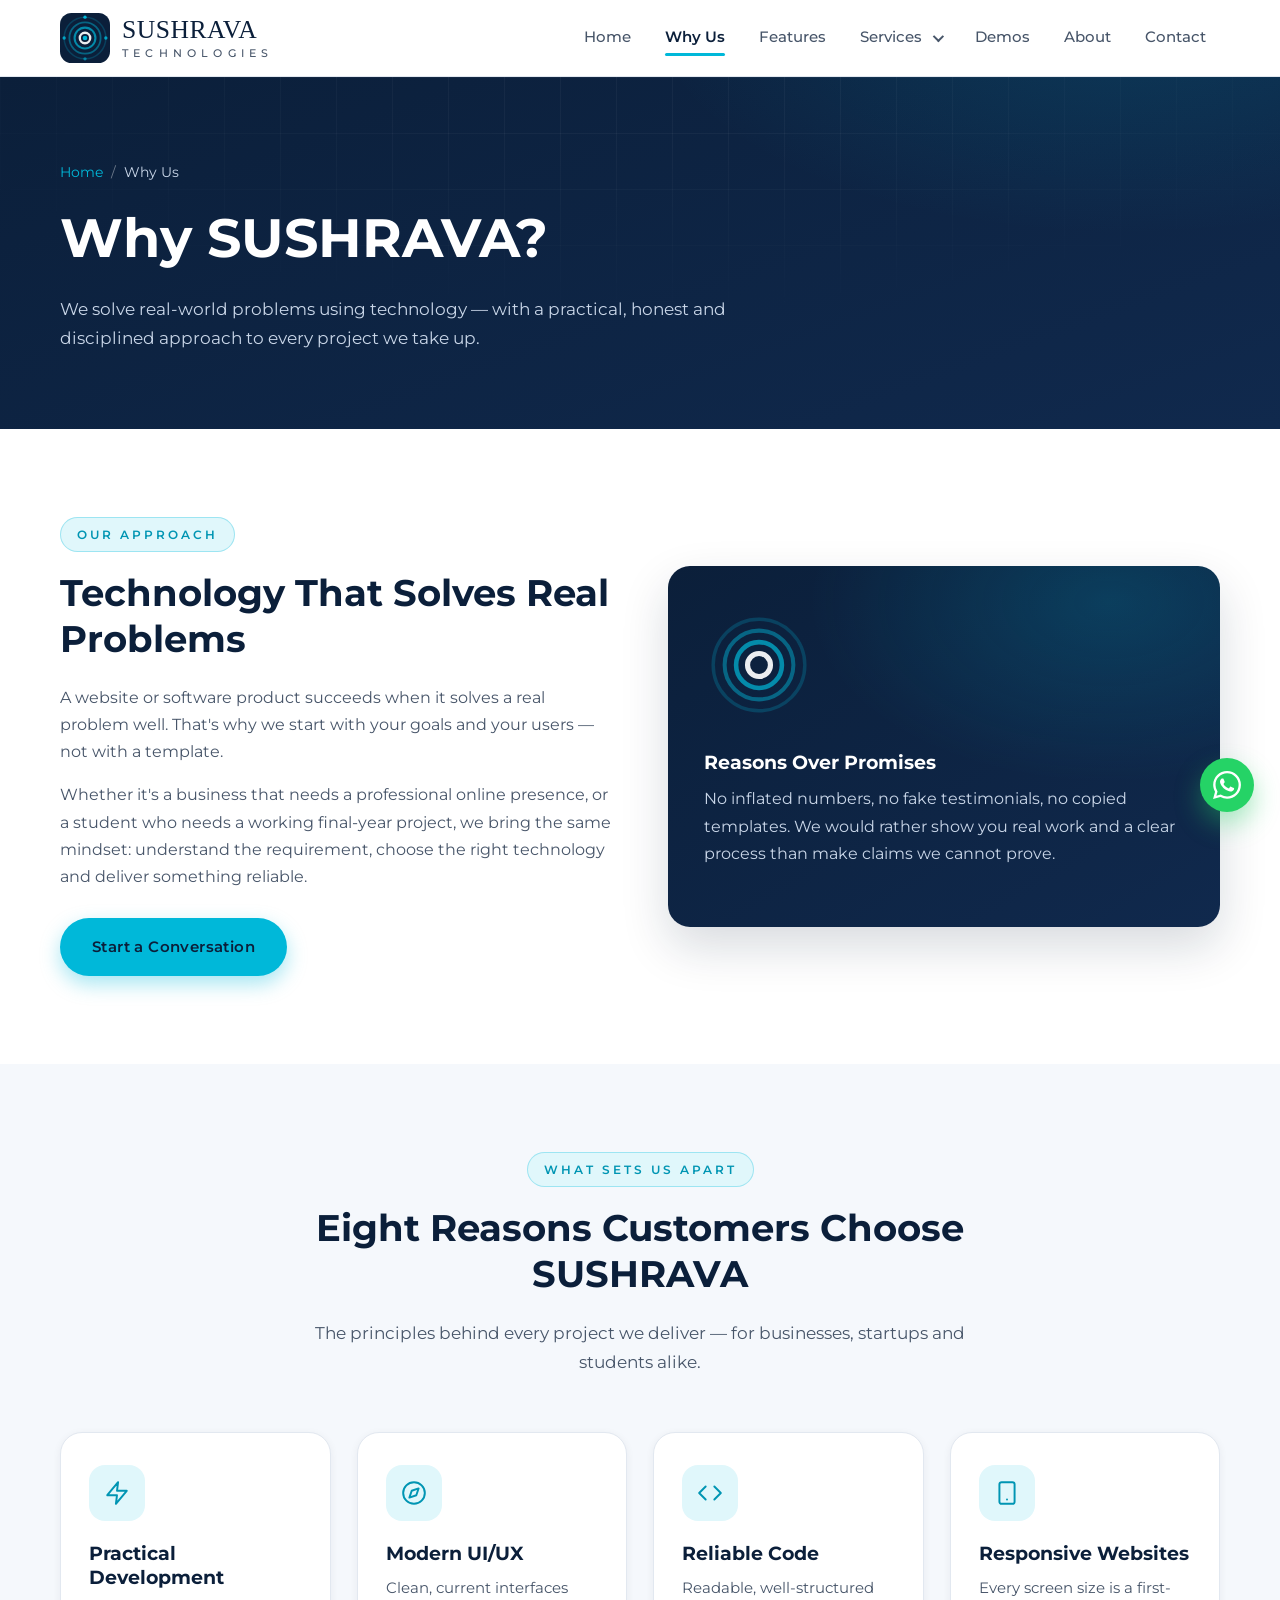
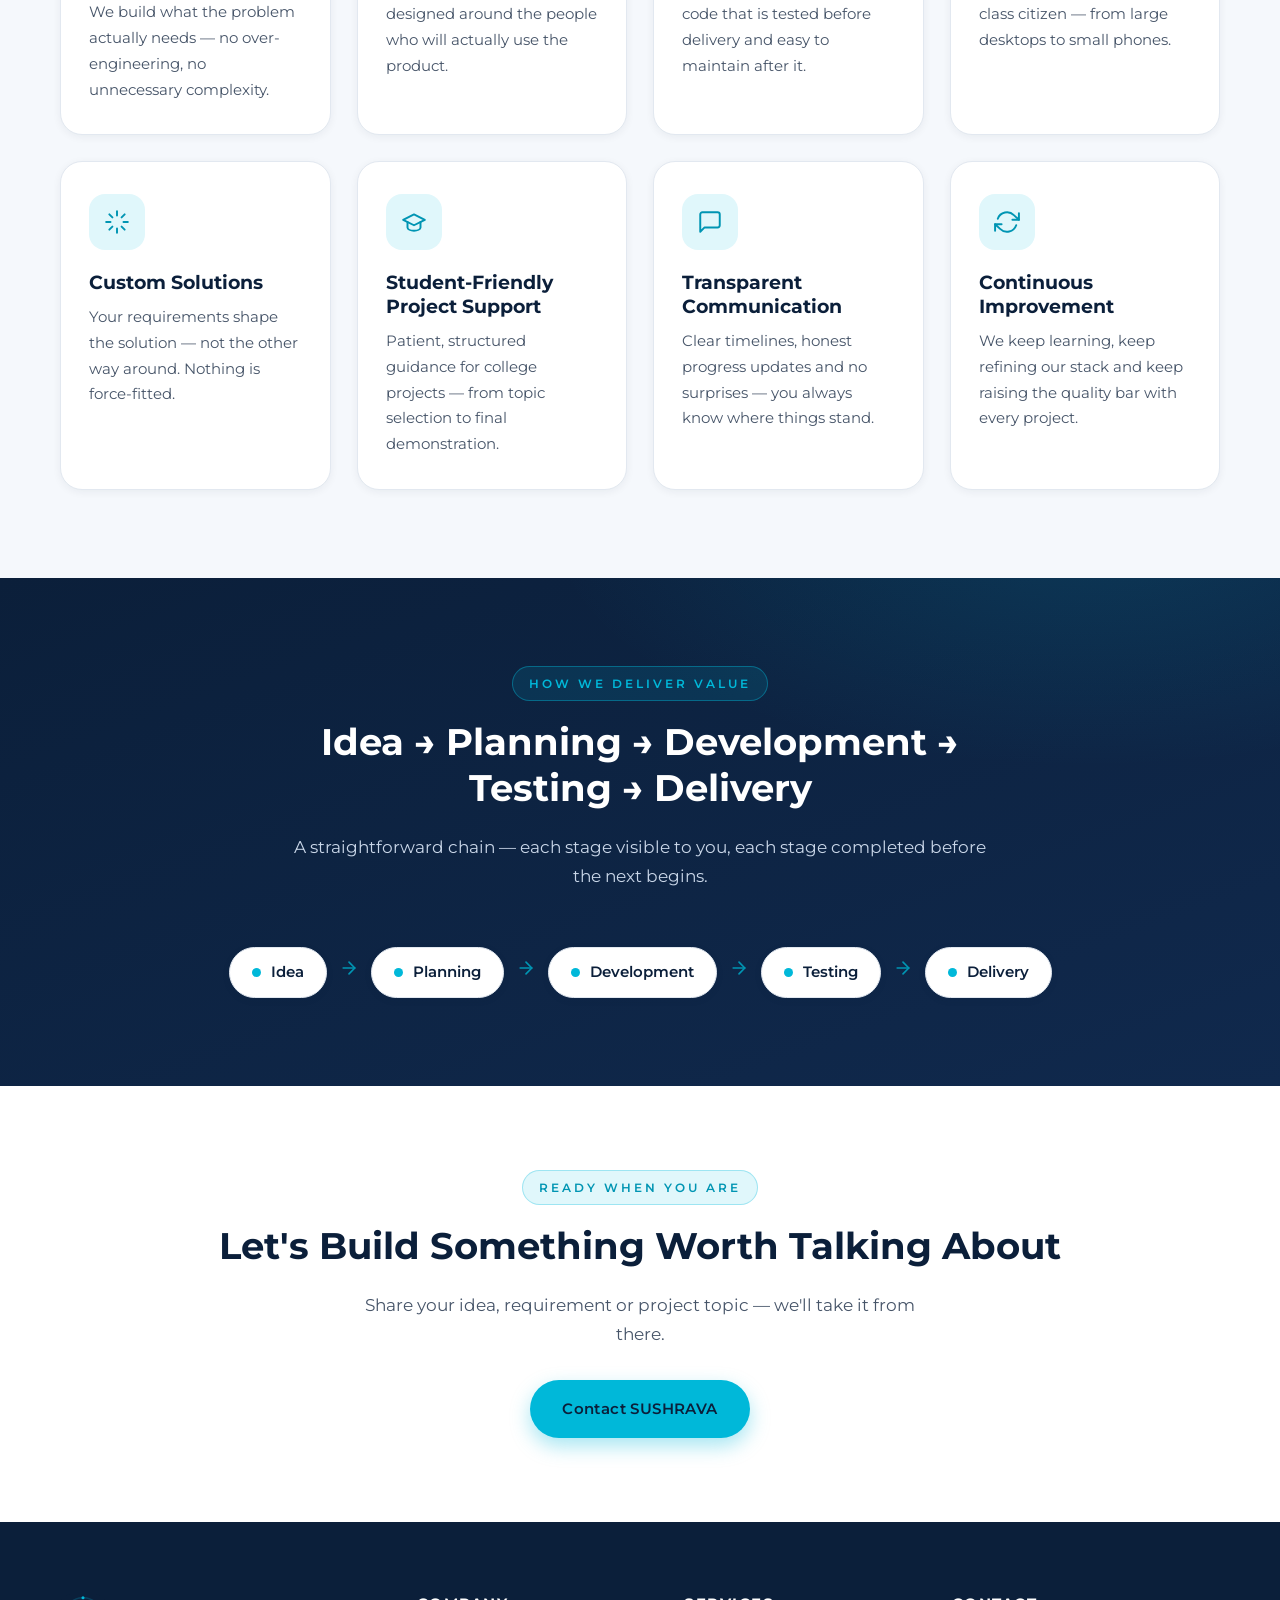
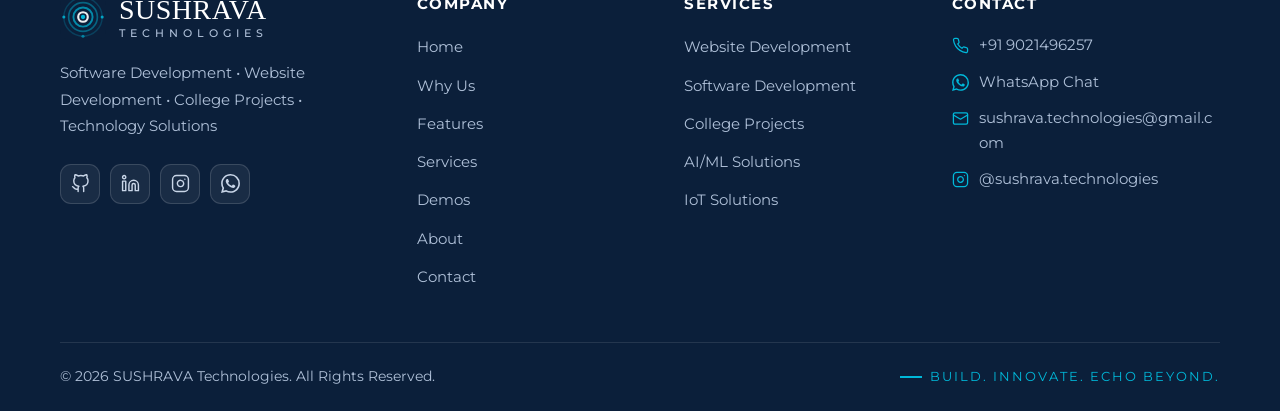
<file: why-us.html>
<!DOCTYPE html>
<html lang="en">
<head>
  <meta charset="UTF-8">
  <meta name="viewport" content="width=device-width, initial-scale=1.0">
  <title>Why Us | SUSHRAVA Technologies</title>
  <meta name="description" content="Why choose SUSHRAVA Technologies? Practical development, modern UI/UX, reliable code, responsive websites, student-friendly project support and transparent communication.">
  <meta name="keywords" content="why SUSHRAVA, web development company, college project support, custom software solutions">
  <meta name="author" content="SUSHRAVA Technologies">
  <meta property="og:type" content="website">
  <meta property="og:title" content="Why Us | SUSHRAVA Technologies">
  <meta property="og:description" content="Practical development, modern UI/UX, reliable code and transparent communication — here's why customers choose SUSHRAVA.">
  <link rel="icon" type="image/svg+xml" href="./assets/logo/logo.svg">
  <link rel="preconnect" href="https://fonts.googleapis.com">
  <link rel="preconnect" href="https://fonts.gstatic.com" crossorigin>
  <link href="https://fonts.googleapis.com/css2?family=Montserrat:wght@400;500;600;700&display=swap" rel="stylesheet">
  <link rel="stylesheet" href="./css/style.css">
</head>
<body>
  <a class="skip-link" href="#main">Skip to main content</a>

  <!-- ===== Header ===== -->
  <header class="site-header">
    <div class="container nav-wrapper">
      <a href="./index.html" class="brand" aria-label="SUSHRAVA Technologies — Home">
        <span class="brand-logo"><img src="./assets/logo/logo.svg" alt="" width="50" height="50"></span>
        <span class="brand-text">
          <span class="brand-name">SUSHRAVA</span>
          <span class="brand-sub">TECHNOLOGIES</span>
        </span>
      </a>
      <nav class="main-nav" id="mainNav" aria-label="Main navigation">
        <ul>
          <li><a href="./index.html">Home</a></li>
          <li><a href="./why-us.html" aria-current="page">Why Us</a></li>
          <li><a href="./features.html">Features</a></li>
          <li class="has-dropdown">
            <a href="./services.html" aria-haspopup="true" aria-expanded="false">Services <span class="caret" aria-hidden="true"></span></a>
            <ul class="dropdown" aria-label="Services submenu">
              <li>
                <a href="./websites.html">
                  <span class="dropdown-icon" aria-hidden="true"><svg viewBox="0 0 24 24" fill="none" stroke="currentColor" stroke-width="1.8" stroke-linecap="round" stroke-linejoin="round"><rect x="2" y="3" width="20" height="14" rx="2"/><line x1="8" y1="21" x2="16" y2="21"/><line x1="12" y1="17" x2="12" y2="21"/></svg></span>
                  Website Development
                </a>
              </li>
              <li>
                <a href="./college-projects.html">
                  <span class="dropdown-icon" aria-hidden="true"><svg viewBox="0 0 24 24" fill="none" stroke="currentColor" stroke-width="1.8" stroke-linecap="round" stroke-linejoin="round"><path d="M22 10L12 5 2 10l10 5 10-5z"/><path d="M6 12v5c0 1.7 2.7 3 6 3s6-1.3 6-3v-5"/></svg></span>
                  College Projects
                </a>
              </li>
            </ul>
          </li>
          <li><a href="./demos.html">Demos</a></li>
          <li><a href="./about.html">About</a></li>
          <li><a href="./contact.html">Contact</a></li>
        </ul>
      </nav>
      <button class="nav-toggle" id="navToggle" type="button" aria-label="Open menu" aria-expanded="false" aria-controls="mainNav">
        <span></span><span></span><span></span>
      </button>
    </div>
  </header>

  <main id="main">
    <!-- ===== Page Hero ===== -->
    <section class="page-hero">
      <div class="container">
        <nav aria-label="Breadcrumb">
          <ol class="breadcrumb">
            <li><a href="./index.html">Home</a></li>
            <li aria-current="page">Why Us</li>
          </ol>
        </nav>
        <h1>Why SUSHRAVA?</h1>
        <p>We solve real-world problems using technology — with a practical, honest and disciplined approach to every project we take up.</p>
      </div>
    </section>

    <!-- ===== Why Intro ===== -->
    <section>
      <div class="container split">
        <div class="reveal">
          <span class="eyebrow">Our Approach</span>
          <h2>Technology That Solves Real Problems</h2>
          <p>A website or software product succeeds when it solves a real problem well. That's why we start with your goals and your users — not with a template.</p>
          <p>Whether it's a business that needs a professional online presence, or a student who needs a working final-year project, we bring the same mindset: understand the requirement, choose the right technology and deliver something reliable.</p>
          <a href="./contact.html" class="btn btn-primary" style="margin-top: 12px;">Start a Conversation</a>
        </div>
        <div class="panel-visual reveal reveal-delay-1">
          <svg class="echo-mini" viewBox="0 0 96 96" fill="none" stroke="#00B8D9" stroke-linecap="round" aria-hidden="true">
            <circle cx="48" cy="48" r="40" stroke-width="3" opacity="0.22"/>
            <circle cx="48" cy="48" r="30" stroke-width="3.5" opacity="0.45"/>
            <circle cx="48" cy="48" r="20" stroke-width="4" opacity="0.7"/>
            <circle cx="48" cy="48" r="10" stroke="#FFFFFF" stroke-width="4.5" opacity="0.92"/>
          </svg>
          <h3>Reasons Over Promises</h3>
          <p>No inflated numbers, no fake testimonials, no copied templates. We would rather show you real work and a clear process than make claims we cannot prove.</p>
        </div>
      </div>
    </section>

    <!-- ===== Why Cards ===== -->
    <section class="section-soft">
      <div class="container">
        <div class="section-head reveal">
          <span class="eyebrow">What Sets Us Apart</span>
          <h2>Eight Reasons Customers Choose SUSHRAVA</h2>
          <p>The principles behind every project we deliver — for businesses, startups and students alike.</p>
        </div>
        <div class="grid grid-4">
          <article class="card reveal">
            <div class="card-icon" aria-hidden="true">
              <svg viewBox="0 0 24 24" fill="none" stroke="currentColor" stroke-width="1.8" stroke-linecap="round" stroke-linejoin="round"><polygon points="13 2 3 14 12 14 11 22 21 10 12 10 13 2"/></svg>
            </div>
            <h3>Practical Development</h3>
            <p>We build what the problem actually needs — no over-engineering, no unnecessary complexity.</p>
          </article>
          <article class="card reveal reveal-delay-1">
            <div class="card-icon" aria-hidden="true">
              <svg viewBox="0 0 24 24" fill="none" stroke="currentColor" stroke-width="1.8" stroke-linecap="round" stroke-linejoin="round"><circle cx="12" cy="12" r="10"/><polygon points="16.24 7.76 14.12 14.12 7.76 16.24 9.88 9.88 16.24 7.76"/></svg>
            </div>
            <h3>Modern UI/UX</h3>
            <p>Clean, current interfaces designed around the people who will actually use the product.</p>
          </article>
          <article class="card reveal reveal-delay-2">
            <div class="card-icon" aria-hidden="true">
              <svg viewBox="0 0 24 24" fill="none" stroke="currentColor" stroke-width="1.8" stroke-linecap="round" stroke-linejoin="round"><polyline points="16 18 22 12 16 6"/><polyline points="8 6 2 12 8 18"/></svg>
            </div>
            <h3>Reliable Code</h3>
            <p>Readable, well-structured code that is tested before delivery and easy to maintain after it.</p>
          </article>
          <article class="card reveal reveal-delay-3">
            <div class="card-icon" aria-hidden="true">
              <svg viewBox="0 0 24 24" fill="none" stroke="currentColor" stroke-width="1.8" stroke-linecap="round" stroke-linejoin="round"><rect x="5" y="2" width="14" height="20" rx="2"/><line x1="12" y1="18" x2="12.01" y2="18"/></svg>
            </div>
            <h3>Responsive Websites</h3>
            <p>Every screen size is a first-class citizen — from large desktops to small phones.</p>
          </article>
          <article class="card reveal">
            <div class="card-icon" aria-hidden="true">
              <svg viewBox="0 0 24 24" fill="none" stroke="currentColor" stroke-width="1.8" stroke-linecap="round" stroke-linejoin="round"><path d="M12 2v4M12 18v4M4.93 4.93l2.83 2.83M16.24 16.24l2.83 2.83M2 12h4M18 12h4M4.93 19.07l2.83-2.83M16.24 7.76l2.83-2.83"/></svg>
            </div>
            <h3>Custom Solutions</h3>
            <p>Your requirements shape the solution — not the other way around. Nothing is force-fitted.</p>
          </article>
          <article class="card reveal reveal-delay-1">
            <div class="card-icon" aria-hidden="true">
              <svg viewBox="0 0 24 24" fill="none" stroke="currentColor" stroke-width="1.8" stroke-linecap="round" stroke-linejoin="round"><path d="M22 10L12 5 2 10l10 5 10-5z"/><path d="M6 12v5c0 1.7 2.7 3 6 3s6-1.3 6-3v-5"/></svg>
            </div>
            <h3>Student-Friendly Project Support</h3>
            <p>Patient, structured guidance for college projects — from topic selection to final demonstration.</p>
          </article>
          <article class="card reveal reveal-delay-2">
            <div class="card-icon" aria-hidden="true">
              <svg viewBox="0 0 24 24" fill="none" stroke="currentColor" stroke-width="1.8" stroke-linecap="round" stroke-linejoin="round"><path d="M21 15a2 2 0 0 1-2 2H7l-4 4V5a2 2 0 0 1 2-2h14a2 2 0 0 1 2 2z"/></svg>
            </div>
            <h3>Transparent Communication</h3>
            <p>Clear timelines, honest progress updates and no surprises — you always know where things stand.</p>
          </article>
          <article class="card reveal reveal-delay-3">
            <div class="card-icon" aria-hidden="true">
              <svg viewBox="0 0 24 24" fill="none" stroke="currentColor" stroke-width="1.8" stroke-linecap="round" stroke-linejoin="round"><polyline points="23 4 23 10 17 10"/><polyline points="1 20 1 14 7 14"/><path d="M3.51 9a9 9 0 0 1 14.85-3.36L23 10M1 14l4.64 4.36A9 9 0 0 0 20.49 15"/></svg>
            </div>
            <h3>Continuous Improvement</h3>
            <p>We keep learning, keep refining our stack and keep raising the quality bar with every project.</p>
          </article>
        </div>
      </div>
    </section>

    <!-- ===== Value Flow ===== -->
    <section class="section-dark">
      <div class="container">
        <div class="section-head reveal">
          <span class="eyebrow">How We Deliver Value</span>
          <h2>Idea → Planning → Development → Testing → Delivery</h2>
          <p>A straightforward chain — each stage visible to you, each stage completed before the next begins.</p>
        </div>
        <div class="flow reveal">
          <span class="flow-step"><span class="flow-dot" aria-hidden="true"></span>Idea</span>
          <span class="flow-arrow" aria-hidden="true"><svg viewBox="0 0 24 24" fill="none" stroke="currentColor" stroke-width="2" stroke-linecap="round" stroke-linejoin="round"><line x1="5" y1="12" x2="19" y2="12"/><polyline points="12 5 19 12 12 19"/></svg></span>
          <span class="flow-step"><span class="flow-dot" aria-hidden="true"></span>Planning</span>
          <span class="flow-arrow" aria-hidden="true"><svg viewBox="0 0 24 24" fill="none" stroke="currentColor" stroke-width="2" stroke-linecap="round" stroke-linejoin="round"><line x1="5" y1="12" x2="19" y2="12"/><polyline points="12 5 19 12 12 19"/></svg></span>
          <span class="flow-step"><span class="flow-dot" aria-hidden="true"></span>Development</span>
          <span class="flow-arrow" aria-hidden="true"><svg viewBox="0 0 24 24" fill="none" stroke="currentColor" stroke-width="2" stroke-linecap="round" stroke-linejoin="round"><line x1="5" y1="12" x2="19" y2="12"/><polyline points="12 5 19 12 12 19"/></svg></span>
          <span class="flow-step"><span class="flow-dot" aria-hidden="true"></span>Testing</span>
          <span class="flow-arrow" aria-hidden="true"><svg viewBox="0 0 24 24" fill="none" stroke="currentColor" stroke-width="2" stroke-linecap="round" stroke-linejoin="round"><line x1="5" y1="12" x2="19" y2="12"/><polyline points="12 5 19 12 12 19"/></svg></span>
          <span class="flow-step"><span class="flow-dot" aria-hidden="true"></span>Delivery</span>
        </div>
      </div>
    </section>

    <!-- ===== CTA ===== -->
    <section class="cta-band">
      <div class="container reveal">
        <span class="eyebrow">Ready When You Are</span>
        <h2 style="color: var(--navy);">Let's Build Something Worth Talking About</h2>
        <p style="color: var(--slate);">Share your idea, requirement or project topic — we'll take it from there.</p>
        <a href="./contact.html" class="btn btn-primary">Contact SUSHRAVA</a>
      </div>
    </section>
  </main>

  <!-- ===== Footer ===== -->
  <footer class="site-footer">
    <div class="container">
      <div class="footer-grid">
        <div class="footer-brand">
          <a class="footer-logo" href="./index.html" aria-label="SUSHRAVA Technologies — Home">
            <span class="brand-logo"><img src="./assets/logo/logo.svg" alt="" width="46" height="46"></span>
            <span class="brand-text">
              <span class="brand-name">SUSHRAVA</span>
              <span class="brand-sub">TECHNOLOGIES</span>
            </span>
          </a>
          <p class="footer-tagline">Software Development &bull; Website Development &bull; College Projects &bull; Technology Solutions</p>
          <ul class="social-list">
            <li><a href="https://github.com/sushant-0611" target="_blank" rel="noopener noreferrer" aria-label="GitHub — sushant-0611"><svg viewBox="0 0 24 24" fill="none" stroke="currentColor" stroke-width="1.8" stroke-linecap="round" stroke-linejoin="round" aria-hidden="true"><path d="M9 19c-5 1.5-5-2.5-7-3m14 6v-3.87a3.37 3.37 0 0 0-.94-2.61c3.14-.35 6.44-1.54 6.44-7A5.44 5.44 0 0 0 20 4.77 5.07 5.07 0 0 0 19.91 1S18.73.65 16 2.48a13.38 13.38 0 0 0-7 0C6.27.65 5.09 1 5.09 1A5.07 5.07 0 0 0 5 4.77a5.44 5.44 0 0 0-1.5 3.78c0 5.42 3.3 6.61 6.44 7A3.37 3.37 0 0 0 9 18.13V22"/></svg></a></li>
            <li><a href="https://www.linkedin.com/in/sushant-kakade" target="_blank" rel="noopener noreferrer" aria-label="LinkedIn — Sushant Kakade"><svg viewBox="0 0 24 24" fill="none" stroke="currentColor" stroke-width="1.8" stroke-linecap="round" stroke-linejoin="round" aria-hidden="true"><path d="M16 8a6 6 0 0 1 6 6v7h-4v-7a2 2 0 0 0-2-2 2 2 0 0 0-2 2v7h-4v-7a6 6 0 0 1 6-6z"/><rect x="2" y="9" width="4" height="12"/><circle cx="4" cy="4" r="2"/></svg></a></li>
            <li><a href="https://www.instagram.com/sushrava.technologies" target="_blank" rel="noopener noreferrer" aria-label="Instagram — @sushrava.technologies"><svg viewBox="0 0 24 24" fill="none" stroke="currentColor" stroke-width="1.8" stroke-linecap="round" stroke-linejoin="round" aria-hidden="true"><rect x="2" y="2" width="20" height="20" rx="5" ry="5"/><path d="M16 11.37A4 4 0 1 1 12.63 8 4 4 0 0 1 16 11.37z"/><line x1="17.5" y1="6.5" x2="17.51" y2="6.5"/></svg></a></li>
            <li><a href="https://wa.me/919021496257?text=Hello%20SUSHRAVA%20Technologies%2C%20I%20found%20your%20website%20and%20I%20would%20like%20to%20discuss%20a%20project." target="_blank" rel="noopener noreferrer" aria-label="Chat with SUSHRAVA Technologies on WhatsApp"><svg viewBox="0 0 24 24" fill="currentColor" aria-hidden="true"><path d="M17.472 14.382c-.297-.149-1.758-.867-2.03-.967-.273-.099-.471-.148-.67.15-.197.297-.767.966-.94 1.164-.173.199-.347.223-.644.075-.297-.15-1.255-.463-2.39-1.475-.883-.788-1.48-1.761-1.653-2.059-.173-.297-.018-.458.13-.606.134-.133.297-.347.446-.52.149-.174.198-.298.298-.497.099-.198.05-.371-.025-.52-.075-.149-.669-1.612-.916-2.207-.242-.579-.487-.5-.669-.51-.173-.008-.371-.01-.57-.01-.198 0-.52.074-.792.372-.272.297-1.04 1.016-1.04 2.479 0 1.462 1.065 2.875 1.213 3.074.149.198 2.096 3.2 5.077 4.487.709.306 1.262.489 1.694.625.712.227 1.36.195 1.871.118.571-.085 1.758-.719 2.006-1.413.248-.694.248-1.289.173-1.413-.074-.124-.272-.198-.57-.347m-5.421 7.403h-.004a9.87 9.87 0 0 1-5.031-1.378l-.361-.214-3.741.982.998-3.648-.235-.374a9.86 9.86 0 0 1-1.51-5.26c.001-5.45 4.436-9.884 9.888-9.884 2.64 0 5.122 1.03 6.988 2.898a9.825 9.825 0 0 1 2.893 6.994c-.003 5.45-4.437 9.884-9.885 9.884m8.413-18.297A11.815 11.815 0 0 0 12.05 0C5.495 0 .16 5.335.157 11.892c0 2.096.547 4.142 1.588 5.945L.057 24l6.305-1.654a11.882 11.882 0 0 0 5.683 1.448h.005c6.554 0 11.89-5.335 11.893-11.893a11.821 11.821 0 0 0-3.48-8.413Z"/></svg></a></li>
          </ul>
        </div>
        <nav class="footer-col" aria-label="Footer navigation">
          <h4>Company</h4>
          <ul>
            <li><a href="./index.html">Home</a></li>
            <li><a href="./why-us.html">Why Us</a></li>
            <li><a href="./features.html">Features</a></li>
            <li><a href="./services.html">Services</a></li>
            <li><a href="./demos.html">Demos</a></li>
            <li><a href="./about.html">About</a></li>
            <li><a href="./contact.html">Contact</a></li>
          </ul>
        </nav>
        <div class="footer-col">
          <h4>Services</h4>
          <ul>
            <li><a href="./websites.html">Website Development</a></li>
            <li><a href="./services.html">Software Development</a></li>
            <li><a href="./college-projects.html">College Projects</a></li>
            <li><a href="./services.html">AI/ML Solutions</a></li>
            <li><a href="./services.html">IoT Solutions</a></li>
          </ul>
        </div>
        <div class="footer-col">
          <h4>Contact</h4>
          <ul class="footer-contact">
            <li>
              <svg viewBox="0 0 24 24" fill="none" stroke="currentColor" stroke-width="1.8" stroke-linecap="round" stroke-linejoin="round" aria-hidden="true"><path d="M22 16.92v3a2 2 0 0 1-2.18 2 19.79 19.79 0 0 1-8.63-3.07 19.5 19.5 0 0 1-6-6 19.79 19.79 0 0 1-3.07-8.67A2 2 0 0 1 4.11 2h3a2 2 0 0 1 2 1.72c.127.96.361 1.903.7 2.81a2 2 0 0 1-.45 2.11L8.09 9.91a16 16 0 0 0 6 6l1.27-1.27a2 2 0 0 1 2.11-.45c.907.339 1.85.573 2.81.7A2 2 0 0 1 22 16.92z"/></svg>
              <a href="tel:+919021496257">+91 9021496257</a>
            </li>
            <li>
              <svg viewBox="0 0 24 24" fill="currentColor" aria-hidden="true"><path d="M17.472 14.382c-.297-.149-1.758-.867-2.03-.967-.273-.099-.471-.148-.67.15-.197.297-.767.966-.94 1.164-.173.199-.347.223-.644.075-.297-.15-1.255-.463-2.39-1.475-.883-.788-1.48-1.761-1.653-2.059-.173-.297-.018-.458.13-.606.134-.133.297-.347.446-.52.149-.174.198-.298.298-.497.099-.198.05-.371-.025-.52-.075-.149-.669-1.612-.916-2.207-.242-.579-.487-.5-.669-.51-.173-.008-.371-.01-.57-.01-.198 0-.52.074-.792.372-.272.297-1.04 1.016-1.04 2.479 0 1.462 1.065 2.875 1.213 3.074.149.198 2.096 3.2 5.077 4.487.709.306 1.262.489 1.694.625.712.227 1.36.195 1.871.118.571-.085 1.758-.719 2.006-1.413.248-.694.248-1.289.173-1.413-.074-.124-.272-.198-.57-.347m-5.421 7.403h-.004a9.87 9.87 0 0 1-5.031-1.378l-.361-.214-3.741.982.998-3.648-.235-.374a9.86 9.86 0 0 1-1.51-5.26c.001-5.45 4.436-9.884 9.888-9.884 2.64 0 5.122 1.03 6.988 2.898a9.825 9.825 0 0 1 2.893 6.994c-.003 5.45-4.437 9.884-9.885 9.884m8.413-18.297A11.815 11.815 0 0 0 12.05 0C5.495 0 .16 5.335.157 11.892c0 2.096.547 4.142 1.588 5.945L.057 24l6.305-1.654a11.882 11.882 0 0 0 5.683 1.448h.005c6.554 0 11.89-5.335 11.893-11.893a11.821 11.821 0 0 0-3.48-8.413Z"/></svg>
              <a href="https://wa.me/919021496257?text=Hello%20SUSHRAVA%20Technologies%2C%20I%20found%20your%20website%20and%20I%20would%20like%20to%20discuss%20a%20project." target="_blank" rel="noopener noreferrer">WhatsApp Chat</a>
            </li>
            <li>
              <svg viewBox="0 0 24 24" fill="none" stroke="currentColor" stroke-width="1.8" stroke-linecap="round" stroke-linejoin="round" aria-hidden="true"><rect x="2" y="4" width="20" height="16" rx="2"/><path d="m22 7-10 6L2 7"/></svg>
              <a href="mailto:sushrava.technologies@gmail.com">sushrava.technologies@gmail.com</a>
            </li>
            <li>
              <svg viewBox="0 0 24 24" fill="none" stroke="currentColor" stroke-width="1.8" stroke-linecap="round" stroke-linejoin="round" aria-hidden="true"><rect x="2" y="2" width="20" height="20" rx="5" ry="5"/><path d="M16 11.37A4 4 0 1 1 12.63 8 4 4 0 0 1 16 11.37z"/><line x1="17.5" y1="6.5" x2="17.51" y2="6.5"/></svg>
              <a href="https://www.instagram.com/sushrava.technologies" target="_blank" rel="noopener noreferrer">@sushrava.technologies</a>
            </li>
          </ul>
        </div>
      </div>
      <div class="footer-bottom">
        <p>© <span class="js-year">2026</span> SUSHRAVA Technologies. All Rights Reserved.</p>
        <span class="footer-echo">Build. Innovate. Echo Beyond.</span>
      </div>
    </div>
  </footer>

  <a class="whatsapp-float" href="https://wa.me/919021496257?text=Hello%20SUSHRAVA%20Technologies%2C%20I%20found%20your%20website%20and%20I%20would%20like%20to%20discuss%20a%20project." target="_blank" rel="noopener noreferrer" aria-label="Chat with SUSHRAVA Technologies on WhatsApp">
    <svg viewBox="0 0 24 24" fill="currentColor" aria-hidden="true"><path d="M17.472 14.382c-.297-.149-1.758-.867-2.03-.967-.273-.099-.471-.148-.67.15-.197.297-.767.966-.94 1.164-.173.199-.347.223-.644.075-.297-.15-1.255-.463-2.39-1.475-.883-.788-1.48-1.761-1.653-2.059-.173-.297-.018-.458.13-.606.134-.133.297-.347.446-.52.149-.174.198-.298.298-.497.099-.198.05-.371-.025-.52-.075-.149-.669-1.612-.916-2.207-.242-.579-.487-.5-.669-.51-.173-.008-.371-.01-.57-.01-.198 0-.52.074-.792.372-.272.297-1.04 1.016-1.04 2.479 0 1.462 1.065 2.875 1.213 3.074.149.198 2.096 3.2 5.077 4.487.709.306 1.262.489 1.694.625.712.227 1.36.195 1.871.118.571-.085 1.758-.719 2.006-1.413.248-.694.248-1.289.173-1.413-.074-.124-.272-.198-.57-.347m-5.421 7.403h-.004a9.87 9.87 0 0 1-5.031-1.378l-.361-.214-3.741.982.998-3.648-.235-.374a9.86 9.86 0 0 1-1.51-5.26c.001-5.45 4.436-9.884 9.888-9.884 2.64 0 5.122 1.03 6.988 2.898a9.825 9.825 0 0 1 2.893 6.994c-.003 5.45-4.437 9.884-9.885 9.884m8.413-18.297A11.815 11.815 0 0 0 12.05 0C5.495 0 .16 5.335.157 11.892c0 2.096.547 4.142 1.588 5.945L.057 24l6.305-1.654a11.882 11.882 0 0 0 5.683 1.448h.005c6.554 0 11.89-5.335 11.893-11.893a11.821 11.821 0 0 0-3.48-8.413Z"/></svg>
  </a>

  <button class="back-to-top" type="button" aria-label="Back to top">
    <svg viewBox="0 0 24 24" fill="none" stroke="currentColor" stroke-width="2.2" stroke-linecap="round" stroke-linejoin="round" aria-hidden="true"><line x1="12" y1="19" x2="12" y2="5"/><polyline points="5 12 12 5 19 12"/></svg>
  </button>

  <script src="./js/script.js" defer></script>
</body>
</html>
</file>
<file: css/style.css>
/* ============================================================
   SUSHRAVA Technologies — style.css
   Brand: The Infinite Echo
   Palette: Deep Navy #0B1F3A | Electric Cyan #00B8D9 |
            Slate Gray #475569 | White #FFFFFF
   ============================================================ */

/* ---------- 1. Design tokens ---------- */
:root {
  --navy: #0B1F3A;
  --navy-2: #10294D;
  --navy-3: #16345E;
  --slate: #475569;
  --text-muted: #64748B;
  --cyan: #00B8D9;
  --cyan-dark: #0095B3;
  --cyan-soft: #E0F7FB;
  --white: #FFFFFF;
  --bg-soft: #F5F8FC;
  --border: #E2E8F0;

  --font-brand: 'Lucida Handwriting', 'Segoe Script', 'Brush Script MT', cursive;
  --font-main: 'Montserrat', 'Segoe UI', 'Helvetica Neue', Arial, sans-serif;

  --radius-sm: 8px;
  --radius: 14px;
  --radius-lg: 22px;

  --shadow-sm: 0 2px 8px rgba(11, 31, 58, 0.06);
  --shadow-md: 0 10px 28px rgba(11, 31, 58, 0.10);
  --shadow-lg: 0 20px 48px rgba(11, 31, 58, 0.16);

  --transition: 0.28s cubic-bezier(0.4, 0, 0.2, 1);
  --header-height: 76px;
}

/* ---------- 2. Reset / base ---------- */
*, *::before, *::after { box-sizing: border-box; }

html {
  scroll-behavior: smooth;
  scroll-padding-top: calc(var(--header-height) + 16px);
}

body {
  margin: 0;
  font-family: var(--font-main);
  font-size: 16px;
  line-height: 1.7;
  color: var(--slate);
  background: var(--white);
  -webkit-font-smoothing: antialiased;
  overflow-x: hidden;
}

img { max-width: 100%; display: block; }

a {
  color: var(--cyan-dark);
  text-decoration: none;
  transition: color var(--transition);
}
a:hover { color: var(--cyan); }

h1, h2, h3, h4 {
  color: var(--navy);
  line-height: 1.25;
  margin: 0 0 0.6em;
  font-weight: 700;
}

h1 { font-size: clamp(2.1rem, 5vw, 3.4rem); }
h2 { font-size: clamp(1.6rem, 3.4vw, 2.3rem); }
h3 { font-size: 1.2rem; }

p { margin: 0 0 1em; }

ul { padding-left: 1.2em; }

:focus-visible {
  outline: 3px solid var(--cyan);
  outline-offset: 3px;
  border-radius: 4px;
}

.skip-link {
  position: absolute;
  left: -999px;
  top: 0;
  background: var(--navy);
  color: var(--white);
  padding: 10px 18px;
  border-radius: 0 0 var(--radius-sm) 0;
  z-index: 2000;
}
.skip-link:focus { left: 0; color: var(--white); }

.container {
  width: min(1160px, 92%);
  margin-inline: auto;
}

section { padding: 88px 0; }

.section-soft { background: var(--bg-soft); }

.section-dark {
  background:
    radial-gradient(900px 400px at 85% -10%, rgba(0, 184, 217, 0.14), transparent 60%),
    linear-gradient(160deg, var(--navy) 0%, var(--navy-2) 100%);
  color: #C9D6E8;
}
.section-dark h2,
.section-dark h3 { color: var(--white); }

.section-head {
  max-width: 720px;
  margin: 0 auto 56px;
  text-align: center;
}

.eyebrow {
  display: inline-block;
  font-size: 0.78rem;
  font-weight: 600;
  letter-spacing: 3px;
  text-transform: uppercase;
  color: var(--cyan-dark);
  background: var(--cyan-soft);
  border: 1px solid rgba(0, 184, 217, 0.3);
  padding: 6px 16px;
  border-radius: 999px;
  margin-bottom: 18px;
}
.section-dark .eyebrow {
  color: var(--cyan);
  background: rgba(0, 184, 217, 0.12);
  border-color: rgba(0, 184, 217, 0.4);
}

.section-head p { font-size: 1.05rem; margin: 0; }

/* ---------- 3. Buttons ---------- */
.btn {
  display: inline-flex;
  align-items: center;
  gap: 10px;
  padding: 14px 30px;
  border-radius: 999px;
  font-family: var(--font-main);
  font-size: 0.95rem;
  font-weight: 600;
  letter-spacing: 0.4px;
  cursor: pointer;
  border: 2px solid transparent;
  transition: transform var(--transition), box-shadow var(--transition),
              background var(--transition), color var(--transition),
              border-color var(--transition);
}
.btn:hover { transform: translateY(-2px); }
.btn:active { transform: translateY(0); }

.btn-primary {
  background: var(--cyan);
  color: var(--navy);
  box-shadow: 0 8px 20px rgba(0, 184, 217, 0.35);
}
.btn-primary:hover {
  background: var(--cyan-dark);
  color: var(--white);
  box-shadow: 0 12px 26px rgba(0, 149, 179, 0.4);
}

.btn-outline {
  border-color: var(--cyan);
  color: var(--cyan-dark);
  background: transparent;
}
.btn-outline:hover {
  background: var(--cyan);
  color: var(--navy);
}

.btn-light {
  background: var(--white);
  color: var(--navy);
}
.btn-light:hover { background: var(--cyan-soft); color: var(--navy); }

.btn-sm { padding: 10px 22px; font-size: 0.88rem; }

.btn svg { width: 16px; height: 16px; flex: none; }

/* ---------- 4. Header / navigation ---------- */
.site-header {
  position: sticky;
  top: 0;
  z-index: 1000;
  background: rgba(255, 255, 255, 0.96);
  backdrop-filter: blur(10px);
  border-bottom: 1px solid var(--border);
  transition: box-shadow var(--transition);
}
.site-header.scrolled { box-shadow: var(--shadow-sm); }

.nav-wrapper {
  display: flex;
  align-items: center;
  justify-content: space-between;
  height: var(--header-height);
  gap: 24px;
}

.brand {
  display: inline-flex;
  align-items: center;
  gap: 12px;
  flex: none;
}
.brand:hover { color: inherit; }

.brand-logo { width: 50px; height: 50px; flex: none; }
.brand-logo img { width: 100%; height: 100%; }

.brand-text { display: flex; flex-direction: column; line-height: 1.05; }

.brand-name {
  font-family: var(--font-brand);
  font-size: 1.6rem;
  color: var(--navy);
  letter-spacing: 0.5px;
}

.brand-sub {
  font-size: 0.68rem;
  font-weight: 500;
  letter-spacing: 5.2px;
  color: var(--slate);
  margin-top: 4px;
}

.main-nav ul {
  display: flex;
  align-items: center;
  gap: 6px;
  list-style: none;
  margin: 0;
  padding: 0;
}

.main-nav a {
  display: inline-block;
  padding: 9px 14px;
  font-size: 0.92rem;
  font-weight: 500;
  color: var(--slate);
  border-radius: 8px;
  position: relative;
  transition: color var(--transition), background var(--transition);
}
.main-nav a:hover { color: var(--navy); background: var(--bg-soft); }

.main-nav a[aria-current="page"] { color: var(--navy); font-weight: 600; }
.main-nav a[aria-current="page"]::after {
  content: "";
  position: absolute;
  left: 14px;
  right: 14px;
  bottom: 4px;
  height: 2.5px;
  border-radius: 2px;
  background: var(--cyan);
}

/* Services dropdown */
.has-dropdown { position: relative; }

.has-dropdown > a .caret {
  display: inline-block;
  width: 8px;
  height: 8px;
  margin-left: 7px;
  border-right: 2px solid currentColor;
  border-bottom: 2px solid currentColor;
  transform: rotate(45deg) translateY(-2px);
  transition: transform var(--transition);
}

.dropdown {
  position: absolute;
  top: calc(100% + 10px);
  left: 0;
  min-width: 220px;
  background: var(--white);
  border: 1px solid var(--border);
  border-radius: var(--radius);
  box-shadow: var(--shadow-md);
  padding: 8px;
  opacity: 0;
  visibility: hidden;
  transform: translateY(10px);
  transition: opacity var(--transition), transform var(--transition), visibility var(--transition);
}
.dropdown li { width: 100%; }
/* outranks `.main-nav ul` flex-row so items stack vertically */
.main-nav .dropdown {
  display: flex;
  flex-direction: column;
  align-items: stretch;
  gap: 2px;
}
.dropdown a {
  display: flex;
  align-items: center;
  gap: 10px;
  width: 100%;
  padding: 11px 14px;
  border-radius: 8px;
  white-space: nowrap;
}
.dropdown a::after { display: none; }
.dropdown a:hover { background: var(--cyan-soft); color: var(--navy); }

.has-dropdown:hover .dropdown,
.has-dropdown:focus-within .dropdown,
.has-dropdown.open .dropdown {
  opacity: 1;
  visibility: visible;
  transform: translateY(0);
}
.has-dropdown:hover > a .caret,
.has-dropdown.open > a .caret { transform: rotate(225deg) translateY(-1px); }

.dropdown-icon {
  width: 30px;
  height: 30px;
  flex: none;
  display: grid;
  place-items: center;
  border-radius: 8px;
  background: var(--cyan-soft);
  color: var(--cyan-dark);
}
.dropdown-icon svg { width: 16px; height: 16px; }

/* Hamburger */
.nav-toggle {
  display: none;
  flex-direction: column;
  justify-content: center;
  gap: 5px;
  width: 44px;
  height: 44px;
  padding: 10px;
  background: none;
  border: 1px solid var(--border);
  border-radius: 10px;
  cursor: pointer;
}
.nav-toggle span {
  display: block;
  height: 2.5px;
  width: 100%;
  border-radius: 2px;
  background: var(--navy);
  transition: transform var(--transition), opacity var(--transition);
}
.nav-toggle.active span:nth-child(1) { transform: translateY(7.5px) rotate(45deg); }
.nav-toggle.active span:nth-child(2) { opacity: 0; }
.nav-toggle.active span:nth-child(3) { transform: translateY(-7.5px) rotate(-45deg); }

/* ---------- 5. Hero (home) ---------- */
.hero {
  position: relative;
  overflow: hidden;
  color: #C9D6E8;
  padding: 110px 0 130px;
  background:
    radial-gradient(1000px 500px at 88% -10%, rgba(0, 184, 217, 0.16), transparent 60%),
    linear-gradient(160deg, var(--navy) 0%, var(--navy-2) 100%);
}

.hero::before {
  content: "";
  position: absolute;
  inset: 0;
  background-image:
    linear-gradient(rgba(255, 255, 255, 0.045) 1px, transparent 1px),
    linear-gradient(90deg, rgba(255, 255, 255, 0.045) 1px, transparent 1px);
  background-size: 56px 56px;
  mask-image: radial-gradient(ellipse 90% 80% at 50% 20%, #000 30%, transparent 75%);
}

.hero .container {
  position: relative;
  z-index: 2;
  display: grid;
  grid-template-columns: 1.15fr 0.85fr;
  align-items: center;
  gap: 56px;
}

.hero h1 { color: var(--white); margin-bottom: 0.35em; }
.hero h1 .accent { color: var(--cyan); }

.hero-lead {
  font-size: 1.12rem;
  max-width: 560px;
  margin-bottom: 34px;
}

.hero-actions { display: flex; flex-wrap: wrap; gap: 16px; }

.hero .btn-outline { color: var(--cyan); border-color: rgba(0, 184, 217, 0.6); }
.hero .btn-outline:hover { background: var(--cyan); color: var(--navy); }

.hero-tagline {
  display: inline-flex;
  align-items: center;
  gap: 10px;
  margin-bottom: 22px;
  font-size: 0.8rem;
  font-weight: 600;
  letter-spacing: 3px;
  text-transform: uppercase;
  color: var(--cyan);
}
.hero-tagline::before {
  content: "";
  width: 34px;
  height: 2px;
  background: var(--cyan);
}

/* Ripple / echo visual */
.echo-stage {
  position: relative;
  width: min(380px, 100%);
  aspect-ratio: 1;
  margin-inline: auto;
  display: grid;
  place-items: center;
}

.echo-ring {
  position: absolute;
  inset: 0;
  border-radius: 50%;
  border: 2px solid var(--cyan);
  opacity: 0;
  animation: echo 4.2s ease-out infinite;
}
.echo-ring:nth-child(2) { animation-delay: 1.05s; }
.echo-ring:nth-child(3) { animation-delay: 2.1s; }
.echo-ring:nth-child(4) { animation-delay: 3.15s; }

@keyframes echo {
  0%   { transform: scale(0.28); opacity: 0; }
  18%  { opacity: 0.55; }
  100% { transform: scale(1); opacity: 0; }
}

.echo-core {
  position: relative;
  z-index: 2;
  width: 46%;
  aspect-ratio: 1;
  border-radius: 50%;
  display: grid;
  place-items: center;
  background: rgba(0, 184, 217, 0.1);
  border: 1px solid rgba(0, 184, 217, 0.35);
  backdrop-filter: blur(4px);
  box-shadow: 0 0 60px rgba(0, 184, 217, 0.25);
}
.echo-core img { width: 62%; height: 62%; }

.echo-node {
  position: absolute;
  width: 10px;
  height: 10px;
  border-radius: 50%;
  background: var(--cyan);
  animation: nodePulse 4.2s ease-in-out infinite;
}
.echo-node.n1 { top: 6%; left: 50%; margin-left: -5px; }
.echo-node.n2 { top: 50%; right: 4%; margin-top: -5px; animation-delay: 1.05s; }
.echo-node.n3 { bottom: 8%; left: 50%; margin-left: -5px; animation-delay: 2.1s; }
.echo-node.n4 { top: 50%; left: 4%; margin-top: -5px; animation-delay: 3.15s; }

@keyframes nodePulse {
  0%, 100% { opacity: 0.35; transform: scale(0.8); }
  50% { opacity: 1; transform: scale(1.25); }
}

/* ---------- 6. Page hero (inner pages) ---------- */
.page-hero {
  position: relative;
  overflow: hidden;
  padding: 84px 0 76px;
  color: #C9D6E8;
  background:
    radial-gradient(800px 380px at 88% -20%, rgba(0, 184, 217, 0.15), transparent 60%),
    linear-gradient(160deg, var(--navy) 0%, var(--navy-2) 100%);
}
.page-hero::before {
  content: "";
  position: absolute;
  inset: 0;
  background-image:
    linear-gradient(rgba(255, 255, 255, 0.04) 1px, transparent 1px),
    linear-gradient(90deg, rgba(255, 255, 255, 0.04) 1px, transparent 1px);
  background-size: 56px 56px;
  mask-image: radial-gradient(ellipse 80% 90% at 50% 0%, #000 20%, transparent 80%);
}
.page-hero .container { position: relative; z-index: 2; }
.page-hero h1 { color: var(--white); margin-bottom: 0.4em; }
.page-hero p { max-width: 680px; font-size: 1.08rem; margin: 0; }

.breadcrumb {
  display: flex;
  flex-wrap: wrap;
  gap: 8px;
  list-style: none;
  padding: 0;
  margin: 0 0 20px;
  font-size: 0.85rem;
}
.breadcrumb li { display: flex; align-items: center; gap: 8px; }
.breadcrumb li + li::before {
  content: "/";
  color: rgba(255, 255, 255, 0.4);
}
.breadcrumb a { color: var(--cyan); }
.breadcrumb [aria-current="page"] { color: #C9D6E8; }

/* ---------- 7. Cards & grids ---------- */
.grid {
  display: grid;
  gap: 26px;
}
.grid-2 { grid-template-columns: repeat(2, 1fr); }
.grid-3 { grid-template-columns: repeat(3, 1fr); }
.grid-4 { grid-template-columns: repeat(4, 1fr); }

.card {
  background: var(--white);
  border: 1px solid var(--border);
  border-radius: var(--radius-lg);
  padding: 32px 28px;
  box-shadow: var(--shadow-sm);
  transition: transform var(--transition), box-shadow var(--transition),
              border-color var(--transition);
}
.card:hover {
  transform: translateY(-6px);
  box-shadow: var(--shadow-lg);
  border-color: rgba(0, 184, 217, 0.45);
}

.card-icon {
  width: 56px;
  height: 56px;
  display: grid;
  place-items: center;
  border-radius: 16px;
  background: var(--cyan-soft);
  color: var(--cyan-dark);
  margin-bottom: 20px;
}
.card-icon svg { width: 26px; height: 26px; }

.card h3 { margin-bottom: 0.5em; }
.card p { margin: 0; font-size: 0.95rem; }

.card-link {
  display: inline-flex;
  align-items: center;
  gap: 8px;
  margin-top: 18px;
  font-size: 0.9rem;
  font-weight: 600;
  color: var(--cyan-dark);
}
.card-link svg { width: 15px; height: 15px; transition: transform var(--transition); }
.card-link:hover svg { transform: translateX(4px); }

/* ---------- 8. Why points / split ---------- */
.split {
  display: grid;
  grid-template-columns: 1fr 1fr;
  gap: 56px;
  align-items: center;
}

.check-list {
  list-style: none;
  padding: 0;
  margin: 24px 0 0;
  display: grid;
  gap: 14px;
}
.check-list li {
  display: flex;
  align-items: flex-start;
  gap: 12px;
  font-weight: 500;
  color: var(--navy);
}
.check-list li svg {
  width: 22px;
  height: 22px;
  flex: none;
  color: var(--cyan-dark);
  margin-top: 2px;
}

.panel-visual {
  border-radius: var(--radius-lg);
  background:
    radial-gradient(500px 300px at 80% 10%, rgba(0, 184, 217, 0.18), transparent 60%),
    linear-gradient(150deg, var(--navy) 0%, var(--navy-2) 100%);
  padding: 44px 36px;
  color: #C9D6E8;
  box-shadow: var(--shadow-lg);
}
.panel-visual h3 { color: var(--white); }
.panel-visual .echo-mini {
  width: 110px;
  height: 110px;
  margin-bottom: 22px;
}

/* ---------- 9. Approach steps ---------- */
.steps {
  display: grid;
  grid-template-columns: repeat(5, 1fr);
  gap: 22px;
  counter-reset: step;
}
.steps--six { grid-template-columns: repeat(6, 1fr); }

.step {
  position: relative;
  background: var(--white);
  border: 1px solid var(--border);
  border-radius: var(--radius);
  padding: 30px 22px 26px;
  transition: transform var(--transition), box-shadow var(--transition),
              border-color var(--transition);
}
.step:hover {
  transform: translateY(-5px);
  box-shadow: var(--shadow-md);
  border-color: rgba(0, 184, 217, 0.45);
}
.step-num {
  display: block;
  font-size: 1.9rem;
  font-weight: 700;
  color: var(--cyan);
  line-height: 1;
  margin-bottom: 14px;
  font-variant-numeric: tabular-nums;
}
.step h3 { font-size: 1.05rem; margin-bottom: 0.4em; }
.step p { font-size: 0.9rem; margin: 0; }

.section-dark .step {
  background: rgba(255, 255, 255, 0.05);
  border-color: rgba(255, 255, 255, 0.12);
}
.section-dark .step h3 { color: var(--white); }

/* ---------- 10. Workflow (arrow chain) ---------- */
.flow {
  display: flex;
  flex-wrap: wrap;
  align-items: stretch;
  justify-content: center;
  gap: 12px;
}
.flow-step {
  display: flex;
  align-items: center;
  gap: 10px;
  background: var(--white);
  border: 1px solid var(--border);
  border-radius: 999px;
  padding: 12px 22px;
  font-weight: 600;
  font-size: 0.92rem;
  color: var(--navy);
  box-shadow: var(--shadow-sm);
}
.flow-step .flow-dot {
  width: 9px;
  height: 9px;
  border-radius: 50%;
  background: var(--cyan);
  flex: none;
}
.flow-arrow { align-self: center; color: var(--cyan-dark); }
.flow-arrow svg { width: 20px; height: 20px; }

/* ---------- 11. Project cards ---------- */
.project-card {
  background: var(--white);
  border: 1px solid var(--border);
  border-radius: var(--radius-lg);
  overflow: hidden;
  box-shadow: var(--shadow-sm);
  display: flex;
  flex-direction: column;
  transition: transform var(--transition), box-shadow var(--transition);
}
.project-card:hover { transform: translateY(-6px); box-shadow: var(--shadow-lg); }

.project-media { position: relative; overflow: hidden; }
.project-media img {
  width: 100%;
  aspect-ratio: 8 / 5;
  object-fit: cover;
  transition: transform 0.5s ease;
}
.project-card:hover .project-media img { transform: scale(1.04); }

.badge {
  position: absolute;
  top: 14px;
  left: 14px;
  font-size: 0.72rem;
  font-weight: 600;
  letter-spacing: 1px;
  text-transform: uppercase;
  padding: 5px 12px;
  border-radius: 999px;
  background: rgba(11, 31, 58, 0.82);
  color: var(--cyan);
  backdrop-filter: blur(4px);
}

.project-body { padding: 24px 24px 26px; display: flex; flex-direction: column; flex: 1; }
.project-body h3 { margin-bottom: 6px; }
.project-cat {
  font-size: 0.8rem;
  font-weight: 600;
  letter-spacing: 1px;
  text-transform: uppercase;
  color: var(--cyan-dark);
  margin-bottom: 12px;
}
.project-body p { font-size: 0.93rem; margin-bottom: 16px; }

.tech-tags {
  display: flex;
  flex-wrap: wrap;
  gap: 8px;
  list-style: none;
  padding: 0;
  margin: 0 0 20px;
}
.tech-tags li {
  font-size: 0.76rem;
  font-weight: 500;
  padding: 4px 12px;
  border-radius: 999px;
  background: var(--bg-soft);
  border: 1px solid var(--border);
  color: var(--slate);
}

.project-actions {
  margin-top: auto;
  display: flex;
  flex-wrap: wrap;
  gap: 10px;
}

/* ---------- 12. CTA band ---------- */
.cta-band {
  text-align: center;
  padding: 84px 0;
}
.cta-band h2 { color: var(--white); }
.cta-band p { max-width: 560px; margin: 0 auto 32px; font-size: 1.06rem; }

/* ---------- 13. Contact ---------- */
.contact-grid {
  display: grid;
  grid-template-columns: 0.9fr 1.1fr;
  gap: 44px;
  align-items: start;
}

.contact-info-card {
  background:
    radial-gradient(400px 260px at 90% 0%, rgba(0, 184, 217, 0.16), transparent 60%),
    linear-gradient(160deg, var(--navy) 0%, var(--navy-2) 100%);
  color: #C9D6E8;
  border-radius: var(--radius-lg);
  padding: 40px 34px;
  box-shadow: var(--shadow-lg);
}
.contact-info-card h3 { color: var(--white); }
.contact-info-card p { font-size: 0.95rem; }

.contact-method {
  display: flex;
  align-items: center;
  gap: 16px;
  padding: 14px 0;
  border-bottom: 1px solid rgba(255, 255, 255, 0.12);
}
.contact-method:last-of-type { border-bottom: 0; }
.contact-method .card-icon {
  margin: 0;
  width: 46px;
  height: 46px;
  border-radius: 12px;
  background: rgba(0, 184, 217, 0.15);
  color: var(--cyan);
}
.contact-method a { color: var(--white); font-weight: 600; word-break: break-all; }
.contact-method a:hover { color: var(--cyan); }
.contact-method small { display: block; font-size: 0.78rem; opacity: 0.7; }

.form-card {
  background: var(--white);
  border: 1px solid var(--border);
  border-radius: var(--radius-lg);
  padding: 40px 36px;
  box-shadow: var(--shadow-md);
}
.form-card h2 { font-size: 1.4rem; }
.form-card > p { font-size: 0.93rem; }

.form-row { display: grid; grid-template-columns: 1fr 1fr; gap: 18px; }

.form-group { margin-bottom: 20px; }
.form-group label {
  display: block;
  font-size: 0.88rem;
  font-weight: 600;
  color: var(--navy);
  margin-bottom: 8px;
}
.form-group label .required { color: #DC2626; }

.form-group input,
.form-group select,
.form-group textarea {
  width: 100%;
  font-family: var(--font-main);
  font-size: 0.95rem;
  color: var(--navy);
  background: var(--bg-soft);
  border: 1.5px solid var(--border);
  border-radius: var(--radius-sm);
  padding: 13px 16px;
  transition: border-color var(--transition), box-shadow var(--transition);
}
.form-group textarea { min-height: 140px; resize: vertical; }
.form-group input:focus,
.form-group select:focus,
.form-group textarea:focus {
  outline: none;
  border-color: var(--cyan);
  box-shadow: 0 0 0 4px rgba(0, 184, 217, 0.15);
  background: var(--white);
}
.form-group input.error,
.form-group select.error,
.form-group textarea.error {
  border-color: #DC2626;
  box-shadow: 0 0 0 4px rgba(220, 38, 38, 0.1);
}

.field-error {
  display: block;
  font-size: 0.8rem;
  color: #DC2626;
  margin-top: 6px;
  min-height: 1em;
}

.form-note {
  font-size: 0.85rem;
  color: var(--text-muted);
  margin-top: 16px;
}

.form-status {
  display: none;
  margin-top: 18px;
  padding: 14px 18px;
  border-radius: var(--radius-sm);
  font-size: 0.92rem;
  font-weight: 500;
}
.form-status.success {
  display: block;
  background: #ECFDF5;
  border: 1px solid #A7F3D0;
  color: #047857;
}

/* ---------- 14. Values / lists ---------- */
.value-card .card-icon { background: var(--navy); color: var(--cyan); }

.two-col-list {
  columns: 2;
  gap: 40px;
}
.two-col-list ul { margin: 0; }

/* ---------- 15. 404 ---------- */
.error-page {
  min-height: 72vh;
  display: grid;
  place-items: center;
  text-align: center;
  padding: 90px 0;
  background:
    radial-gradient(800px 400px at 50% -10%, rgba(0, 184, 217, 0.14), transparent 60%),
    linear-gradient(160deg, var(--navy) 0%, var(--navy-2) 100%);
  color: #C9D6E8;
}
.error-code {
  font-size: clamp(4.5rem, 14vw, 8rem);
  font-weight: 700;
  line-height: 1;
  color: var(--white);
  letter-spacing: 4px;
}
.error-code span { color: var(--cyan); }
.error-page h1 { color: var(--white); }
.error-page p { max-width: 520px; margin: 0 auto 32px; }

/* ---------- 16. Footer ---------- */
.site-footer {
  background: var(--navy);
  color: #AFC0D8;
  padding: 72px 0 0;
}

.footer-grid {
  display: grid;
  grid-template-columns: 1.4fr 1fr 1fr 1.2fr;
  gap: 44px;
  padding-bottom: 52px;
}

.footer-brand { display: flex; flex-direction: column; align-items: flex-start; }

.footer-logo {
  display: inline-flex;
  align-items: center;
  gap: 13px;
  color: inherit;
}
.footer-logo:hover { color: inherit; }
.footer-logo .brand-logo { display: block; width: 46px; height: 46px; }

.footer-brand .brand-name { font-size: 1.75rem; color: var(--white); }
.footer-brand .brand-sub { font-size: 0.68rem; letter-spacing: 5px; color: #AFC0D8; }
.footer-tagline { margin: 20px 0 0; font-size: 0.92rem; line-height: 1.8; max-width: 320px; }

/* shared social icon row — footer and contact card */
.social-list { list-style: none; display: flex; flex-wrap: wrap; gap: 10px; margin: 24px 0 0; padding: 0; }
.social-list a {
  width: 40px;
  height: 40px;
  border-radius: 11px;
  display: grid;
  place-items: center;
  background: rgba(255, 255, 255, 0.06);
  border: 1px solid rgba(255, 255, 255, 0.14);
  color: #C9D6E8;
  transition: background var(--transition), color var(--transition),
              border-color var(--transition), transform var(--transition);
}
.social-list a:hover,
.social-list a:focus-visible {
  background: var(--cyan);
  border-color: var(--cyan);
  color: var(--navy);
  transform: translateY(-3px);
}
.social-list svg { width: 19px; height: 19px; }

.contact-social { margin-top: 26px; border-top: 1px solid rgba(255, 255, 255, 0.12); padding-top: 20px; }
.social-heading {
  margin: 0;
  font-size: 0.74rem;
  letter-spacing: 1.6px;
  text-transform: uppercase;
  opacity: 0.65;
}
.contact-social .social-list { margin-top: 12px; }

.footer-col h4 {
  color: var(--white);
  font-size: 0.95rem;
  letter-spacing: 1.5px;
  text-transform: uppercase;
  margin-bottom: 20px;
}
.footer-col ul { list-style: none; margin: 0; padding: 0; display: grid; gap: 11px; }
.footer-col a { color: #AFC0D8; font-size: 0.93rem; }
.footer-col a:hover { color: var(--cyan); }

.footer-contact li {
  display: flex;
  align-items: flex-start;
  gap: 10px;
  font-size: 0.93rem;
}
.footer-contact svg { width: 17px; height: 17px; flex: none; margin-top: 4px; color: var(--cyan); }
.footer-contact a { color: #AFC0D8; word-break: break-all; }
.footer-contact a:hover { color: var(--cyan); }

.footer-bottom {
  border-top: 1px solid rgba(255, 255, 255, 0.1);
  padding: 22px 0;
  display: flex;
  flex-wrap: wrap;
  gap: 12px;
  align-items: center;
  justify-content: space-between;
  font-size: 0.86rem;
}
.footer-bottom p { margin: 0; }

.footer-echo {
  display: inline-flex;
  align-items: center;
  gap: 8px;
  font-size: 0.8rem;
  letter-spacing: 2px;
  text-transform: uppercase;
  color: var(--cyan);
}
.footer-echo::before {
  content: "";
  width: 22px;
  height: 2px;
  background: var(--cyan);
}

/* ---------- 17. Back to top ---------- */
.back-to-top {
  position: fixed;
  right: 26px;
  bottom: 26px;
  z-index: 900;
  width: 50px;
  height: 50px;
  border-radius: 50%;
  border: none;
  background: var(--cyan);
  color: var(--navy);
  display: grid;
  place-items: center;
  cursor: pointer;
  box-shadow: 0 10px 24px rgba(0, 184, 217, 0.4);
  opacity: 0;
  visibility: hidden;
  transform: translateY(14px);
  transition: opacity var(--transition), transform var(--transition), visibility var(--transition),
              background var(--transition);
}
.back-to-top.visible { opacity: 1; visibility: visible; transform: translateY(0); }
.back-to-top:hover { background: var(--cyan-dark); color: var(--white); }
.back-to-top svg { width: 20px; height: 20px; }

/* ---------- 17b. WhatsApp quick chat ---------- */
.whatsapp-float {
  position: fixed;
  right: 26px;
  bottom: 88px;
  z-index: 900;
  width: 54px;
  height: 54px;
  border-radius: 50%;
  display: grid;
  place-items: center;
  background: #25D366;
  color: var(--white);
  box-shadow: 0 12px 26px rgba(37, 211, 102, 0.38);
  transition: transform var(--transition), box-shadow var(--transition),
              background var(--transition);
}
.whatsapp-float:hover,
.whatsapp-float:focus-visible {
  background: #1EBE5D;
  color: var(--white);
  transform: translateY(-3px);
  box-shadow: 0 16px 32px rgba(37, 211, 102, 0.46);
}
.whatsapp-float svg { width: 28px; height: 28px; }

/* ---------- 18. Scroll reveal ---------- */
.reveal {
  opacity: 0;
  transform: translateY(26px);
  transition: opacity 0.7s ease, transform 0.7s ease;
}
.reveal.visible { opacity: 1; transform: translateY(0); }
.reveal-delay-1 { transition-delay: 0.08s; }
.reveal-delay-2 { transition-delay: 0.16s; }
.reveal-delay-3 { transition-delay: 0.24s; }

/* ---------- 19. Responsive ---------- */
@media (max-width: 1024px) {
  .grid-4 { grid-template-columns: repeat(2, 1fr); }
  .steps { grid-template-columns: repeat(3, 1fr); }
  .steps--six { grid-template-columns: repeat(3, 1fr); }
  .footer-grid { grid-template-columns: 1fr 1fr; }
}

@media (max-width: 992px) {
  .nav-toggle { display: flex; }

  .main-nav {
    position: absolute;
    top: var(--header-height);
    left: 0;
    right: 0;
    background: var(--white);
    border-bottom: 1px solid var(--border);
    box-shadow: var(--shadow-md);
    max-height: 0;
    overflow: hidden;
    visibility: hidden;
    transition: max-height 0.35s ease, visibility 0.35s ease;
  }
  .main-nav.open { max-height: 80vh; overflow-y: auto; visibility: visible; }

  .main-nav ul { flex-direction: column; align-items: stretch; gap: 0; padding: 14px 5%; }
  .main-nav a { display: flex; justify-content: space-between; align-items: center; padding: 13px 14px; }
  .main-nav a[aria-current="page"]::after { display: none; }
  .main-nav a[aria-current="page"] { background: var(--cyan-soft); }

  .main-nav .dropdown {
    position: static;
    opacity: 1;
    visibility: visible;
    transform: none;
    box-shadow: none;
    border: 0;
    border-left: 2px solid var(--cyan);
    border-radius: 0;
    margin: 0 0 6px 14px;
    max-height: 0;
    overflow: hidden;
    padding: 0 0 0 10px;
    transition: max-height 0.3s ease;
  }
  .has-dropdown.open .dropdown { max-height: 300px; }
  .has-dropdown:hover .dropdown,
  .has-dropdown:focus-within .dropdown { transform: none; }

  .hero .container { grid-template-columns: 1fr; text-align: center; gap: 48px; }
  .hero-lead { margin-inline: auto; }
  .hero-actions { justify-content: center; }
  .hero-tagline { justify-content: center; }
  .hero-tagline::before { display: none; }
  .echo-stage { width: min(320px, 80%); }

  .split { grid-template-columns: 1fr; gap: 36px; }
  .contact-grid { grid-template-columns: 1fr; }
  .grid-3 { grid-template-columns: repeat(2, 1fr); }
}

@media (max-width: 768px) {
  section { padding: 64px 0; }
  .grid-3 { grid-template-columns: 1fr; }
  .grid-2 { grid-template-columns: 1fr; }
  .steps { grid-template-columns: repeat(2, 1fr); }
  .steps--six { grid-template-columns: repeat(2, 1fr); }
  .form-row { grid-template-columns: 1fr; }
  .two-col-list { columns: 1; }
  .footer-grid { grid-template-columns: 1fr 1fr; gap: 36px; }
  .form-card, .contact-info-card { padding: 30px 24px; }
  .cta-band, .page-hero { padding: 64px 0; }
}

@media (max-width: 576px) {
  .grid-4 { grid-template-columns: 1fr; }
  .steps { grid-template-columns: 1fr; }
  .steps--six { grid-template-columns: 1fr; }
  .footer-grid { grid-template-columns: 1fr; }
  .footer-bottom { justify-content: center; text-align: center; }
  .btn { width: 100%; justify-content: center; }
  .hero-actions { flex-direction: column; align-items: stretch; }
  .project-actions .btn { width: auto; flex: 1; }
  .whatsapp-float { right: 18px; bottom: 78px; width: 50px; height: 50px; }
  .whatsapp-float svg { width: 25px; height: 25px; }
  .back-to-top { right: 18px; bottom: 20px; width: 46px; height: 46px; }
}

@media (max-width: 340px) {
  .brand-name { font-size: 1.3rem; }
  .brand-sub { font-size: 0.6rem; letter-spacing: 4px; }
  .brand-logo { width: 44px; height: 44px; }
  .footer-grid { grid-template-columns: 1fr; }
}

/* ---------- 20. Reduced motion ---------- */
@media (prefers-reduced-motion: reduce) {
  html { scroll-behavior: auto; }
  *, *::before, *::after {
    animation-duration: 0.01ms !important;
    animation-iteration-count: 1 !important;
    transition-duration: 0.01ms !important;
  }
  .reveal { opacity: 1; transform: none; }
}
</file>
